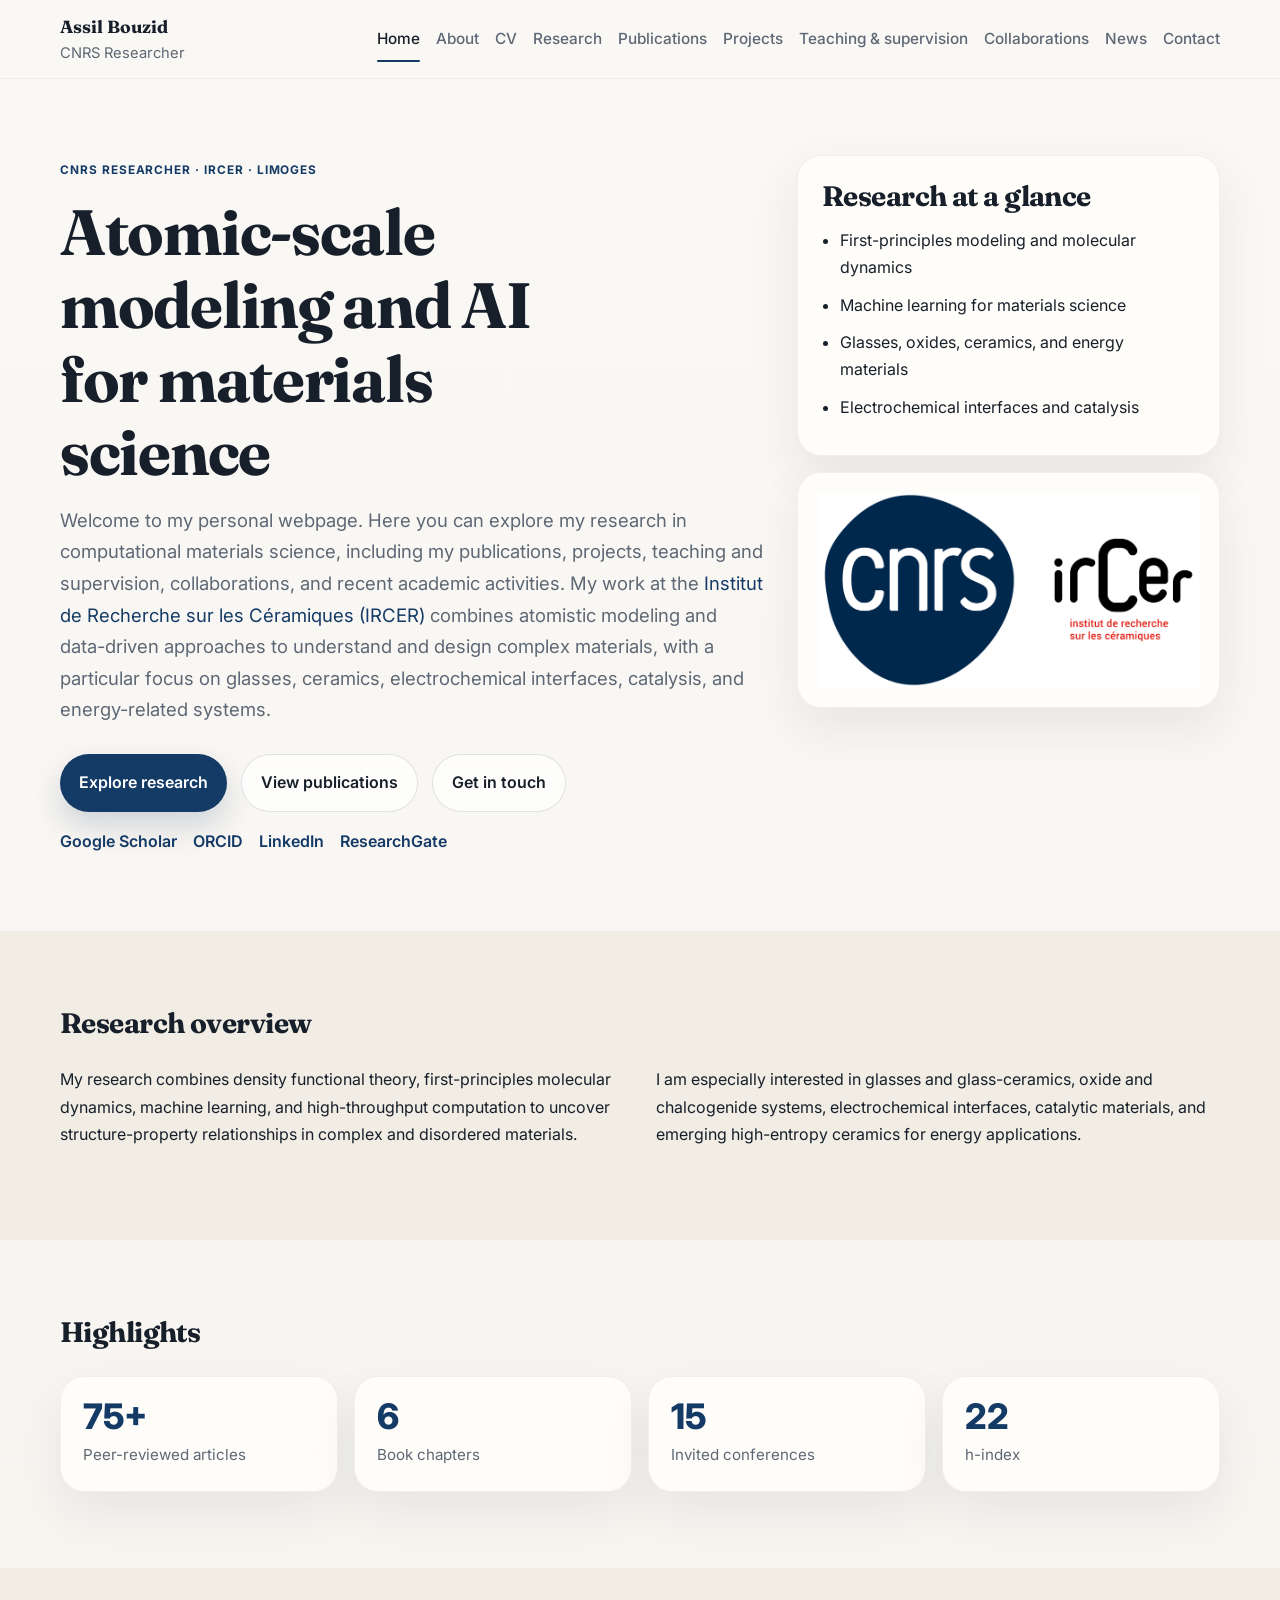
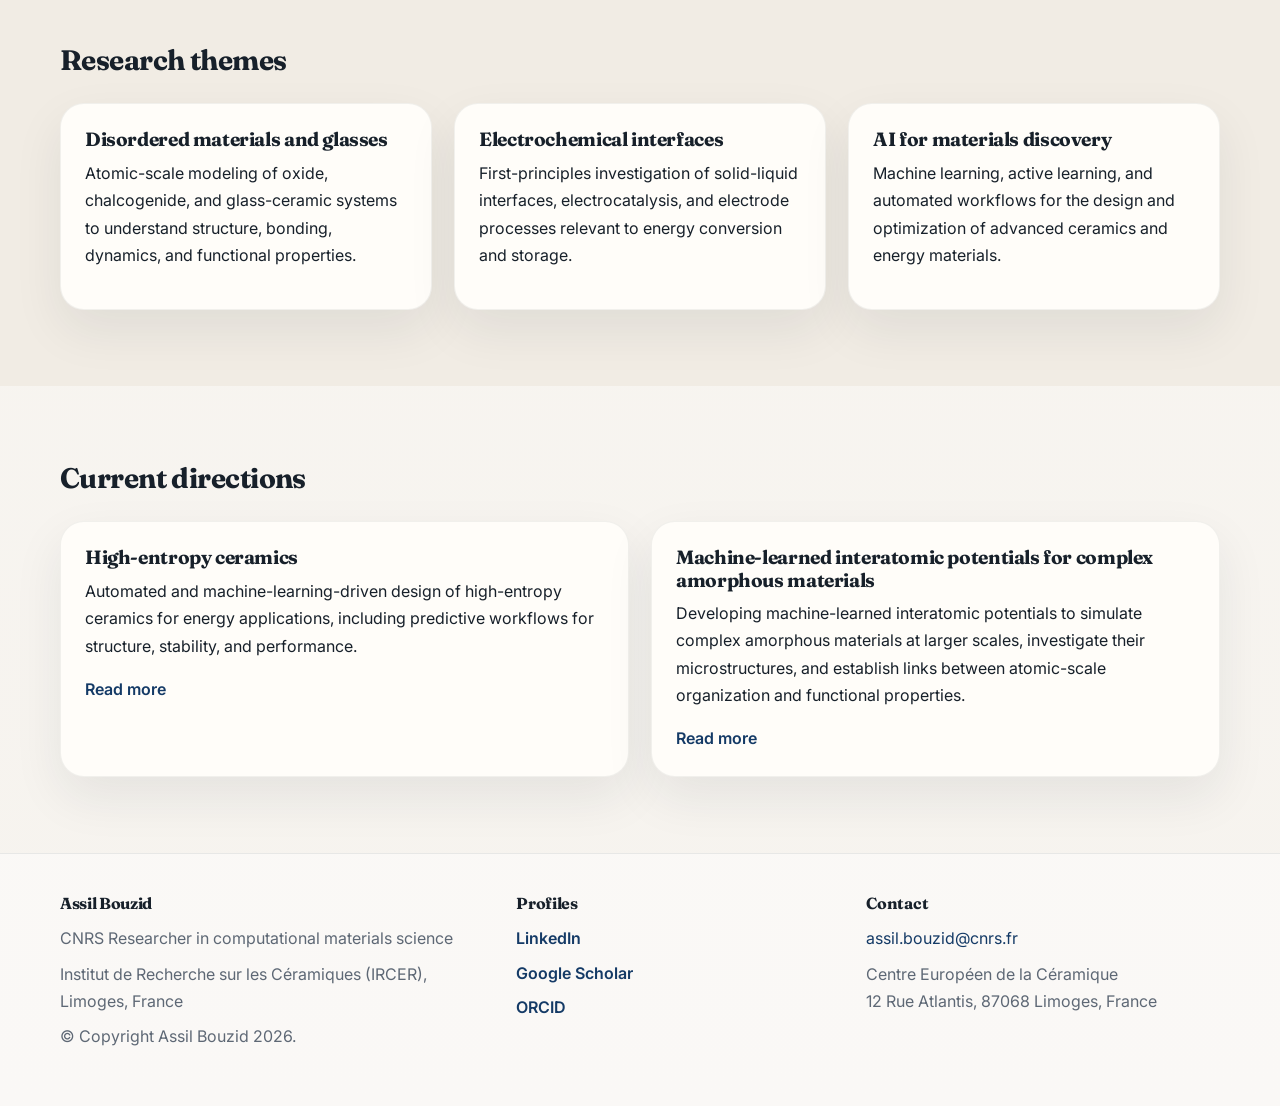
<file: index.html>
<!DOCTYPE html>
<html lang="en">
<head>
  <meta charset="UTF-8" />
  <meta name="viewport" content="width=device-width, initial-scale=1.0" />
  <title>Home | Assil Bouzid</title>
  <meta name="description" content="Academic website of Assil Bouzid, CNRS researcher in computational materials science." />

  <meta name="author" content="Assil Bouzid" />
  <meta name="robots" content="index, follow" />
  <link rel="canonical" href="https://assilbouzid.github.io/" />

  <meta property="og:type" content="website" />
  <meta property="og:title" content="Home | Assil Bouzid" />
  <meta property="og:description" content="Academic website of Assil Bouzid, CNRS researcher in computational materials science." />
  <meta property="og:url" content=" https://assilbouzid.github.io/" />
  <meta property="og:site_name" content="Assil Bouzid" />
  <meta property="og:locale" content="en_US" />

  <meta name="twitter:card" content="summary_large_image" />
  <meta name="twitter:title" content="Home | Assil Bouzid" />
  <meta name="twitter:description" content="Academic website of Assil Bouzid, CNRS researcher in computational materials science." />

  <link rel="preconnect" href="https://fonts.googleapis.com">
  <link rel="preconnect" href="https://fonts.gstatic.com" crossorigin>
  <link href="https://fonts.googleapis.com/css2?family=Inter:wght@400;500;600;700;800&family=Fraunces:opsz,wght@9..144,600;9..144,700&display=swap" rel="stylesheet">
  <link rel="stylesheet" href="assets/css/style.css" />

  <script type="application/ld+json">
  {
    "@context": "https://schema.org",
    "@type": "WebSite",
    "name": "Assil Bouzid",
    "url": " https://assilbouzid.github.io/"
  }
  </script>

  <script type="application/ld+json">
  {
    "@context": "https://schema.org",
    "@type": "Person",
    "name": "Assil Bouzid",
    "url": " https://assilbouzid.github.io/",
    "jobTitle": "CNRS Researcher",
    "affiliation": {
      "@type": "Organization",
      "name": "Institut de Recherche sur les Céramiques (IRCER)"
    },
    "sameAs": [
      "https://scholar.google.ch/citations?user=bP3VzBwAAAAJ&hl=en",
      "https://orcid.org/0000-0002-9363-7240",
      "https://www.linkedin.com/in/assil-bouzid-abba86112/",
      "https://www.researchgate.net/profile/Assil-Bouzid?ev=hdr_xprf"
    ]
  }
  </script>
</head>
<body>
  <header class="site-header">
    <div class="container header-inner">
      <a class="brand" href="index.html">
        <span class="brand-name">Assil Bouzid</span>
        <span class="brand-role">CNRS Researcher</span>
      </a>
      <button class="nav-toggle" aria-label="Toggle navigation" aria-expanded="false">Menu</button>
      <nav class="site-nav" id="site-nav">
        <a href="index.html" class="active">Home</a>
<a href="about.html">About</a>
<a href="education.html">CV</a>
<a href="research.html">Research</a>
<a href="publications.html">Publications</a>
<a href="projects.html">Projects</a>
<a href="teaching.html">Teaching & supervision</a>
<a href="collaborations.html">Collaborations</a>
<a href="news.html">News</a>
<a href="contact.html">Contact</a>
      </nav>
    </div>
  </header>

  

  <main>
    
<section class="section">
  <div class="container">
    <div class="hero-grid">
      <div>
        <span class="eyebrow">CNRS researcher · IRCER · Limoges</span>
        <h1 class="display-title">Atomic-scale modeling and AI for materials science</h1>
        <p class="lead">
          Welcome to my personal webpage. Here you can explore my research in computational materials science, 
          including my publications, projects, teaching and supervision, collaborations, and recent academic 
          activities.  My work at the <a href="https://www.ircer.fr/" target="_blank" rel="noopener">Institut de Recherche sur les Céramiques (IRCER)</a> combines atomistic modeling and data-driven approaches to understand and design complex materials, with a particular focus on glasses, ceramics, electrochemical interfaces, catalysis, and energy-related systems.
        </p>
        <div class="button-row">
          <a class="button button-primary" href="research.html">Explore research</a>
          <a class="button button-secondary" href="publications.html">View publications</a>
          <a class="button button-secondary" href="contact.html">Get in touch</a>
        </div>
        <div class="profile-links">
          <a href="https://scholar.google.ch/citations?user=bP3VzBwAAAAJ&hl=en" target="_blank" rel="noopener">Google Scholar</a>
          <a href="https://orcid.org/0000-0002-9363-7240" target="_blank" rel="noopener">ORCID</a>
          <a href="https://www.linkedin.com/in/assil-bouzid-abba86112/" target="_blank" rel="noopener">LinkedIn</a>
          <a href="https://www.researchgate.net/profile/Assil-Bouzid?ev=hdr_xprf" target="_blank" rel="noopener">ResearchGate</a>
        </div>
      </div>
        <div class="hero-side">
          <aside class="hero-card">
            <h2>Research at a glance</h2>
            <ul class="icon-list">
              <li>First-principles modeling and molecular dynamics</li>
              <li>Machine learning for materials science</li>
              <li>Glasses, oxides, ceramics, and energy materials</li>
              <li>Electrochemical interfaces and catalysis</li>
            </ul>
          </aside>

          <div class="hero-logo">
            <img src="images/cnrs-ircer.png" alt="IRCER and CNRS logo" class="hero-logo-image">
          </div>
        </div>
      </div>
  </div>
</section>

<section class="section section-soft">
  <div class="container">
    <div class="section-heading">
      <h2>Research overview</h2>
    </div>
    <div class="two-column-text">
      <p>
        My research combines density functional theory, first-principles molecular dynamics,
        machine learning, and high-throughput computation to uncover structure-property relationships
        in complex and disordered materials.
      </p>
      <p>
        I am especially interested in glasses and glass-ceramics, oxide and chalcogenide systems,
        electrochemical interfaces, catalytic materials, and emerging high-entropy ceramics for
        energy applications.
      </p>
    </div>
  </div>
</section>

<section class="section">
  <div class="container">
    <div class="section-heading">
      <h2>Highlights</h2>
    </div>
    <div class="stats-grid">
      <article class="stat-card">
        <span class="stat-number">75+</span>
        <span class="stat-label">Peer-reviewed articles</span>
      </article>
      <article class="stat-card">
        <span class="stat-number">6</span>
        <span class="stat-label">Book chapters</span>
      </article>
      <article class="stat-card">
        <span class="stat-number">15</span>
        <span class="stat-label">Invited conferences</span>
      </article>
      <article class="stat-card">
        <span class="stat-number">22</span>
        <span class="stat-label">h-index</span>
      </article>
    </div>
  </div>
</section>

<section class="section section-soft">
  <div class="container">
    <div class="section-heading">
      <h2>Research themes</h2>
    </div>
    <div class="card-grid three-up">
      <article class="card">
        <h3>Disordered materials and glasses</h3>
        <p>
          Atomic-scale modeling of oxide, chalcogenide, and glass-ceramic systems to understand
          structure, bonding, dynamics, and functional properties.
        </p>
      </article>
      <article class="card">
        <h3>Electrochemical interfaces</h3>
        <p>
          First-principles investigation of solid-liquid interfaces, electrocatalysis,
          and electrode processes relevant to energy conversion and storage.
        </p>
      </article>
      <article class="card">
        <h3>AI for materials discovery</h3>
        <p>
          Machine learning, active learning, and automated workflows for the design and
          optimization of advanced ceramics and energy materials.
        </p>
      </article>
    </div>
  </div>
</section>

<section class="section">
    <div class="container">
    <div class="section-heading">
      <h2>Current directions</h2>
    </div>
    <div class="card-grid two-up">
      <article class="card">
        <h3>High-entropy ceramics</h3>
        <p>
          Automated and machine-learning-driven design of high-entropy ceramics for energy applications,
          including predictive workflows for structure, stability, and performance.
        </p>
        <a class="text-link" href="projects.html">Read more</a>
      </article>
      <article class="card">
        <h3>Machine-learned interatomic potentials for complex amorphous materials</h3>
        <p>
        Developing machine-learned interatomic potentials to simulate complex amorphous materials at larger scales,
        investigate their microstructures, and establish links between atomic-scale organization and functional properties.
        </p>
        <a class="text-link" href="projects.html">Read more</a>
      </article>
    </div>
  </div>
</section>

  </main>

  <footer class="site-footer">
    <div class="container footer-grid">
      <div>
        <h3>Assil Bouzid</h3>
        <p>CNRS Researcher in computational materials science</p>
        <p>Institut de Recherche sur les Céramiques (IRCER), Limoges, France</p>
        <p>&copy; Copyright Assil Bouzid 2026.</p>
      </div>
      <div>
        <h3>Profiles</h3>
        <div class="footer-links">
          
<a href="https://www.linkedin.com/in/assil-bouzid-abba86112/" target="_blank" rel="noopener">LinkedIn</a>
<a href="https://scholar.google.ch/citations?user=bP3VzBwAAAAJ&hl=en" target="_blank" rel="noopener">Google Scholar</a>
<a href="https://orcid.org/0000-0002-9363-7240" target="_blank" rel="noopener">ORCID</a>

        </div>
      </div>
      <div>
        <h3>Contact</h3>
        <p><a href="mailto:assil.bouzid@cnrs.fr">assil.bouzid@cnrs.fr</a></p>
        <p>Centre Européen de la Céramique<br>12 Rue Atlantis, 87068 Limoges, France</p>
      </div>
    </div>
  </footer>

  <script src="assets/js/main.js"></script>
</body>
</html>
</file>
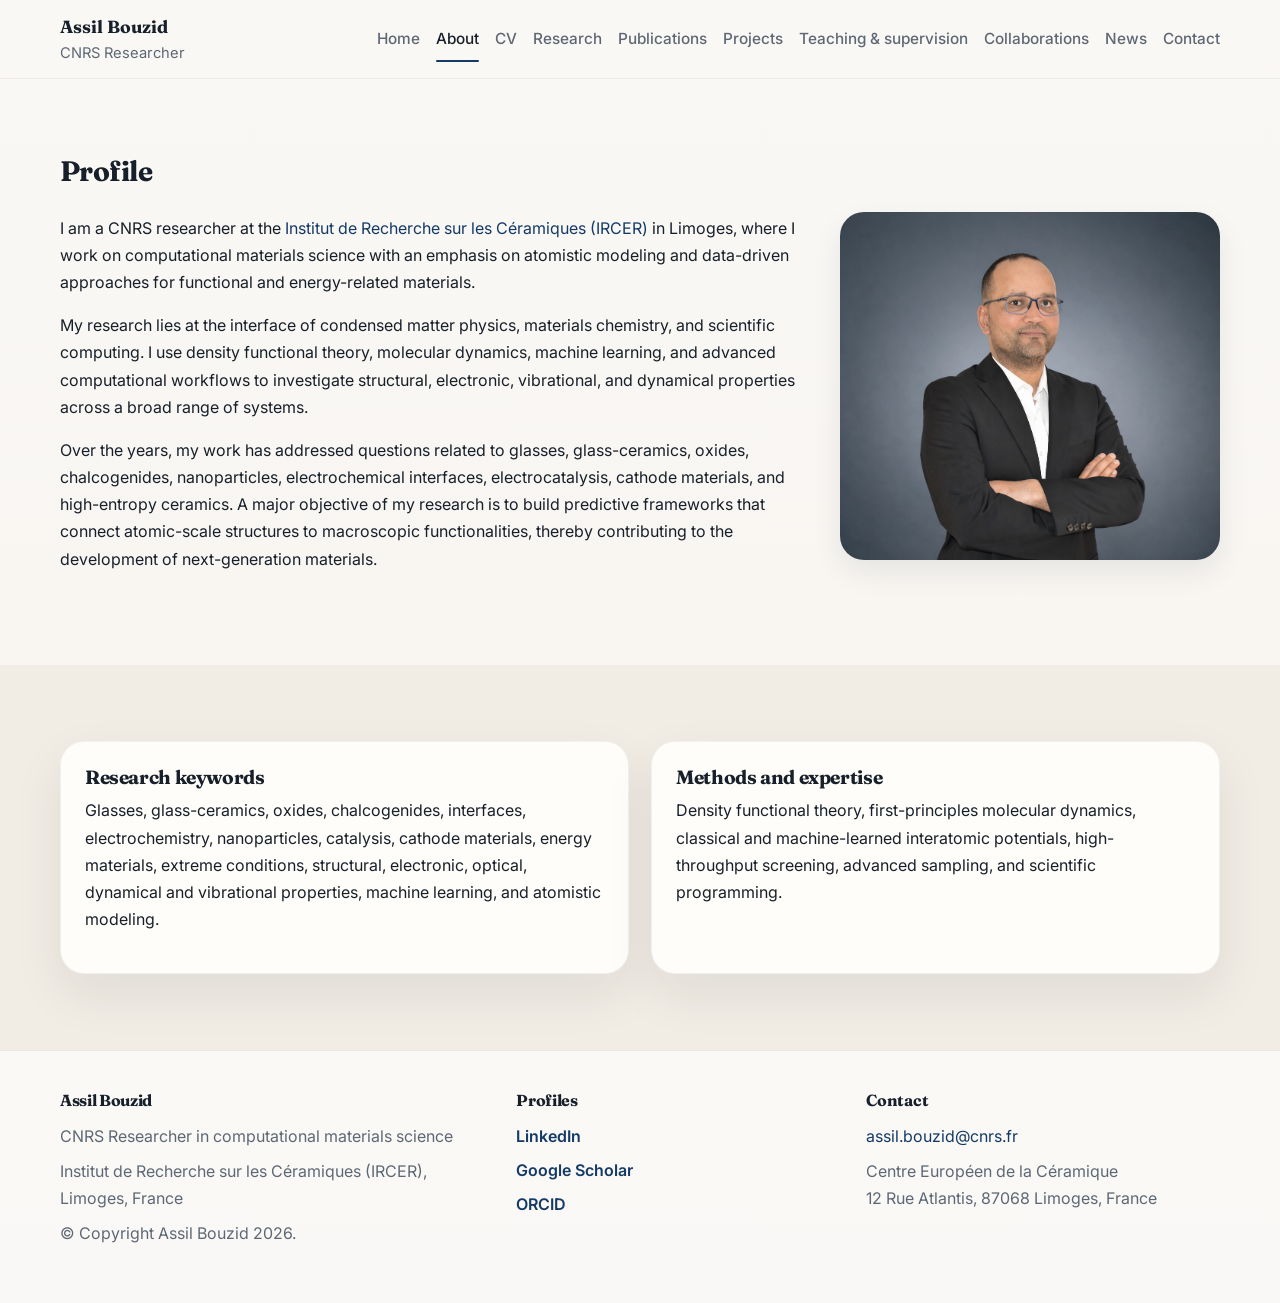
<file: about.html>
<!DOCTYPE html>
<html lang="en">
<head>
  <meta charset="UTF-8" />
  <meta name="viewport" content="width=device-width, initial-scale=1.0" />
  <title>About | Assil Bouzid</title>
  <meta name="description" content="Academic website of Assil Bouzid, CNRS researcher in computational materials science." />
  <meta name="author" content="Assil Bouzid" />
  <meta name="robots" content="index, follow" />
  <link rel="canonical" href="https://assilbouzid.github.io/about.html" />

  <meta property="og:type" content="website" />
  <meta property="og:title" content="About | Assil Bouzid" />
  <meta property="og:description" content="Academic website of Assil Bouzid, CNRS researcher in computational materials science." />
  <meta property="og:url" content="https://assilbouzid.github.io/about.html" />
  <meta property="og:site_name" content="Assil Bouzid" />
  <meta property="og:locale" content="en_US" />

  <meta name="twitter:card" content="summary" />
  <meta name="twitter:title" content="About | Assil Bouzid" />
  <meta name="twitter:description" content="Academic website of Assil Bouzid, CNRS researcher in computational materials science." />

  <link rel="preconnect" href="https://fonts.googleapis.com">
  <link rel="preconnect" href="https://fonts.gstatic.com" crossorigin>
  <link href="https://fonts.googleapis.com/css2?family=Inter:wght@400;500;600;700;800&family=Fraunces:opsz,wght@9..144,600;9..144,700&display=swap" rel="stylesheet">
  <link rel="stylesheet" href="assets/css/style.css" />

  <script type="application/ld+json">
  {
    "@context": "https://schema.org",
    "@type": "WebPage",
    "name": "About | Assil Bouzid",
    "url": "https://assilbouzid.github.io/about.html",
    "description": "Academic website of Assil Bouzid, CNRS researcher in computational materials science."
  }
  </script>

  <script type="application/ld+json">
  {
    "@context": "https://schema.org",
    "@type": "Person",
    "name": "Assil Bouzid",
    "url": "https://assilbouzid.github.io/",
    "image": "https://assilbouzid.github.io/images/AssilBouzid.png",
    "jobTitle": "CNRS Researcher",
    "affiliation": {
      "@type": "Organization",
      "name": "Institut de Recherche sur les Céramiques (IRCER)"
    },
    "sameAs": [
      "https://www.linkedin.com/in/assil-bouzid-abba86112/",
      "https://scholar.google.ch/citations?user=bP3VzBwAAAAJ&hl=en",
      "https://orcid.org/0000-0002-9363-7240"
    ]
  }
  </script>
</head>
<body>
  <header class="site-header">
    <div class="container header-inner">
      <a class="brand" href="index.html">
        <span class="brand-name">Assil Bouzid</span>
        <span class="brand-role">CNRS Researcher</span>
      </a>
      <button class="nav-toggle" aria-label="Toggle navigation" aria-expanded="false">Menu</button>
      <nav class="site-nav" id="site-nav">
        <a href="index.html">Home</a>
        <a href="about.html" class="active">About</a>
        <a href="education.html">CV</a>
        <a href="research.html">Research</a>
        <a href="publications.html">Publications</a>
        <a href="projects.html">Projects</a>
        <a href="teaching.html">Teaching & supervision</a>
        <a href="collaborations.html">Collaborations</a>
        <a href="news.html">News</a>
        <a href="contact.html">Contact</a>
      </nav>
    </div>
  </header>

  <main>
    <section class="section">
      <div class="container">
        <div class="about-layout">
          <div class="about-text">
            <div class="section-heading">
              <h2>Profile</h2>
            </div>
            <p>
              I am a CNRS researcher at the <a href="https://www.ircer.fr/" target="_blank" rel="noopener">Institut de Recherche sur les Céramiques (IRCER)</a> in Limoges,
              where I work on computational materials science with an emphasis on atomistic modeling and
              data-driven approaches for functional and energy-related materials.
            </p>
            <p>
              My research lies at the interface of condensed matter physics, materials chemistry, and
              scientific computing. I use density functional theory, molecular dynamics, machine learning,
              and advanced computational workflows to investigate structural, electronic, vibrational,
              and dynamical properties across a broad range of systems.
            </p>
            <p>
              Over the years, my work has addressed questions related to glasses, glass-ceramics, oxides,
              chalcogenides, nanoparticles, electrochemical interfaces, electrocatalysis, cathode materials,
              and high-entropy ceramics. A major objective of my research is to build predictive frameworks
              that connect atomic-scale structures to macroscopic functionalities, thereby contributing to the development
              of next-generation materials.
            </p>
          </div>

          <aside class="about-photo-card">
            <img src="images/AssilBouzid.png" alt="Portrait of Assil Bouzid" class="about-photo">
          </aside>
        </div>
      </div>
    </section>

    <section class="section section-soft">
      <div class="container">
        <div class="card-grid two-up">
          <article class="card">
            <h3>Research keywords</h3>
            <p>
              Glasses, glass-ceramics, oxides, chalcogenides, interfaces, electrochemistry,
              nanoparticles, catalysis, cathode materials, energy materials, extreme conditions,
              structural, electronic, optical, dynamical and vibrational properties, 
              machine learning, and atomistic modeling.
            </p>
          </article>
          <article class="card">
            <h3>Methods and expertise</h3>
            <p>
              Density functional theory, first-principles molecular dynamics, classical and
              machine-learned interatomic potentials, high-throughput screening, advanced sampling,
              and scientific programming.
            </p>
          </article>
        </div>
      </div>
    </section>

  </main>

  <footer class="site-footer">
    <div class="container footer-grid">
      <div>
        <h3>Assil Bouzid</h3>
        <p>CNRS Researcher in computational materials science</p>
        <p>Institut de Recherche sur les Céramiques (IRCER), Limoges, France</p>
        <p>&copy; Copyright Assil Bouzid 2026.</p>
      </div>
      <div>
        <h3>Profiles</h3>
        <div class="footer-links">
          <a href="https://www.linkedin.com/in/assil-bouzid-abba86112/" target="_blank" rel="noopener">LinkedIn</a>
          <a href="https://scholar.google.ch/citations?user=bP3VzBwAAAAJ&hl=en" target="_blank" rel="noopener">Google Scholar</a>
          <a href="https://orcid.org/0000-0002-9363-7240" target="_blank" rel="noopener">ORCID</a>
        </div>
      </div>
      <div>
        <h3>Contact</h3>
        <p><a href="mailto:assil.bouzid@cnrs.fr">assil.bouzid@cnrs.fr</a></p>
        <p>Centre Européen de la Céramique<br>12 Rue Atlantis, 87068 Limoges, France</p>
      </div>
    </div>
  </footer>

  <script src="assets/js/main.js"></script>
</body>
</html>
</file>
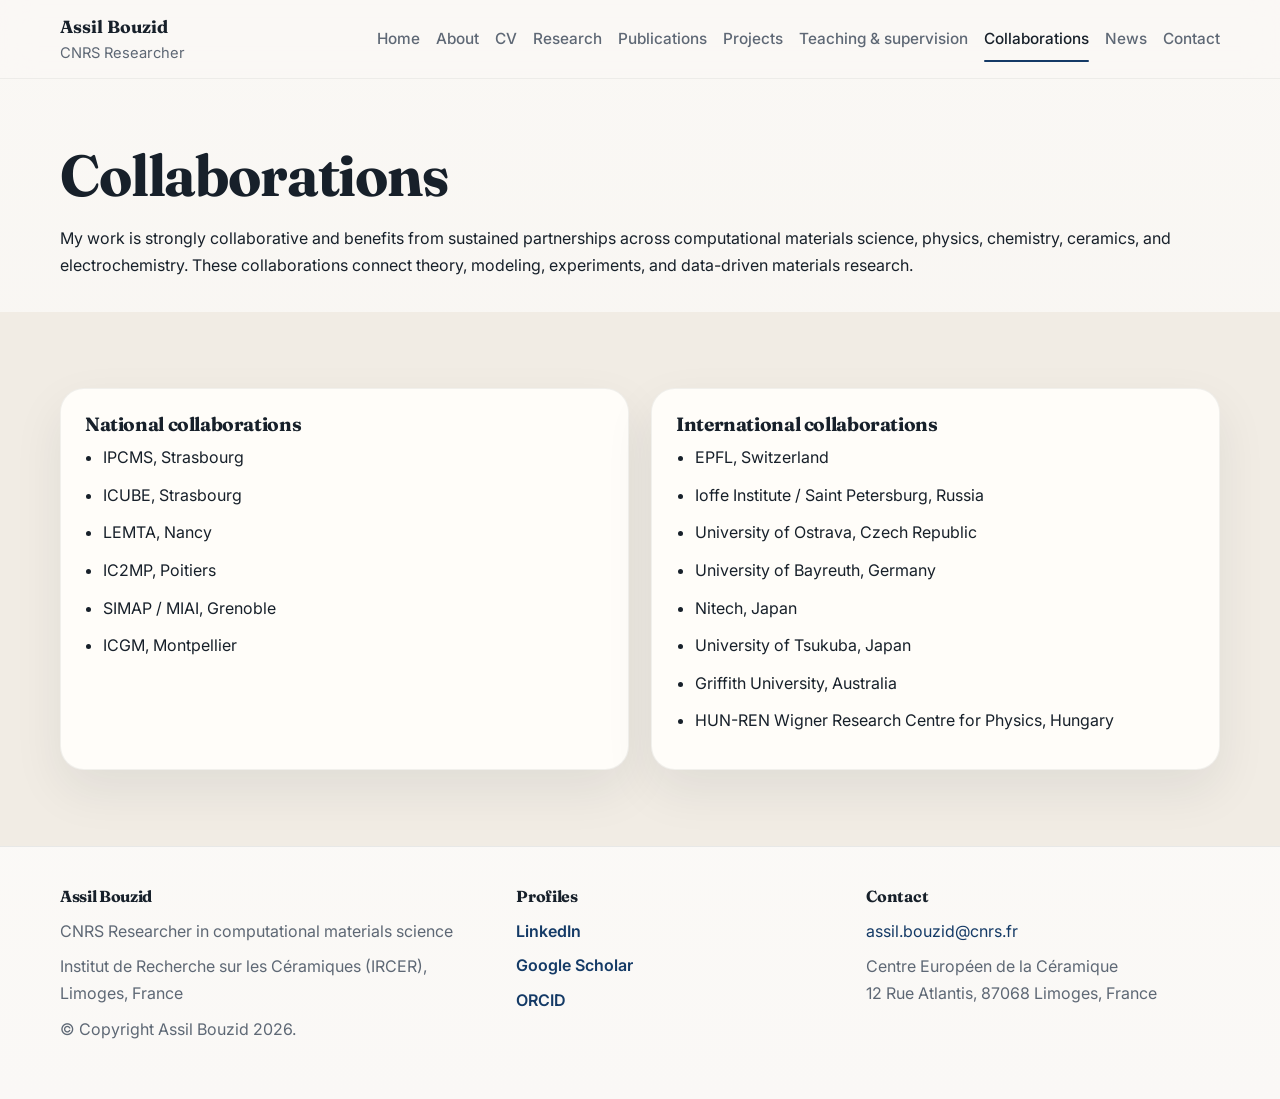
<file: collaborations.html>
<!DOCTYPE html>
<html lang="en">
<head>
  <meta charset="UTF-8" />
  <meta name="viewport" content="width=device-width, initial-scale=1.0" />
  <title>Collaborations | Assil Bouzid</title>
  <meta name="description" content="Academic website of Assil Bouzid, CNRS researcher in computational materials science." />
  <meta name="author" content="Assil Bouzid" />
  <meta name="robots" content="index, follow" />
  <link rel="canonical" href="https://assilbouzid.github.io/collaborations.html" />

  <meta property="og:type" content="website" />
  <meta property="og:title" content="Collaborations | Assil Bouzid" />
  <meta property="og:description" content="Academic website of Assil Bouzid, CNRS researcher in computational materials science." />
  <meta property="og:url" content="https://assilbouzid.github.io/collaborations.html" />
  <meta property="og:site_name" content="Assil Bouzid" />
  <meta property="og:locale" content="en_US" />

  <meta name="twitter:card" content="summary" />
  <meta name="twitter:title" content="Collaborations | Assil Bouzid" />
  <meta name="twitter:description" content="Academic website of Assil Bouzid, CNRS researcher in computational materials science." />

  <link rel="preconnect" href="https://fonts.googleapis.com">
  <link rel="preconnect" href="https://fonts.gstatic.com" crossorigin>
  <link href="https://fonts.googleapis.com/css2?family=Inter:wght@400;500;600;700;800&family=Fraunces:opsz,wght@9..144,600;9..144,700&display=swap" rel="stylesheet">
  <link rel="stylesheet" href="assets/css/style.css" />

  <script type="application/ld+json">
  {
    "@context": "https://schema.org",
    "@type": "WebPage",
    "name": "Collaborations | Assil Bouzid",
    "url": "https://assilbouzid.github.io/collaborations.html",
    "description": "Academic website of Assil Bouzid, CNRS researcher in computational materials science."
  }
  </script>

  <script type="application/ld+json">
  {
    "@context": "https://schema.org",
    "@type": "Person",
    "name": "Assil Bouzid",
    "url": "https://assilbouzid.github.io/",
    "jobTitle": "CNRS Researcher",
    "affiliation": {
      "@type": "Organization",
      "name": "Institut de Recherche sur les Céramiques (IRCER)"
    },
    "sameAs": [
      "https://www.linkedin.com/in/assil-bouzid-abba86112/",
      "https://scholar.google.ch/citations?user=bP3VzBwAAAAJ&hl=en",
      "https://orcid.org/0000-0002-9363-7240"
    ]
  }
  </script>
</head>
<body>
  <header class="site-header">
    <div class="container header-inner">
      <a class="brand" href="index.html">
        <span class="brand-name">Assil Bouzid</span>
        <span class="brand-role">CNRS Researcher</span>
      </a>
      <button class="nav-toggle" aria-label="Toggle navigation" aria-expanded="false">Menu</button>
      <nav class="site-nav" id="site-nav">
        <a href="index.html">Home</a>
<a href="about.html">About</a>
<a href="education.html">CV</a>
<a href="research.html">Research</a>
<a href="publications.html">Publications</a>
<a href="projects.html">Projects</a>
<a href="teaching.html">Teaching & supervision</a>
<a href="collaborations.html" class="active">Collaborations</a>
<a href="news.html">News</a>
<a href="contact.html">Contact</a>
      </nav>
    </div>
  </header>

  
        <section class="page-hero">
          <div class="container">
            <h1>Collaborations</h1>
            <p>
              My work is strongly collaborative and benefits from sustained partnerships across
              computational materials science, physics, chemistry, ceramics, and electrochemistry.
              These collaborations connect theory, modeling, experiments, and data-driven materials research.
          </p>
          </div>
        </section>
        

  <main>
    


<section class="section section-soft">
  <div class="container">
    <div class="card-grid two-up">
      <article class="card">
        <h3>National collaborations</h3>
        <ul class="clean-list">
          <li>IPCMS, Strasbourg</li><li>ICUBE, Strasbourg</li><li>LEMTA, Nancy</li><li>IC2MP, Poitiers</li><li>SIMAP / MIAI, Grenoble</li><li>ICGM, Montpellier</li>
        </ul>
      </article>
      <article class="card">
        <h3>International collaborations</h3>
        <ul class="clean-list">
          <li>EPFL, Switzerland</li><li>Ioffe Institute / Saint Petersburg, Russia</li><li>University of Ostrava, Czech Republic</li><li>University of Bayreuth, Germany</li><li>Nitech, Japan</li><li>University of Tsukuba, Japan</li><li>Griffith University, Australia</li><li>HUN-REN Wigner Research Centre for Physics, Hungary</li>
        </ul>
      </article>
    </div>
  </div>
</section>

  </main>

  <footer class="site-footer">
    <div class="container footer-grid">
      <div>
        <h3>Assil Bouzid</h3>
        <p>CNRS Researcher in computational materials science</p>
        <p>Institut de Recherche sur les Céramiques (IRCER), Limoges, France</p>
        <p>&copy; Copyright Assil Bouzid 2026.</p>
      </div>
      <div>
        <h3>Profiles</h3>
        <div class="footer-links">
          
<a href="https://www.linkedin.com/in/assil-bouzid-abba86112/" target="_blank" rel="noopener">LinkedIn</a>
<a href="https://scholar.google.ch/citations?user=bP3VzBwAAAAJ&hl=en" target="_blank" rel="noopener">Google Scholar</a>
<a href="https://orcid.org/0000-0002-9363-7240" target="_blank" rel="noopener">ORCID</a>

        </div>
      </div>
      <div>
        <h3>Contact</h3>
        <p><a href="mailto:assil.bouzid@cnrs.fr">assil.bouzid@cnrs.fr</a></p>
        <p>Centre Européen de la Céramique<br>12 Rue Atlantis, 87068 Limoges, France</p>
      </div>
    </div>
  </footer>

  <script src="assets/js/main.js"></script>
</body>
</html>
</file>
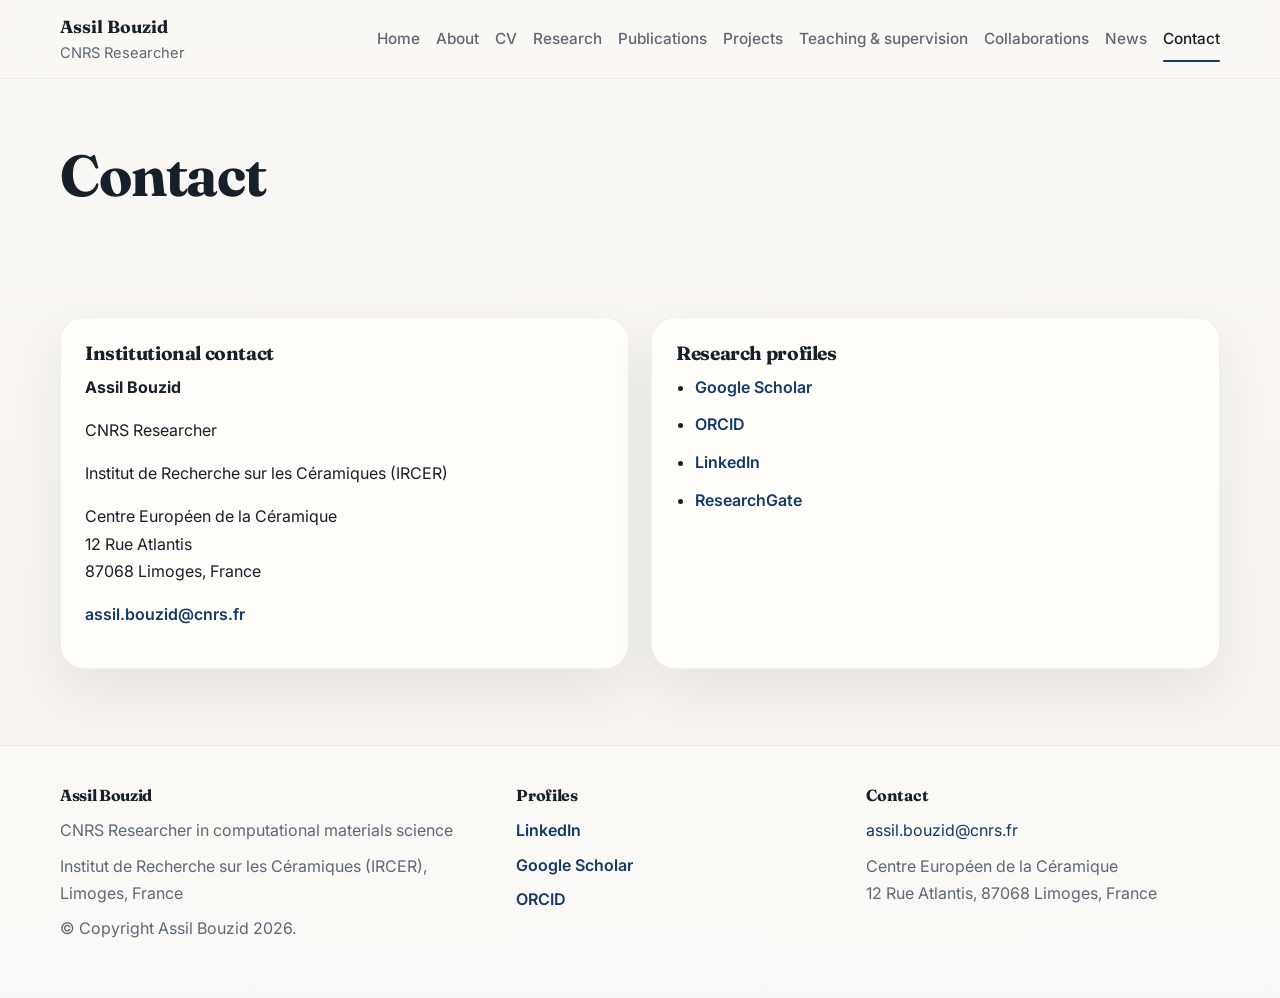
<file: contact.html>
<!DOCTYPE html>
<html lang="en">
<head>
  <meta charset="UTF-8" />
  <meta name="viewport" content="width=device-width, initial-scale=1.0" />
  <title>Contact | Assil Bouzid</title>
  <meta name="description" content="Academic website of Assil Bouzid, CNRS researcher in computational materials science." />
  <meta name="author" content="Assil Bouzid" />
  <meta name="robots" content="index, follow" />
  <link rel="canonical" href="https://assilbouzid.github.io/contact.html" />

  <meta property="og:type" content="website" />
  <meta property="og:title" content="Contact | Assil Bouzid" />
  <meta property="og:description" content="Academic website of Assil Bouzid, CNRS researcher in computational materials science." />
  <meta property="og:url" content="https://assilbouzid.github.io/contact.html" />
  <meta property="og:site_name" content="Assil Bouzid" />
  <meta property="og:locale" content="en_US" />

  <meta name="twitter:card" content="summary" />
  <meta name="twitter:title" content="Contact | Assil Bouzid" />
  <meta name="twitter:description" content="Academic website of Assil Bouzid, CNRS researcher in computational materials science." />

  <link rel="preconnect" href="https://fonts.googleapis.com">
  <link rel="preconnect" href="https://fonts.gstatic.com" crossorigin>
  <link href="https://fonts.googleapis.com/css2?family=Inter:wght@400;500;600;700;800&family=Fraunces:opsz,wght@9..144,600;9..144,700&display=swap" rel="stylesheet">
  <link rel="stylesheet" href="assets/css/style.css" />

  <script type="application/ld+json">
  {
    "@context": "https://schema.org",
    "@type": "WebPage",
    "name": "Contact | Assil Bouzid",
    "url": "https://assilbouzid.github.io/contact.html",
    "description": "Academic website of Assil Bouzid, CNRS researcher in computational materials science."
  }
  </script>

  <script type="application/ld+json">
  {
    "@context": "https://schema.org",
    "@type": "Person",
    "name": "Assil Bouzid",
    "url": "https://assilbouzid.github.io/",
    "jobTitle": "CNRS Researcher",
    "affiliation": {
      "@type": "Organization",
      "name": "Institut de Recherche sur les Céramiques (IRCER)"
    },
    "sameAs": [
      "https://www.linkedin.com/in/assil-bouzid-abba86112/",
      "https://scholar.google.ch/citations?user=bP3VzBwAAAAJ&hl=en",
      "https://orcid.org/0000-0002-9363-7240",
      "https://www.researchgate.net/profile/Assil-Bouzid?ev=hdr_xprf"
    ]
  }
  </script>
</head>
<body>
  <header class="site-header">
    <div class="container header-inner">
      <a class="brand" href="index.html">
        <span class="brand-name">Assil Bouzid</span>
        <span class="brand-role">CNRS Researcher</span>
      </a>
      <button class="nav-toggle" aria-label="Toggle navigation" aria-expanded="false">Menu</button>
      <nav class="site-nav" id="site-nav">
        <a href="index.html">Home</a>
<a href="about.html">About</a>
<a href="education.html">CV</a>
<a href="research.html">Research</a>
<a href="publications.html">Publications</a>
<a href="projects.html">Projects</a>
<a href="teaching.html">Teaching & supervision</a>
<a href="collaborations.html">Collaborations</a>
<a href="news.html">News</a>
<a href="contact.html" class="active">Contact</a>
      </nav>
    </div>
  </header>

  
        <section class="page-hero">
          <div class="container">
            <h1>Contact</h1>
           
          </div>
        </section>
        

  <main>
    
<section class="section">
  <div class="container">
    <div class="card-grid two-up">
      <article class="card">
        <h3>Institutional contact</h3>
        <p><strong>Assil Bouzid</strong></p>
        <p>CNRS Researcher</p>
        <p>Institut de Recherche sur les Céramiques (IRCER)</p>
        <p>Centre Européen de la Céramique<br>12 Rue Atlantis<br>87068 Limoges, France</p>
        <p><a class="text-link" href="mailto:assil.bouzid@cnrs.fr">assil.bouzid@cnrs.fr</a></p>
      </article>
      <article class="card">
        <h3>Research profiles</h3>
        <ul class="clean-list">
          <li><a class="text-link" href="https://scholar.google.ch/citations?user=bP3VzBwAAAAJ&hl=en" target="_blank" rel="noopener">Google Scholar</a></li>
          <li><a class="text-link" href="https://orcid.org/0000-0002-9363-7240" target="_blank" rel="noopener">ORCID</a></li>
          <li><a class="text-link" href="https://www.linkedin.com/in/assil-bouzid-abba86112/" target="_blank" rel="noopener">LinkedIn</a></li>
          <li><a class="text-link" href="https://www.researchgate.net/profile/Assil-Bouzid?ev=hdr_xprf" target="_blank" rel="noopener">ResearchGate</a></li>
        </ul>
      </article>
    </div>
  </div>
</section>

  </main>

  <footer class="site-footer">
    <div class="container footer-grid">
      <div>
        <h3>Assil Bouzid</h3>
        <p>CNRS Researcher in computational materials science</p>
        <p>Institut de Recherche sur les Céramiques (IRCER), Limoges, France</p>
        <p>&copy; Copyright Assil Bouzid 2026.</p>
      </div>
      <div>
        <h3>Profiles</h3>
        <div class="footer-links">
          
<a href="https://www.linkedin.com/in/assil-bouzid-abba86112/" target="_blank" rel="noopener">LinkedIn</a>
<a href="https://scholar.google.ch/citations?user=bP3VzBwAAAAJ&hl=en" target="_blank" rel="noopener">Google Scholar</a>
<a href="https://orcid.org/0000-0002-9363-7240" target="_blank" rel="noopener">ORCID</a>

        </div>
      </div>
      <div>
        <h3>Contact</h3>
        <p><a href="mailto:assil.bouzid@cnrs.fr">assil.bouzid@cnrs.fr</a></p>
        <p>Centre Européen de la Céramique<br>12 Rue Atlantis, 87068 Limoges, France</p>
      </div>
    </div>
  </footer>

  <script src="assets/js/main.js"></script>
</body>
</html>
</file>
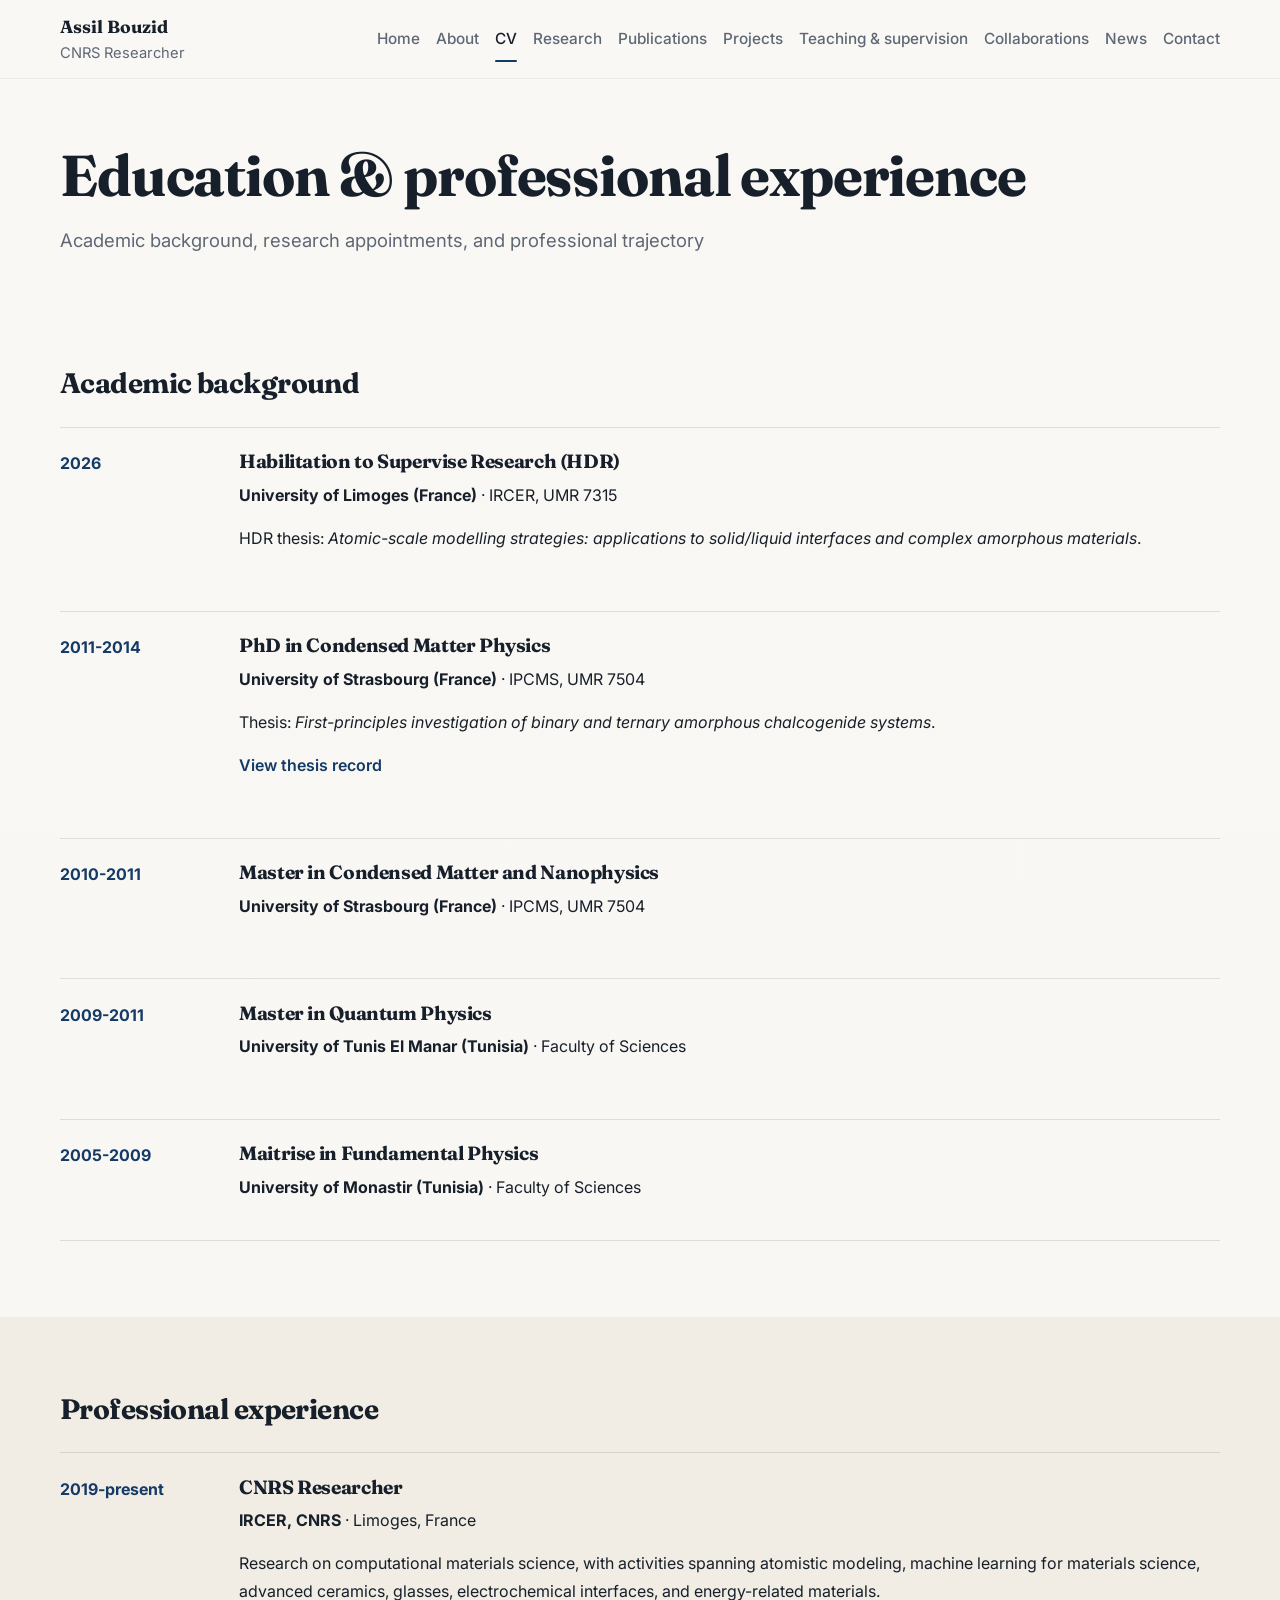
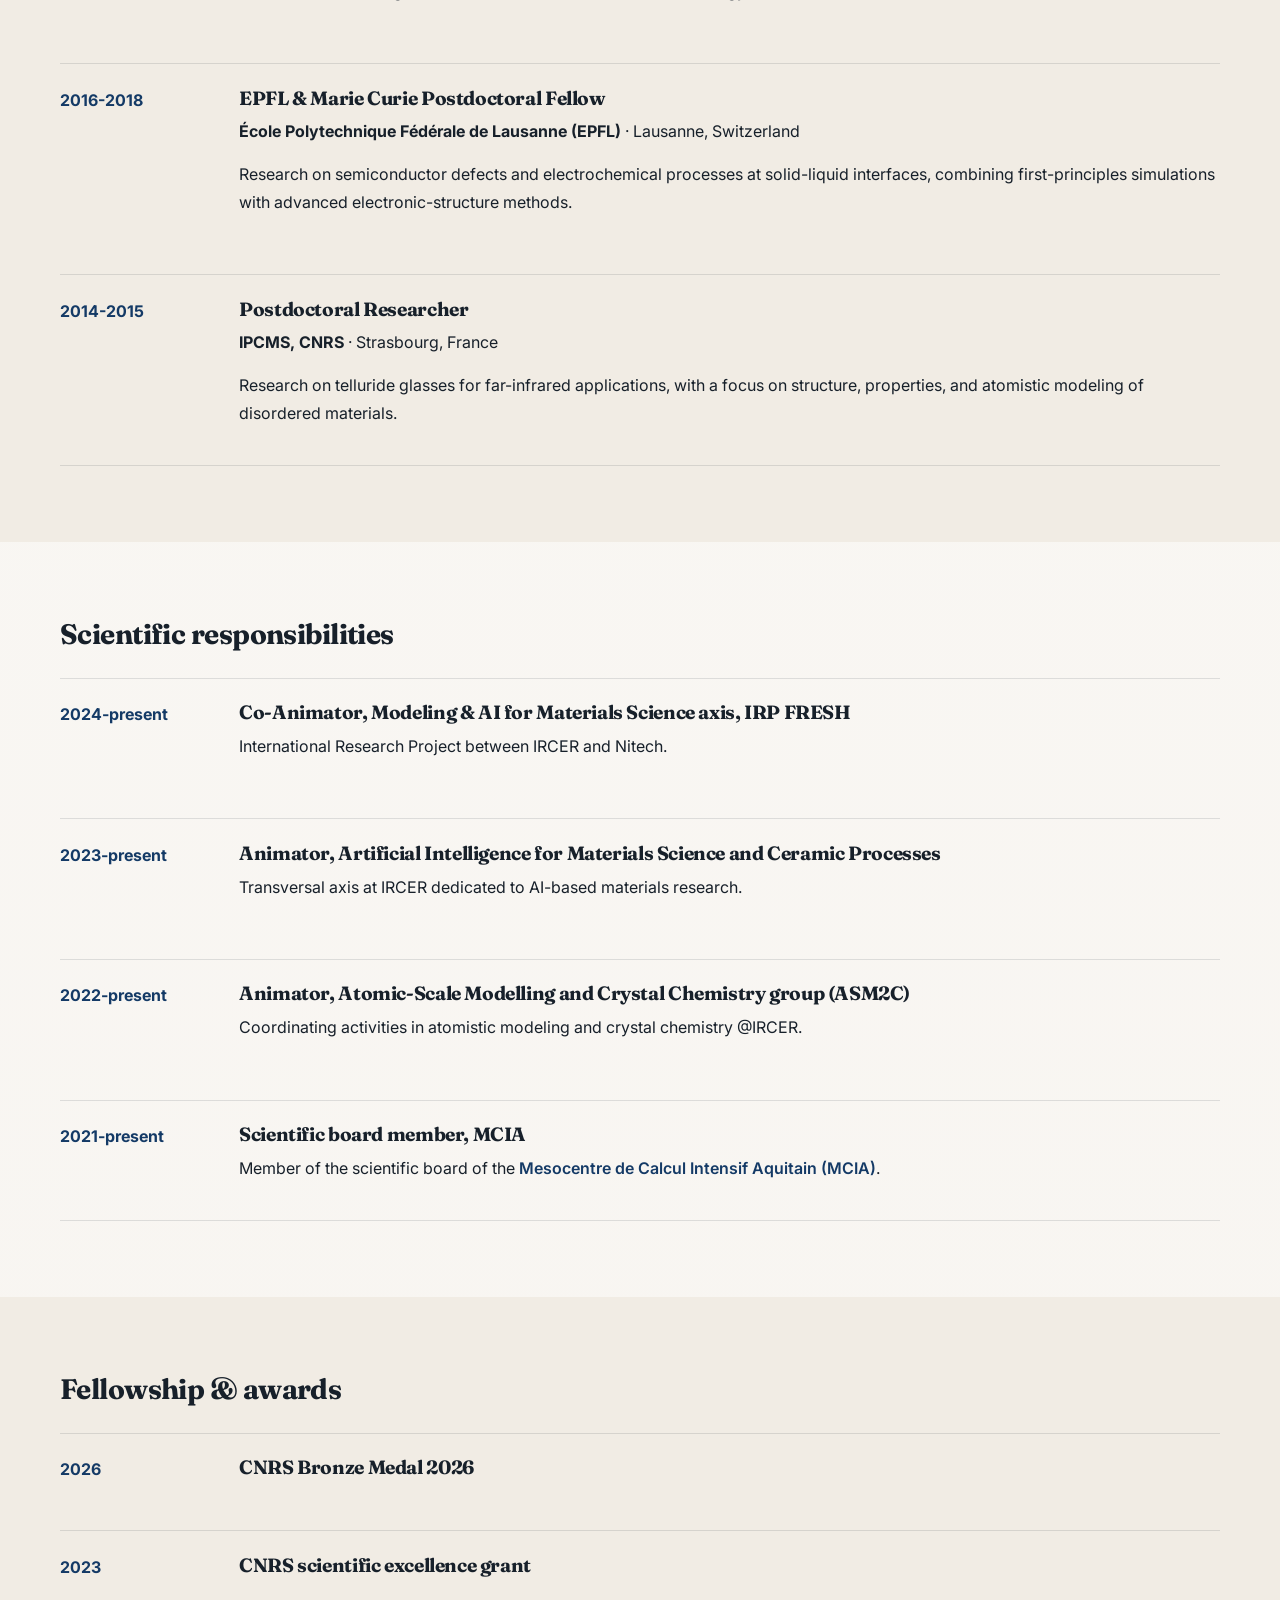
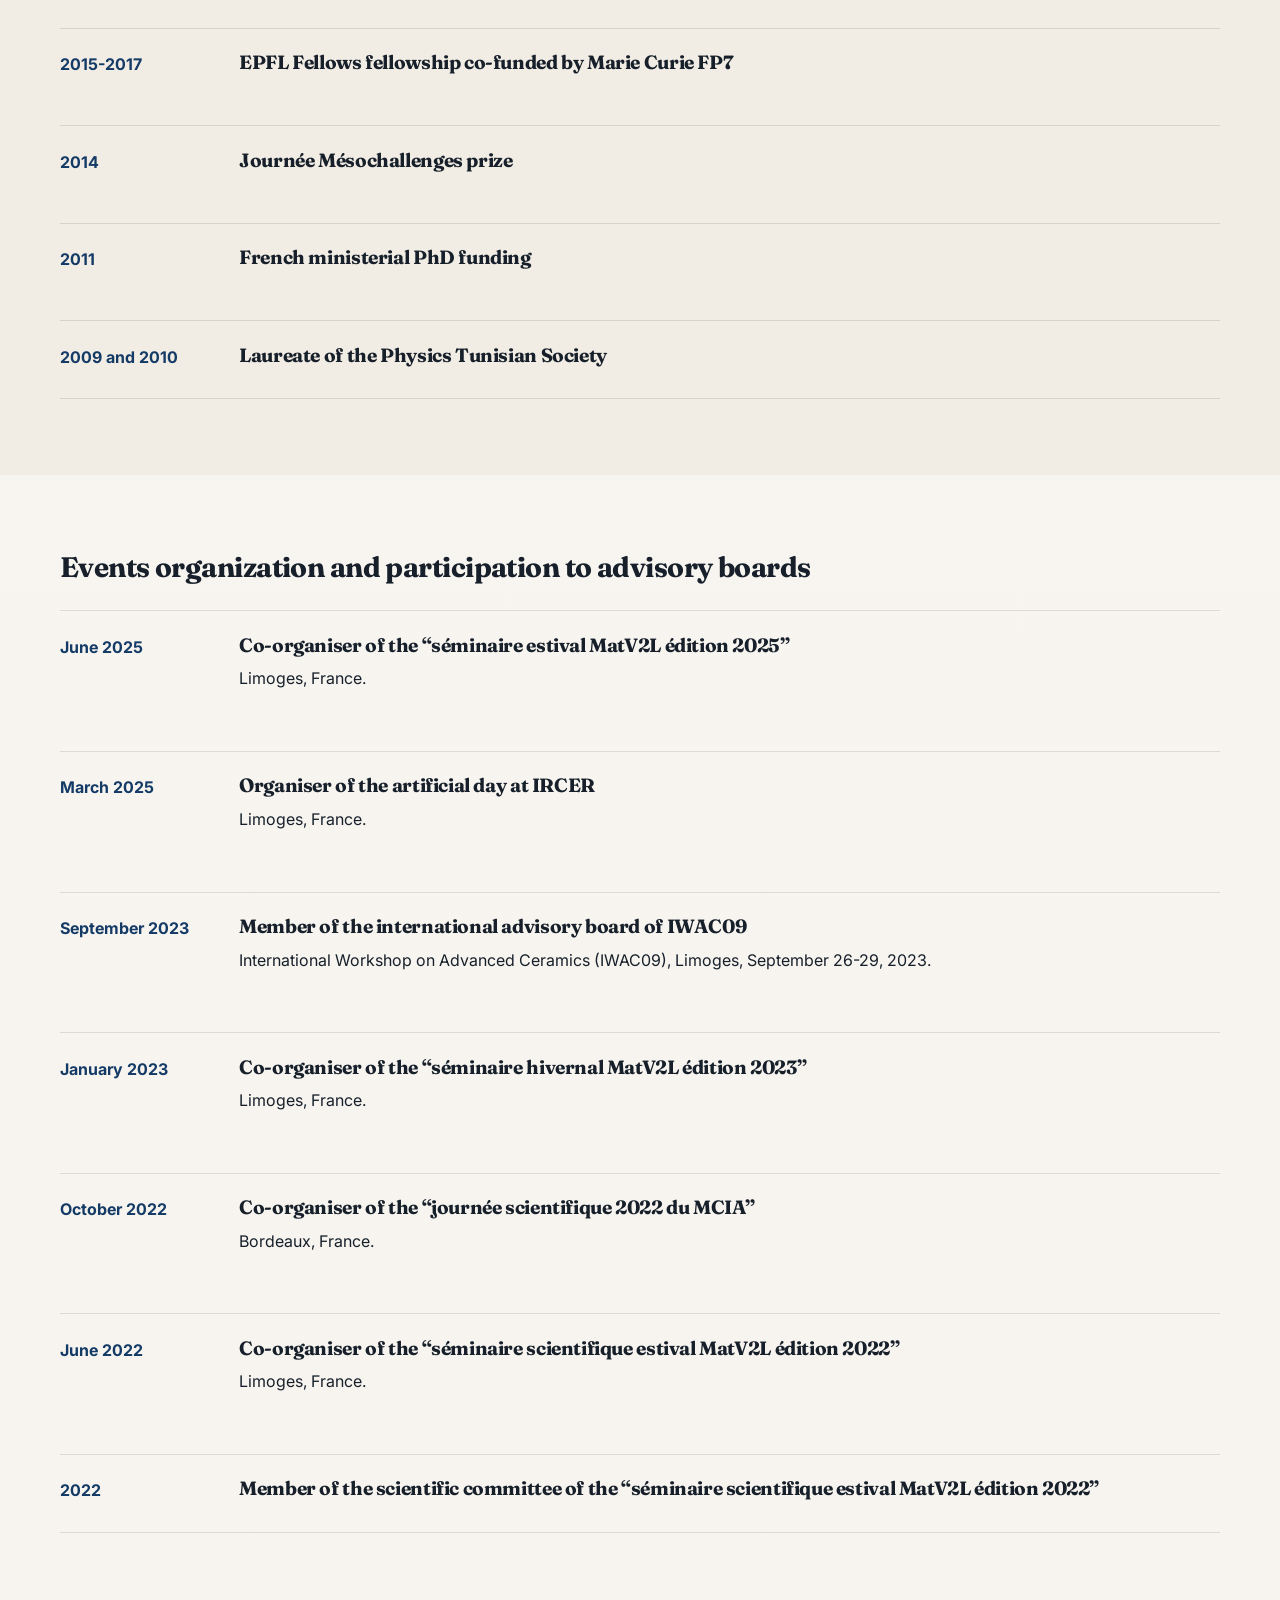
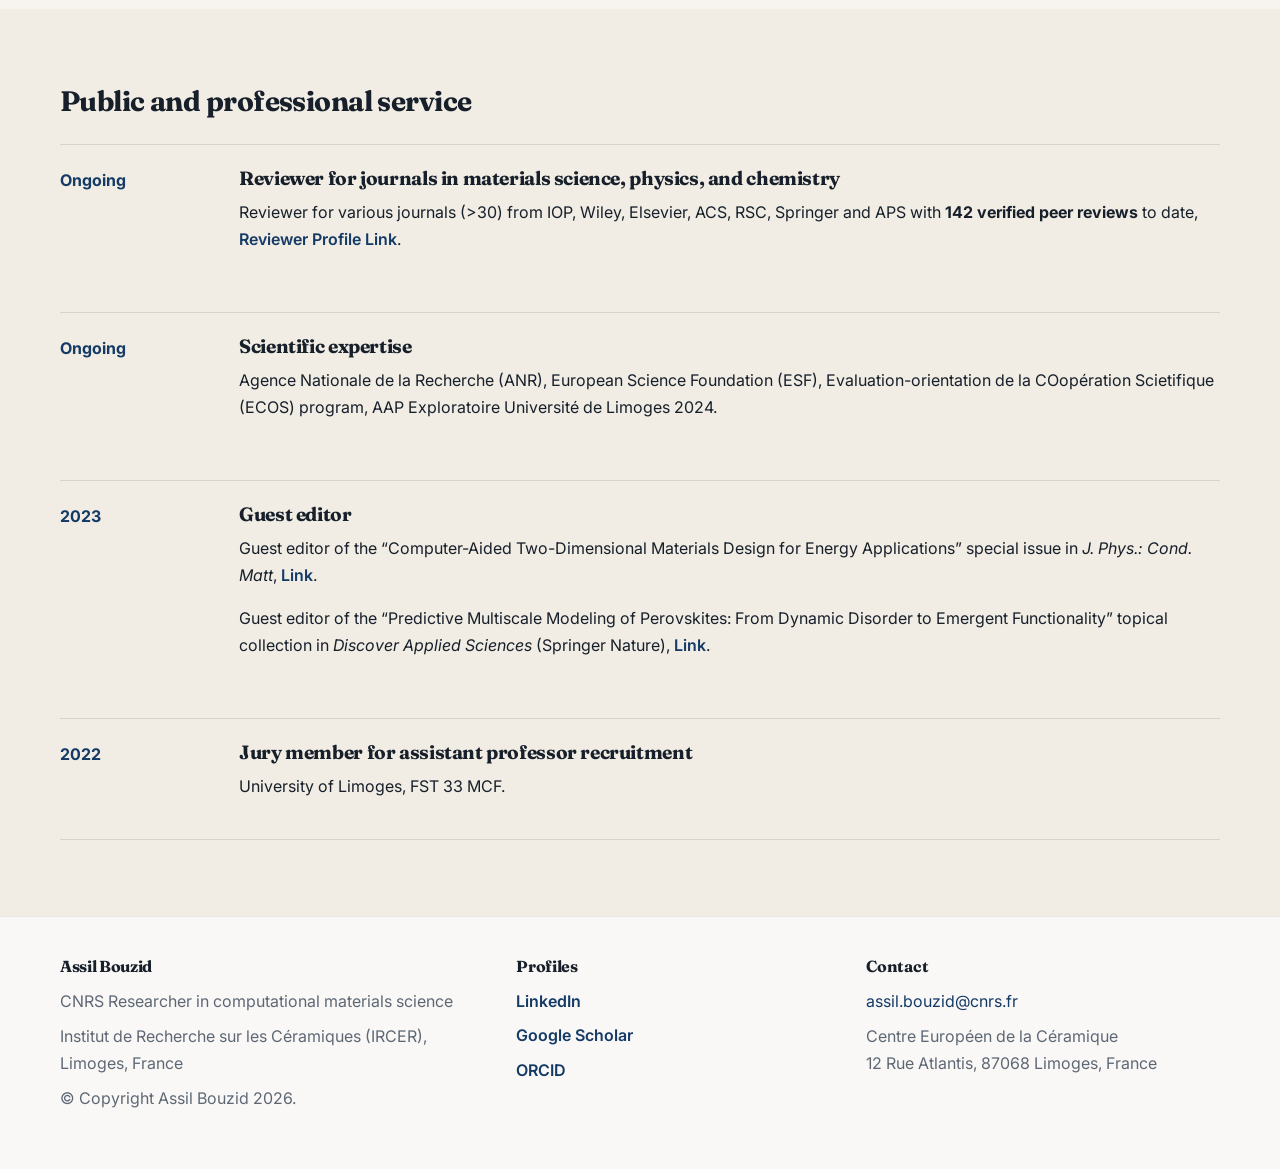
<file: education.html>
<!DOCTYPE html>
<html lang="en">
<head>
  <meta charset="UTF-8" />
  <meta name="viewport" content="width=device-width, initial-scale=1.0" />
  <title>Education & professional experience | Assil Bouzid</title>
  <meta name="description" content="Academic website of Assil Bouzid, CNRS researcher in computational materials science." />
  <meta name="author" content="Assil Bouzid" />
  <meta name="robots" content="index, follow" />
  <link rel="canonical" href="https://assilbouzid.github.io/education.html" />

  <meta property="og:type" content="website" />
  <meta property="og:title" content="Education & Professional Experience | Assil Bouzid" />
  <meta property="og:description" content="Academic website of Assil Bouzid, CNRS researcher in computational materials science." />
  <meta property="og:url" content="https://assilbouzid.github.io/education.html" />
  <meta property="og:site_name" content="Assil Bouzid" />
  <meta property="og:locale" content="en_US" />

  <meta name="twitter:card" content="summary" />
  <meta name="twitter:title" content="Education & Professional Experience | Assil Bouzid" />
  <meta name="twitter:description" content="Academic website of Assil Bouzid, CNRS researcher in computational materials science." />

  <link rel="preconnect" href="https://fonts.googleapis.com">
  <link rel="preconnect" href="https://fonts.gstatic.com" crossorigin>
  <link href="https://fonts.googleapis.com/css2?family=Inter:wght@400;500;600;700;800&family=Fraunces:opsz,wght@9..144,600;9..144,700&display=swap" rel="stylesheet">
  <link rel="stylesheet" href="assets/css/style.css" />

  <script type="application/ld+json">
  {
    "@context": "https://schema.org",
    "@type": "WebPage",
    "name": "Education & Professional Experience | Assil Bouzid",
    "url": "https://assilbouzid.github.io/education.html",
    "description": "Academic website of Assil Bouzid, CNRS researcher in computational materials science."
  }
  </script>

  <script type="application/ld+json">
  {
    "@context": "https://schema.org",
    "@type": "Person",
    "name": "Assil Bouzid",
    "url": "https://assilbouzid.github.io/",
    "jobTitle": "CNRS Researcher",
    "affiliation": {
      "@type": "Organization",
      "name": "Institut de Recherche sur les Céramiques (IRCER)"
    },
    "sameAs": [
      "https://www.linkedin.com/in/assil-bouzid-abba86112/",
      "https://scholar.google.ch/citations?user=bP3VzBwAAAAJ&hl=en",
      "https://orcid.org/0000-0002-9363-7240"
    ]
  }
  </script>
</head>
<body>
  <header class="site-header">
    <div class="container header-inner">
      <a class="brand" href="index.html">
        <span class="brand-name">Assil Bouzid</span>
        <span class="brand-role">CNRS Researcher</span>
      </a>
      <button class="nav-toggle" aria-label="Toggle navigation" aria-expanded="false">Menu</button>
      <nav class="site-nav" id="site-nav">
        <a href="index.html">Home</a>
        <a href="about.html">About</a>
        <a href="education.html" class="active">CV </a>
        <a href="research.html">Research</a>
        <a href="publications.html">Publications</a>
        <a href="projects.html">Projects</a>
        <a href="teaching.html">Teaching & supervision</a>
        <a href="collaborations.html">Collaborations</a>
        <a href="news.html">News</a>
        <a href="contact.html">Contact</a>
      </nav>
    </div>
  </header>

  <section class="page-hero">
    <div class="container">
      <h1>Education & professional experience</h1>
      <p class="lead">Academic background, research appointments, and professional trajectory</p>
    </div>
  </section>

  <main>
    <section class="section">
      <div class="container">
        <div class="section-heading">
          <h2>Academic background</h2>
        </div>
        <div class="timeline">
          
          <article class="timeline-item">
            <div class="timeline-year">2026</div>
            <div>
              <h3>Habilitation to Supervise Research (HDR)</h3>
              <p><strong>University of Limoges (France)</strong> · IRCER, UMR 7315</p>
              <p>
                HDR thesis: <em>Atomic-scale modelling strategies:
                applications to solid/liquid interfaces and
                complex amorphous materials</em>.
              </p>
            </div>
          </article>

          <article class="timeline-item">
            <div class="timeline-year">2011-2014</div>
            <div>
              <h3>PhD in Condensed Matter Physics</h3>
              <p><strong>University of Strasbourg (France)</strong> · IPCMS, UMR 7504</p>
              <p>
                Thesis: <em>First-principles investigation of binary and ternary amorphous chalcogenide systems</em>.
              </p>
              <p><a class="text-link" href="https://www.theses.fr/184090342" target="_blank" rel="noopener">View thesis record</a></p>
            </div>
          </article>

          <article class="timeline-item">
            <div class="timeline-year">2010-2011</div>
            <div>
              <h3>Master in Condensed Matter and Nanophysics</h3>
              <p><strong>University of Strasbourg (France)</strong> · IPCMS, UMR 7504</p>
            </div>
          </article>

          <article class="timeline-item">
            <div class="timeline-year">2009-2011</div>
            <div>
              <h3>Master in Quantum Physics</h3>
              <p><strong>University of Tunis El Manar (Tunisia)</strong> · Faculty of Sciences</p>
            </div>
          </article>

          <article class="timeline-item">
            <div class="timeline-year">2005-2009</div>
            <div>
              <h3>Maitrise in Fundamental Physics</h3>
              <p><strong>University of Monastir (Tunisia)</strong> · Faculty of Sciences</p>
            </div>
          </article>
        </div>
      </div>
    </section>

    <section class="section section-soft">
      <div class="container">
        <div class="section-heading">
          <h2>Professional experience</h2>
        </div>
        <div class="timeline">
          <article class="timeline-item">
            <div class="timeline-year">2019-present</div>
            <div>
              <h3>CNRS Researcher</h3>
              <p><strong>IRCER, CNRS</strong> · Limoges, France</p>
              <p>
                Research on computational materials science, with activities spanning
                atomistic modeling, machine learning for materials science, advanced ceramics, glasses,
                electrochemical interfaces, and energy-related materials.
              </p>
            </div>
          </article>

          <article class="timeline-item">
            <div class="timeline-year">2016-2018</div>
            <div>
              <h3>EPFL &amp; Marie Curie Postdoctoral Fellow</h3>
              <p><strong>École Polytechnique Fédérale de Lausanne (EPFL)</strong> · Lausanne, Switzerland</p>
              <p>
                Research on semiconductor defects and electrochemical processes at solid-liquid
                interfaces, combining first-principles simulations with advanced electronic-structure methods.
              </p>
            </div>
          </article>

          <article class="timeline-item">
            <div class="timeline-year">2014-2015</div>
            <div>
              <h3>Postdoctoral Researcher</h3>
              <p><strong>IPCMS, CNRS</strong> · Strasbourg, France</p>
              <p>
                Research on telluride glasses for far-infrared applications, with a focus on
                structure, properties, and atomistic modeling of disordered materials.
              </p>
            </div>
          </article>
        </div>
      </div>
    </section>

    <section class="section">
      <div class="container">
        <div class="section-heading">
          <h2>Scientific responsibilities</h2>
        </div>
        <div class="timeline">
          <article class="timeline-item">
            <div class="timeline-year">2024-present</div>
            <div>
              <h3>Co-Animator, Modeling & AI for Materials Science axis, IRP FRESH</h3>
              <p>International Research Project between IRCER and Nitech.</p>
            </div>
          </article>
          <article class="timeline-item">
            <div class="timeline-year">2023-present</div>
            <div>
              <h3>Animator, Artificial Intelligence for Materials Science and Ceramic Processes</h3>
              <p>Transversal axis at IRCER dedicated to AI-based materials research.</p>
            </div>
          </article>
          <article class="timeline-item">
            <div class="timeline-year">2022-present</div>
            <div>
              <h3>Animator, Atomic-Scale Modelling and Crystal Chemistry group (ASM2C)</h3>
              <p>Coordinating activities in atomistic modeling and crystal chemistry @IRCER.</p>
            </div>
          </article>
          <article class="timeline-item">
            <div class="timeline-year">2021-present</div>
            <div>
              <h3>Scientific board member, MCIA</h3>
              <p>Member of the scientific board of the <a class="text-link" href="https://www.mcia.fr/" target="_blank" rel="noopener">Mesocentre de Calcul Intensif Aquitain (MCIA)</a>.</p>            </div>
          </article>
        </div>
      </div>
    </section>

    <section class="section section-soft">
      <div class="container">
        <div class="section-heading">
          <h2>Fellowship & awards</h2>
        </div>          
        <div class="timeline">
          <article class="timeline-item"><div class="timeline-year">2026</div><div><h3>CNRS Bronze Medal 2026</h3></div></article><article class="timeline-item"><div class="timeline-year">2023</div><div><h3>CNRS scientific excellence grant</h3></div></article><article class="timeline-item"><div class="timeline-year">2015-2017</div><div><h3>EPFL Fellows fellowship co-funded by Marie Curie FP7</h3></div></article><article class="timeline-item"><div class="timeline-year">2014</div><div><h3>Journée Mésochallenges prize</h3></div></article><article class="timeline-item"><div class="timeline-year">2011</div><div><h3>French ministerial PhD funding</h3></div></article><article class="timeline-item"><div class="timeline-year">2009 and 2010</div><div><h3>Laureate of the Physics Tunisian Society</h3></div></article>
        </div>
      </div>
    </section>

    <section class="section">
      <div class="container">
        <div class="section-heading">
          <h2>Events organization and participation to advisory boards</h2>
        </div>
        <div class="timeline">
          <article class="timeline-item">
            <div class="timeline-year">June 2025</div>
            <div>
              <h3>Co-organiser of the “séminaire estival MatV2L édition 2025”</h3>
              <p>Limoges, France.</p>
            </div>
          </article>
          <article class="timeline-item">
            <div class="timeline-year">March 2025</div>
            <div>
              <h3>Organiser of the artificial day at IRCER</h3>
              <p>Limoges, France.</p>
            </div>
          </article>
          <article class="timeline-item">
            <div class="timeline-year">September 2023</div>
            <div>
              <h3>Member of the international advisory board of IWAC09</h3>
              <p>International Workshop on Advanced Ceramics (IWAC09), Limoges, September 26-29, 2023.</p>
            </div>
          </article>
          <article class="timeline-item">
            <div class="timeline-year">January 2023</div>
            <div>
              <h3>Co-organiser of the “séminaire hivernal MatV2L édition 2023”</h3>
              <p>Limoges, France.</p>
            </div>
          </article>
          <article class="timeline-item">
            <div class="timeline-year">October 2022</div>
            <div>
              <h3>Co-organiser of the “journée scientifique 2022 du MCIA”</h3>
              <p>Bordeaux, France.</p>
            </div>
          </article>
          <article class="timeline-item">
            <div class="timeline-year">June 2022</div>
            <div>
              <h3>Co-organiser of the “séminaire scientifique estival MatV2L édition 2022”</h3>
              <p>Limoges, France.</p>
            </div>
          </article>
          <article class="timeline-item">
            <div class="timeline-year">2022</div>
            <div>
              <h3>Member of the scientific committee of the “séminaire scientifique estival MatV2L édition 2022”</h3>
            </div>
          </article>
        </div>
      </div>
    </section>

    <section class="section section-soft">
      <div class="container">
        <div class="section-heading">
          <h2>Public and professional service</h2>
        </div>
        <div class="timeline">
          <article class="timeline-item">
            <div class="timeline-year">Ongoing</div>
            <div>
              <h3>Reviewer for journals in materials science, physics, and chemistry</h3>
              <p>Reviewer for various journals (&gt;30) from IOP, Wiley, Elsevier, ACS, RSC, Springer and APS with <strong>142 verified peer reviews</strong> to date, <a class="text-link" href="https://www.webofscience.com/wos/author/record/1276261" target="_blank" rel="noopener">Reviewer Profile Link</a>.</p>
            </div>
          </article>
          <article class="timeline-item">
            <div class="timeline-year">Ongoing</div>
            <div>
              <h3>Scientific expertise</h3>
              <p>Agence Nationale de la Recherche (ANR), European Science Foundation (ESF), Evaluation-orientation de la COopération Scietifique (ECOS) program, AAP Exploratoire Université de Limoges 2024.</p>
            </div>
          </article>
          <article class="timeline-item">
            <div class="timeline-year">2023</div>
            <div>

          <h3>Guest editor</h3>
          
          <p>
            Guest editor of the “Computer-Aided Two-Dimensional Materials Design
            for Energy Applications” special issue in
            <em>J. Phys.: Cond. Matt</em>,
            <a class="text-link"
               href="https://iopscience.iop.org/journal/0953-8984/page/special-issue-on-computer-aided-two-dimensional-materials-design"
               target="_blank" rel="noopener">Link</a>.
          </p>
          
          <p>
            Guest editor of the “Predictive Multiscale Modeling of Perovskites:
            From Dynamic Disorder to Emergent Functionality” topical collection
            in <em>Discover Applied Sciences</em> (Springer Nature),
            <a class="text-link"
               href="https://link.springer.com/collections/biihbhacfg"
               target="_blank" rel="noopener">Link</a>.
          </p>
          </div>

          </article>
          <article class="timeline-item">
            <div class="timeline-year">2022</div>
            <div>
              <h3>Jury member for assistant professor recruitment</h3>
              <p>University of Limoges, FST 33 MCF.</p>
            </div>
          </article>
          </div>
      </div>
    </section>

  </main>

  <footer class="site-footer">
    <div class="container footer-grid">
      <div>
        <h3>Assil Bouzid</h3>
        <p>CNRS Researcher in computational materials science</p>
        <p>Institut de Recherche sur les Céramiques (IRCER), Limoges, France</p>
        <p>&copy; Copyright Assil Bouzid 2026.</p>
      </div>
      <div>
        <h3>Profiles</h3>
        <div class="footer-links">
          <a href="https://www.linkedin.com/in/assil-bouzid-abba86112/" target="_blank" rel="noopener">LinkedIn</a>
          <a href="https://scholar.google.ch/citations?user=bP3VzBwAAAAJ&hl=en" target="_blank" rel="noopener">Google Scholar</a>
          <a href="https://orcid.org/0000-0002-9363-7240" target="_blank" rel="noopener">ORCID</a>
        </div>
      </div>
      <div>
        <h3>Contact</h3>
        <p><a href="mailto:assil.bouzid@cnrs.fr">assil.bouzid@cnrs.fr</a></p>
        <p>Centre Européen de la Céramique<br>12 Rue Atlantis, 87068 Limoges, France</p>
      </div>
    </div>
  </footer>

  <script src="assets/js/main.js"></script>
</body>
</html>
</file>
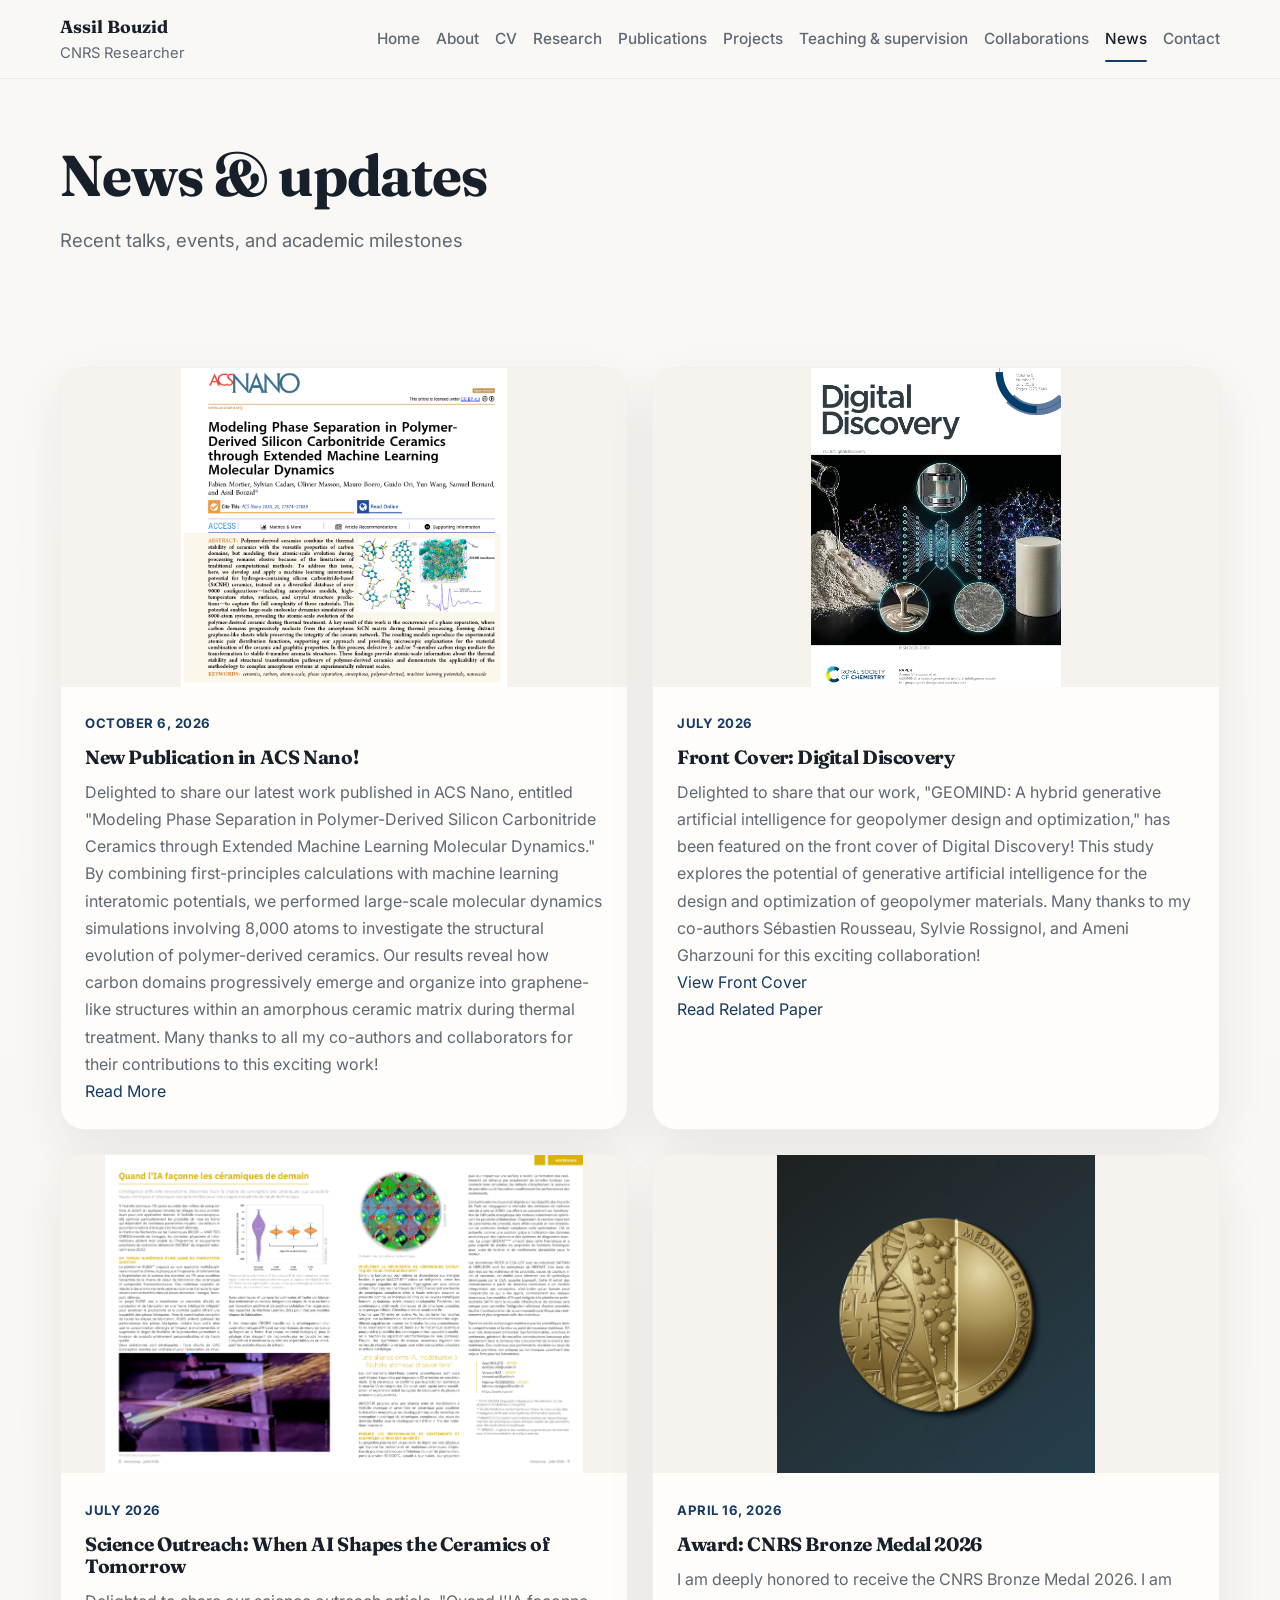
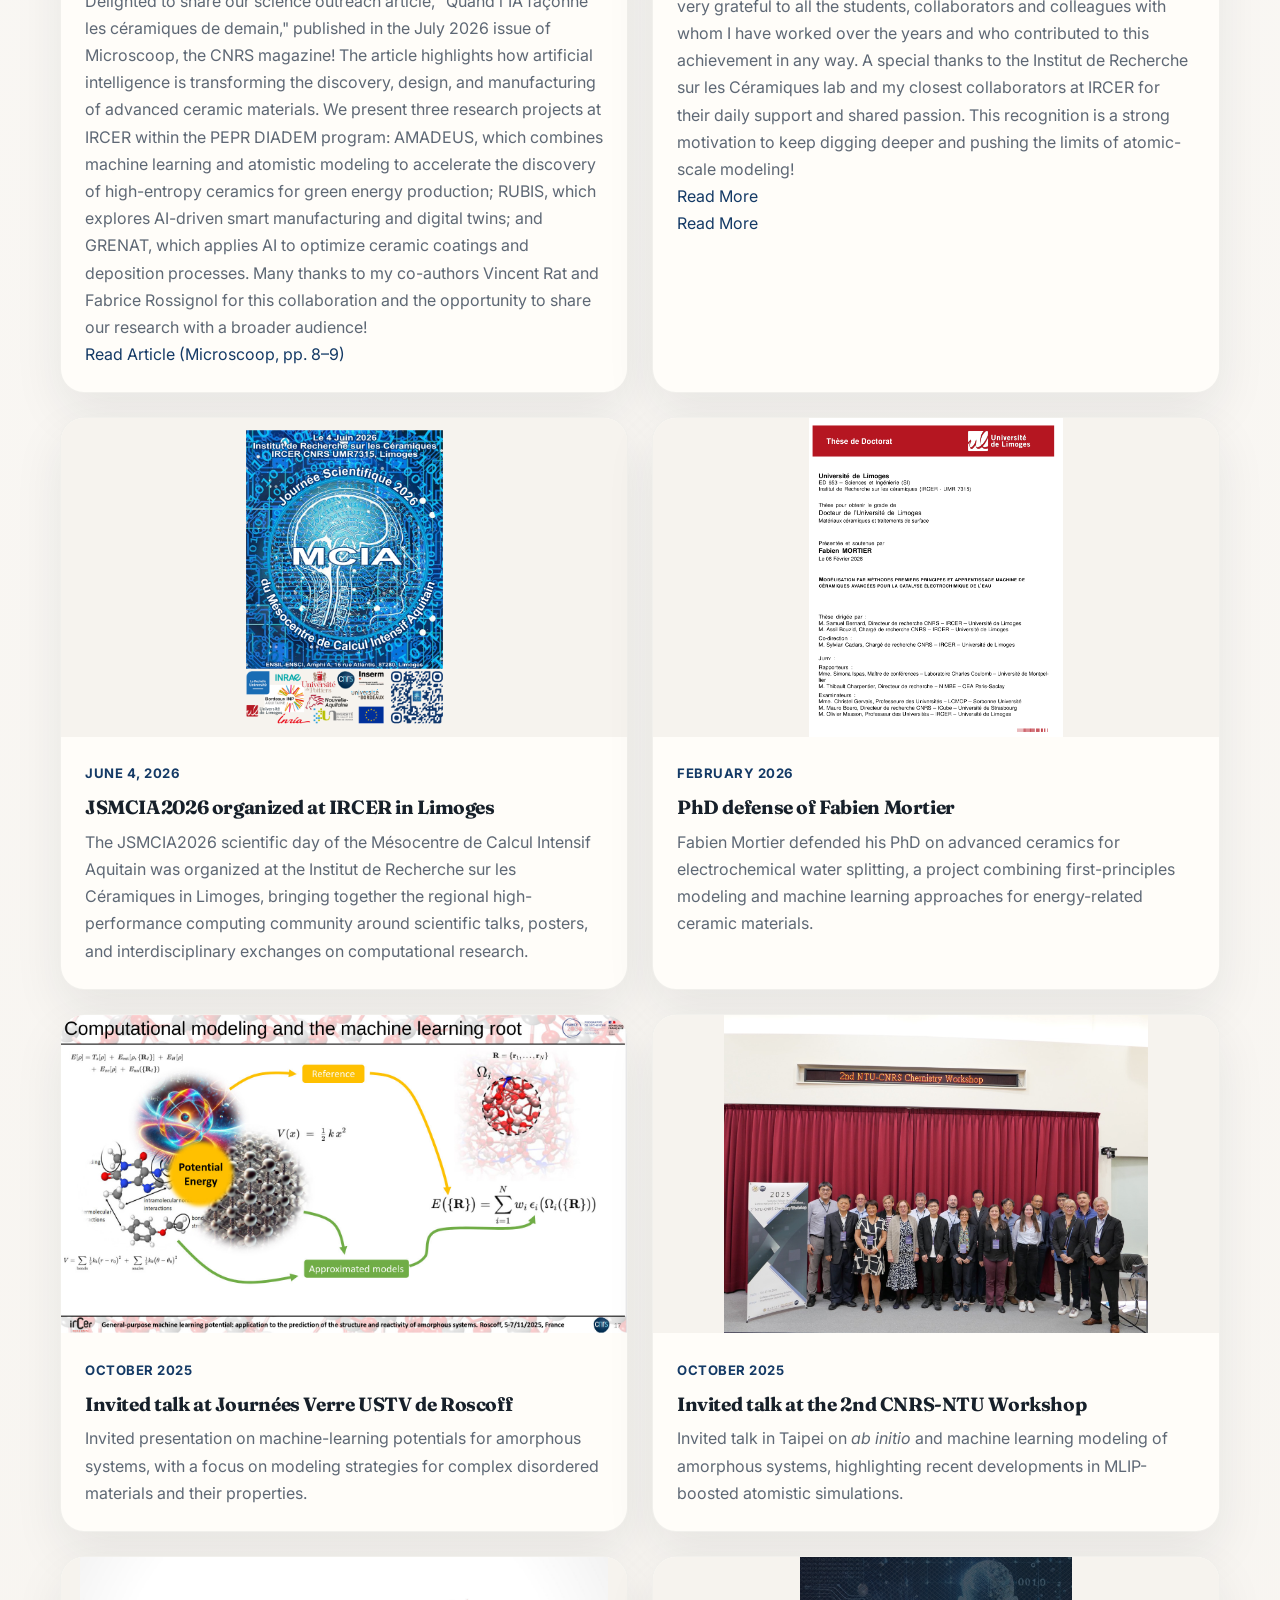
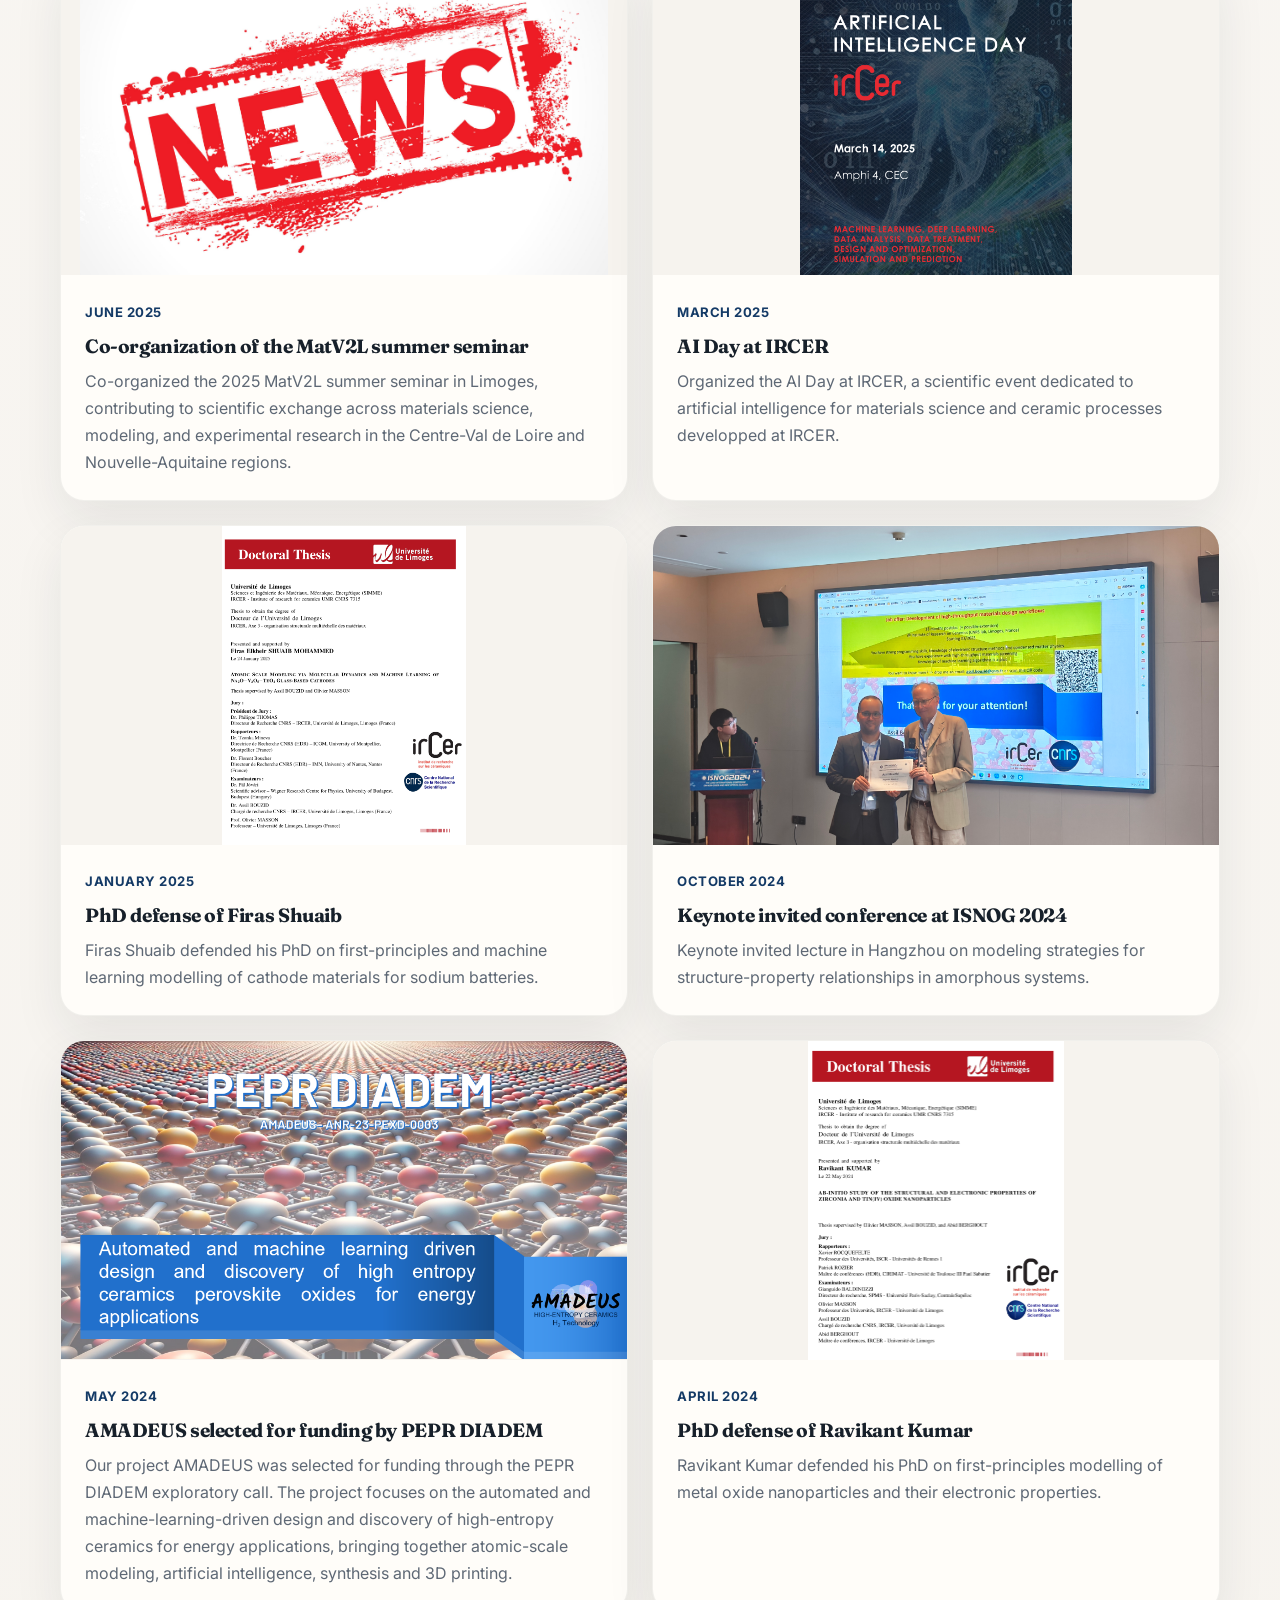
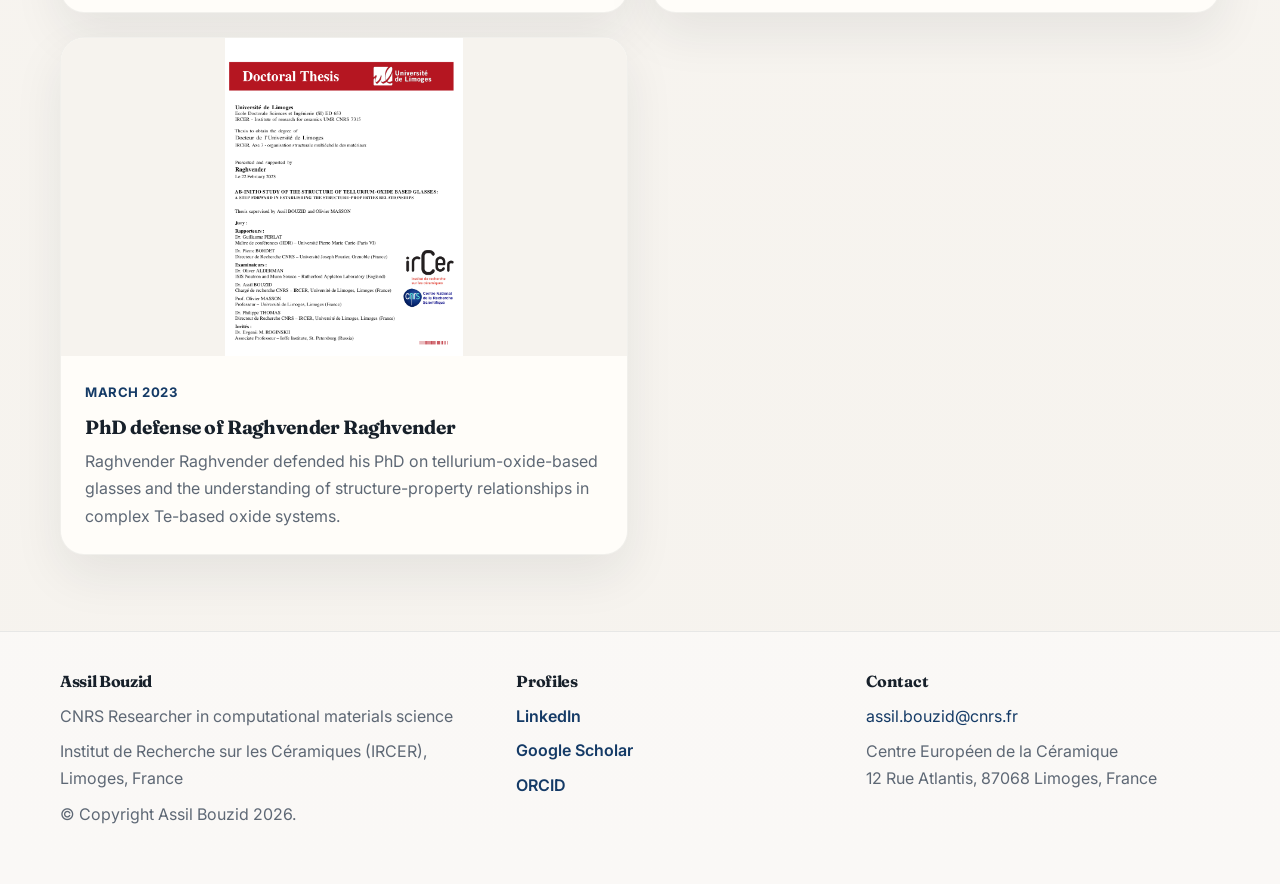
<file: news.html>
<!DOCTYPE html>
<html lang="en">
<head>
  <meta charset="UTF-8" />
  <meta name="viewport" content="width=device-width, initial-scale=1.0" />
  <title>News | Assil Bouzid</title>
  <meta name="description" content="Academic website of Assil Bouzid, CNRS researcher in computational materials science." />
  <meta name="author" content="Assil Bouzid" />
  <meta name="robots" content="index, follow" />
  <link rel="canonical" href="https://assilbouzid.github.io/news.html" />

  <meta property="og:type" content="website" />
  <meta property="og:title" content="News | Assil Bouzid" />
  <meta property="og:description" content="Academic website of Assil Bouzid, CNRS researcher in computational materials science." />
  <meta property="og:url" content="https://assilbouzid.github.io/news.html" />
  <meta property="og:site_name" content="Assil Bouzid" />
  <meta property="og:locale" content="en_US" />

  <meta name="twitter:card" content="summary" />
  <meta name="twitter:title" content="News | Assil Bouzid" />
  <meta name="twitter:description" content="Academic website of Assil Bouzid, CNRS researcher in computational materials science." />

  <link rel="preconnect" href="https://fonts.googleapis.com">
  <link rel="preconnect" href="https://fonts.gstatic.com" crossorigin>
  <link href="https://fonts.googleapis.com/css2?family=Inter:wght@400;500;600;700;800&family=Fraunces:opsz,wght@9..144,600;9..144,700&display=swap" rel="stylesheet">
  <link rel="stylesheet" href="assets/css/style.css" />

  <script type="application/ld+json">
  {
    "@context": "https://schema.org",
    "@type": "WebPage",
    "name": "News | Assil Bouzid",
    "url": "https://assilbouzid.github.io/news.html",
    "description": "Academic website of Assil Bouzid, CNRS researcher in computational materials science."
  }
  </script>

  <script type="application/ld+json">
  {
    "@context": "https://schema.org",
    "@type": "Person",
    "name": "Assil Bouzid",
    "url": "https://assilbouzid.github.io/",
    "jobTitle": "CNRS Researcher",
    "affiliation": {
      "@type": "Organization",
      "name": "Institut de Recherche sur les Céramiques (IRCER)"
    },
    "sameAs": [
      "https://www.linkedin.com/in/assil-bouzid-abba86112/",
      "https://scholar.google.ch/citations?user=bP3VzBwAAAAJ&hl=en",
      "https://orcid.org/0000-0002-9363-7240"
    ]
  }
  </script>
</head>
<body>
  <header class="site-header">
    <div class="container header-inner">
      <a class="brand" href="index.html">
        <span class="brand-name">Assil Bouzid</span>
        <span class="brand-role">CNRS Researcher</span>
      </a>
      <button class="nav-toggle" aria-label="Toggle navigation" aria-expanded="false">Menu</button>
      <nav class="site-nav" id="site-nav">
        <a href="index.html">Home</a>
        <a href="about.html">About</a>
        <a href="education.html">CV</a>
        <a href="research.html">Research</a>
        <a href="publications.html">Publications</a>
        <a href="projects.html">Projects</a>
        <a href="teaching.html">Teaching & supervision</a>
        <a href="collaborations.html">Collaborations</a>
        <a href="news.html" class="active">News</a>
        <a href="contact.html">Contact</a>
      </nav>
    </div>
  </header>

  <section class="page-hero">
    <div class="container">
      <h1>News & updates</h1>
      <p class="lead">Recent talks, events, and academic milestones</p>
    </div>
  </section>

  <main>
    <section class="section">
      <div class="container">
        <div class="news-grid">

          
          <article class="card news-card">
            <img src="images/ACSnano.png" alt="Publication in ACS Nano - Modeling Phase Separation in Polymer-Derived Ceramics" class="news-card-image">
            <div class="news-card-content">
              <span class="news-date">October 6, 2026</span>
              <h3>New Publication in ACS Nano!</h3>
              <p>
                Delighted to share our latest work published in ACS Nano, entitled "Modeling Phase Separation in Polymer-Derived Silicon Carbonitride Ceramics through Extended Machine Learning Molecular Dynamics."
                By combining first-principles calculations with machine learning interatomic potentials, we performed large-scale molecular dynamics simulations involving 8,000 atoms to investigate the structural evolution of polymer-derived ceramics.
                Our results reveal how carbon domains progressively emerge and organize into graphene-like structures within an amorphous ceramic matrix during thermal treatment.
                Many thanks to all my co-authors and collaborators for their contributions to this exciting work!
              </p>
              <a href="https://doi.org/10.1021/acsnano.6c11958" target="_blank" rel="noopener">Read More</a><br>
            </div>
          </article>

          <article class="card news-card">
            <img src="images/GEOMIND.png" alt="Front Cover: Digital Discovery - GEOMIND" class="news-card-image">
            <div class="news-card-content">
              <span class="news-date">July 2026</span>
              <h3>Front Cover: Digital Discovery</h3>
              <p>
                Delighted to share that our work, "GEOMIND: A hybrid generative artificial intelligence for geopolymer design and optimization," has been featured on the front cover of Digital Discovery!
                This study explores the potential of generative artificial intelligence for the design and optimization of geopolymer materials.
                Many thanks to my co-authors Sébastien Rousseau, Sylvie Rossignol, and Ameni Gharzouni for this exciting collaboration!
              </p>
              <a href="https://pubs.rsc.org/dd/article/5/7/2773/1279140/Front-cover" target="_blank" rel="noopener">View Front Cover</a><br>
              <a href="https://pubs.rsc.org/dd/article/5/7/2817/1263793/GEOMIND-a-hybrid-generative-artificial" target="_blank" rel="noopener">Read Related Paper</a><br>
            </div>
          </article>

          <article class="card news-card">
            <img src="images/Microscoop.png" alt="Science Outreach - Microscoop: When AI Shapes the Ceramics of Tomorrow" class="news-card-image">
            <div class="news-card-content">
              <span class="news-date">July 2026</span>
              <h3>Science Outreach: When AI Shapes the Ceramics of Tomorrow</h3>
              <p>
                Delighted to share our science outreach article, "Quand l'IA façonne les céramiques de demain," published in the July 2026 issue of Microscoop, the CNRS magazine!
                The article highlights how artificial intelligence is transforming the discovery, design, and manufacturing of advanced ceramic materials.
                We present three research projects at IRCER within the PEPR DIADEM program: AMADEUS, which combines machine learning and atomistic modeling to accelerate the discovery of high-entropy ceramics for green energy production; RUBIS, which explores AI-driven smart manufacturing and digital twins; and GRENAT, which applies AI to optimize ceramic coatings and deposition processes.
                Many thanks to my co-authors Vincent Rat and Fabrice Rossignol for this collaboration and the opportunity to share our research with a broader audience!
              </p>
              <a href="https://www.calameo.com/read/008256696771f459c63b7" target="_blank" rel="noopener">Read Article (Microscoop, pp. 8–9)</a><br>
            </div>
          </article>          

          <article class="card news-card">
            <img src="images/Maquette_bronze.jpg" alt="Award: CNRS Bronze Medal 2026" class="news-card-image">
            <div class="news-card-content">
              <span class="news-date">April 16, 2026</span>
              <h3>Award: CNRS Bronze Medal 2026</h3>
              <p>
                I am deeply honored to receive the CNRS Bronze Medal 2026. I am very grateful to all the students, collaborators and colleagues with whom I have worked over the years and who contributed to this achievement in any way. 
                A special thanks to the Institut de Recherche sur les Céramiques lab and my closest collaborators at IRCER for their daily support and shared passion.
                This recognition is a strong motivation to keep digging deeper and pushing the limits of atomic-scale modeling!
              </p>
              <a href="https://www.inc.cnrs.fr/fr/cnrsinfo/medaille-de-bronze-assil-bouzid-mettre-de-lordre-dans-le-desordre" target="_blank" rel="noopener">Read More</a><br>
              <a href="https://www.cnrs.fr/fr/actualite/le-cnrs-devoile-ses-medailles-de-bronze-2026" target="_blank" rel="noopener">Read More</a><br>

            </div>
          </article>          

          <article class="card news-card">
            <img src="images/JSMCIA.png" alt="JSMCIA2026 scientific day at IRCER" class="news-card-image">
            <div class="news-card-content">
              <span class="news-date">June 4, 2026</span>
              <h3>JSMCIA2026 organized at IRCER in Limoges</h3>
              <p>
                The JSMCIA2026 scientific day of the Mésocentre de Calcul Intensif Aquitain was organized at
                the Institut de Recherche sur les Céramiques in Limoges, bringing together the regional
                high-performance computing community around scientific talks, posters, and interdisciplinary exchanges on computational research.
              </p>
            </div>
          </article>

          <article class="card news-card">
            <img src="images/Fabien.png" alt="Fabien Mortier PhD defense" class="news-card-image">
            <div class="news-card-content">
              <span class="news-date">February 2026</span>
              <h3>PhD defense of Fabien Mortier</h3>
              <p>
                Fabien Mortier defended his PhD on advanced ceramics for electrochemical water splitting,
                a project combining first-principles modeling and machine learning approaches for energy-related ceramic materials.
              </p>
            </div>
          </article>

          <article class="card news-card">
            <img src="images/Roscoff.jpg" alt="Journées Verre USTV de Roscoff 2025" class="news-card-image">
            <div class="news-card-content">
              <span class="news-date">October 2025</span>
              <h3>Invited talk at Journées Verre USTV de Roscoff</h3>
              <p>
                Invited presentation on machine-learning potentials for amorphous systems, with a focus on modeling strategies for complex disordered materials and their properties.
              </p>
            </div>
          </article>

          <article class="card news-card">
            <img src="images/NTU.jpg" alt="2nd CNRS-NTU Workshop in Taipei" class="news-card-image">
            <div class="news-card-content">
              <span class="news-date">October 2025</span>
              <h3>Invited talk at the 2nd CNRS-NTU Workshop</h3>
              <p>
                Invited talk in Taipei on <em>ab initio</em> and machine learning modeling of amorphous systems, highlighting recent developments in MLIP-boosted atomistic simulations.
              </p>
            </div>
          </article>

          <article class="card news-card">
            <img src="images/NEWS.jpg" alt="MatV2L summer seminar in Limoges" class="news-card-image">
            <div class="news-card-content">
              <span class="news-date">June 2025</span>
              <h3>Co-organization of the MatV2L summer seminar</h3>
              <p>
                Co-organized the 2025 MatV2L summer seminar in Limoges, contributing to scientific exchange across materials science, modeling, and experimental research in the Centre-Val de Loire and Nouvelle-Aquitaine regions.
              </p>
            </div>
          </article>

          <article class="card news-card">
            <img src="images/AIday.png" alt="AI Day at IRCER" class="news-card-image">
            <div class="news-card-content">
              <span class="news-date">March 2025</span>
              <h3>AI Day at IRCER</h3>
              <p>
                Organized the AI Day at IRCER, a scientific event dedicated to artificial intelligence for materials science and ceramic processes developped at IRCER.
              </p>
            </div>
          </article>

          <article class="card news-card">
            <img src="images/Firas.png" alt="Firas Shuaib PhD defense" class="news-card-image">
            <div class="news-card-content">
              <span class="news-date">January 2025</span>
              <h3>PhD defense of Firas Shuaib</h3>
              <p>
                Firas Shuaib defended his PhD on first-principles and machine learning modelling of cathode materials for sodium batteries.
              </p>
            </div>
          </article>

          <article class="card news-card">
            <img src="images/ISNOG.jpg" alt="ISNOG 2024 conference in Hangzhou" class="news-card-image">
            <div class="news-card-content">
              <span class="news-date">October 2024</span>
              <h3>Keynote invited conference at ISNOG 2024</h3>
              <p>
                Keynote invited lecture in Hangzhou on modeling strategies for structure-property relationships in amorphous systems.
              </p>
            </div>
          </article>

          <article class="card news-card">
            <img src="images/AMADEUS.png" alt="Funding of the AMADEUS project by PEPR DIADEM" class="news-card-image">
            <div class="news-card-content">
              <span class="news-date">May 2024</span>
              <h3>AMADEUS selected for funding by PEPR DIADEM</h3>
              <p>
                Our project AMADEUS was selected for funding through the PEPR DIADEM exploratory call.
                The project focuses on the automated and machine-learning-driven design and discovery of high-entropy ceramics
                for energy applications, bringing together atomic-scale modeling, artificial intelligence, synthesis and 3D printing.
              </p>
            </div>
          </article>



          <article class="card news-card">
            <img src="images/Ravikant.png" alt="Ravikant Kumar PhD defense" class="news-card-image">
            <div class="news-card-content">
              <span class="news-date">April 2024</span>
              <h3>PhD defense of Ravikant Kumar</h3>
              <p>
                Ravikant Kumar defended his PhD on first-principles modelling of metal oxide nanoparticles and their electronic properties.
              </p>
            </div>
          </article>

          <article class="card news-card">
            <img src="images/Raghvender.png" alt="Raghvender Raghvender PhD defense" class="news-card-image">
            <div class="news-card-content">
              <span class="news-date">March 2023</span>
              <h3>PhD defense of Raghvender Raghvender</h3>
              <p>
                Raghvender Raghvender defended his PhD on tellurium-oxide-based glasses and the understanding of structure-property relationships in complex Te-based oxide systems.
              </p>
            </div>
          </article>

        </div>
      </div>
    </section>
  </main>

  <footer class="site-footer">
    <div class="container footer-grid">
      <div>
        <h3>Assil Bouzid</h3>
        <p>CNRS Researcher in computational materials science</p>
        <p>Institut de Recherche sur les Céramiques (IRCER), Limoges, France</p>
        <p>&copy; Copyright Assil Bouzid 2026.</p>
      </div>
      <div>
        <h3>Profiles</h3>
        <div class="footer-links">
          <a href="https://www.linkedin.com/in/assil-bouzid-abba86112/" target="_blank" rel="noopener">LinkedIn</a>
          <a href="https://scholar.google.ch/citations?user=bP3VzBwAAAAJ&hl=en" target="_blank" rel="noopener">Google Scholar</a>
          <a href="https://orcid.org/0000-0002-9363-7240" target="_blank" rel="noopener">ORCID</a>
        </div>
      </div>
      <div>
        <h3>Contact</h3>
        <p><a href="mailto:assil.bouzid@cnrs.fr">assil.bouzid@cnrs.fr</a></p>
        <p>Centre Européen de la Céramique<br>12 Rue Atlantis, 87068 Limoges, France</p>
      </div>
    </div>
  </footer>

  <script src="assets/js/main.js"></script>
</body>
</html>
</file>
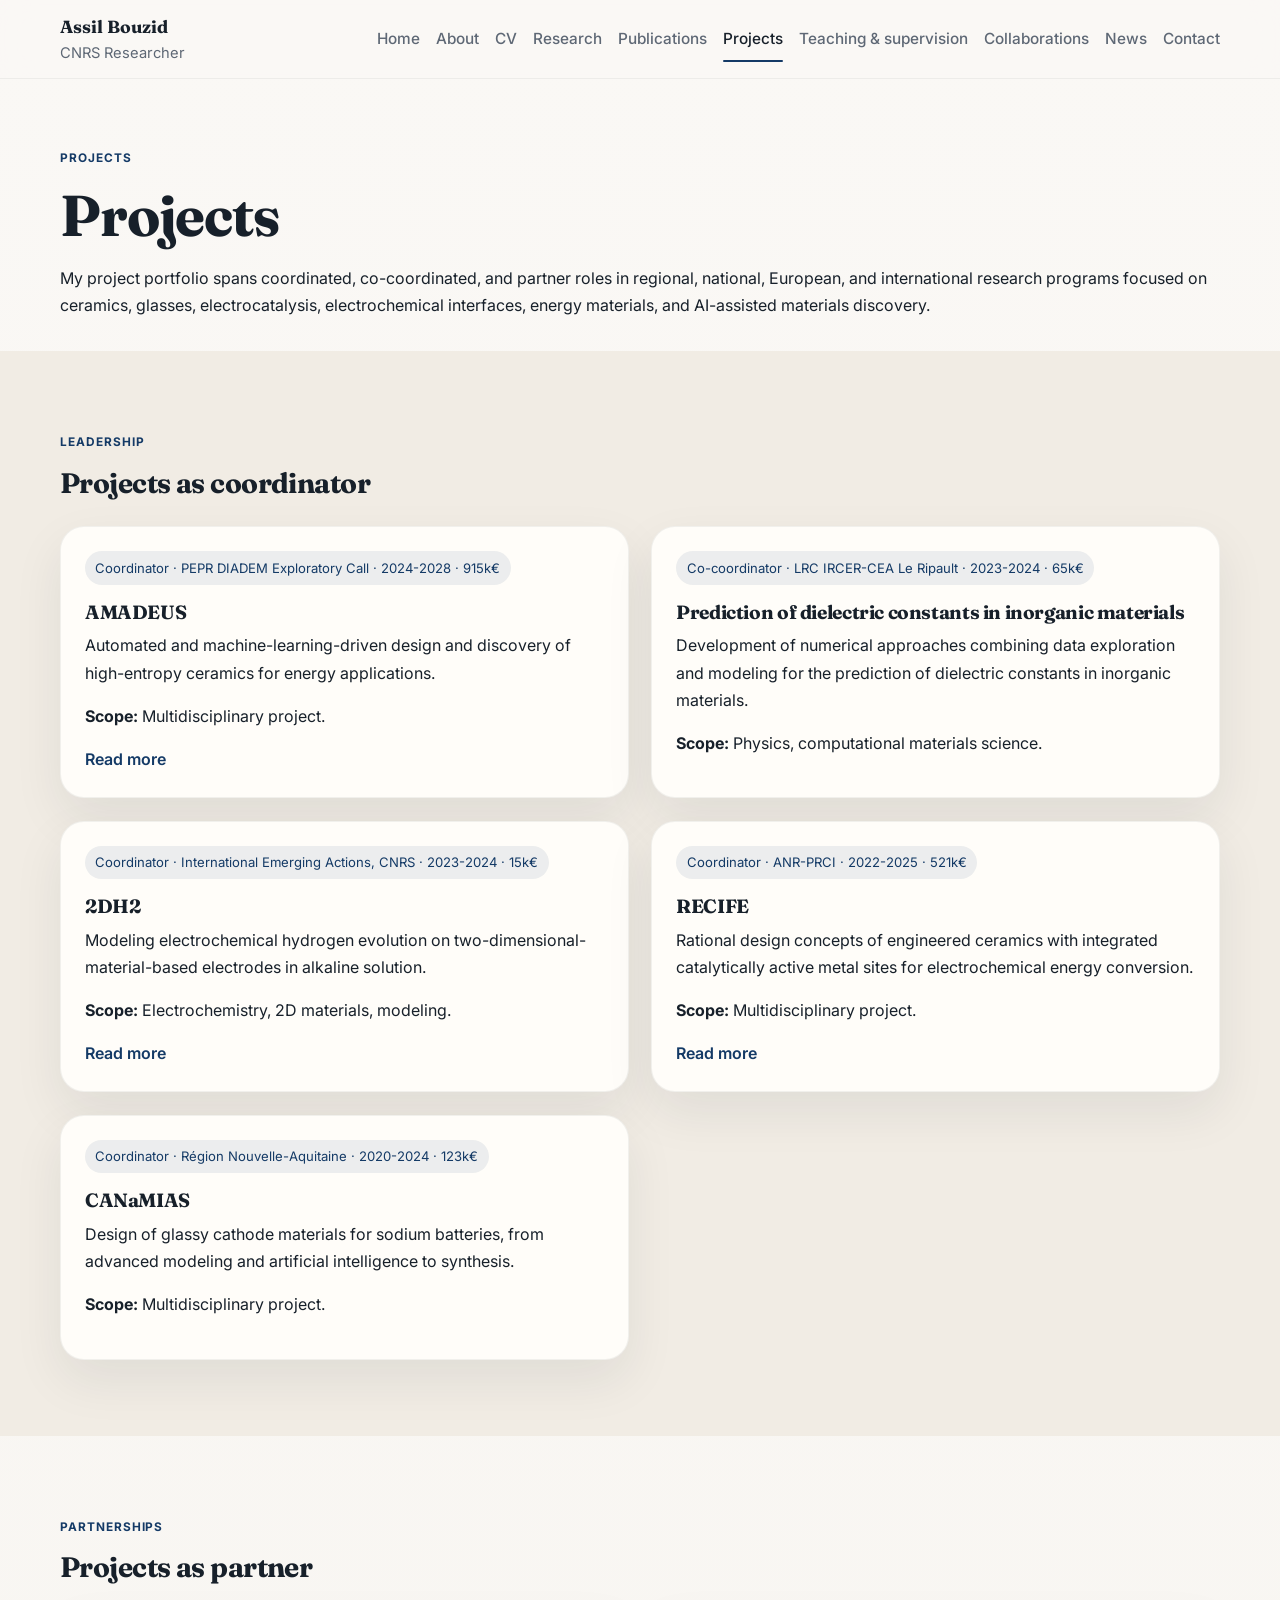
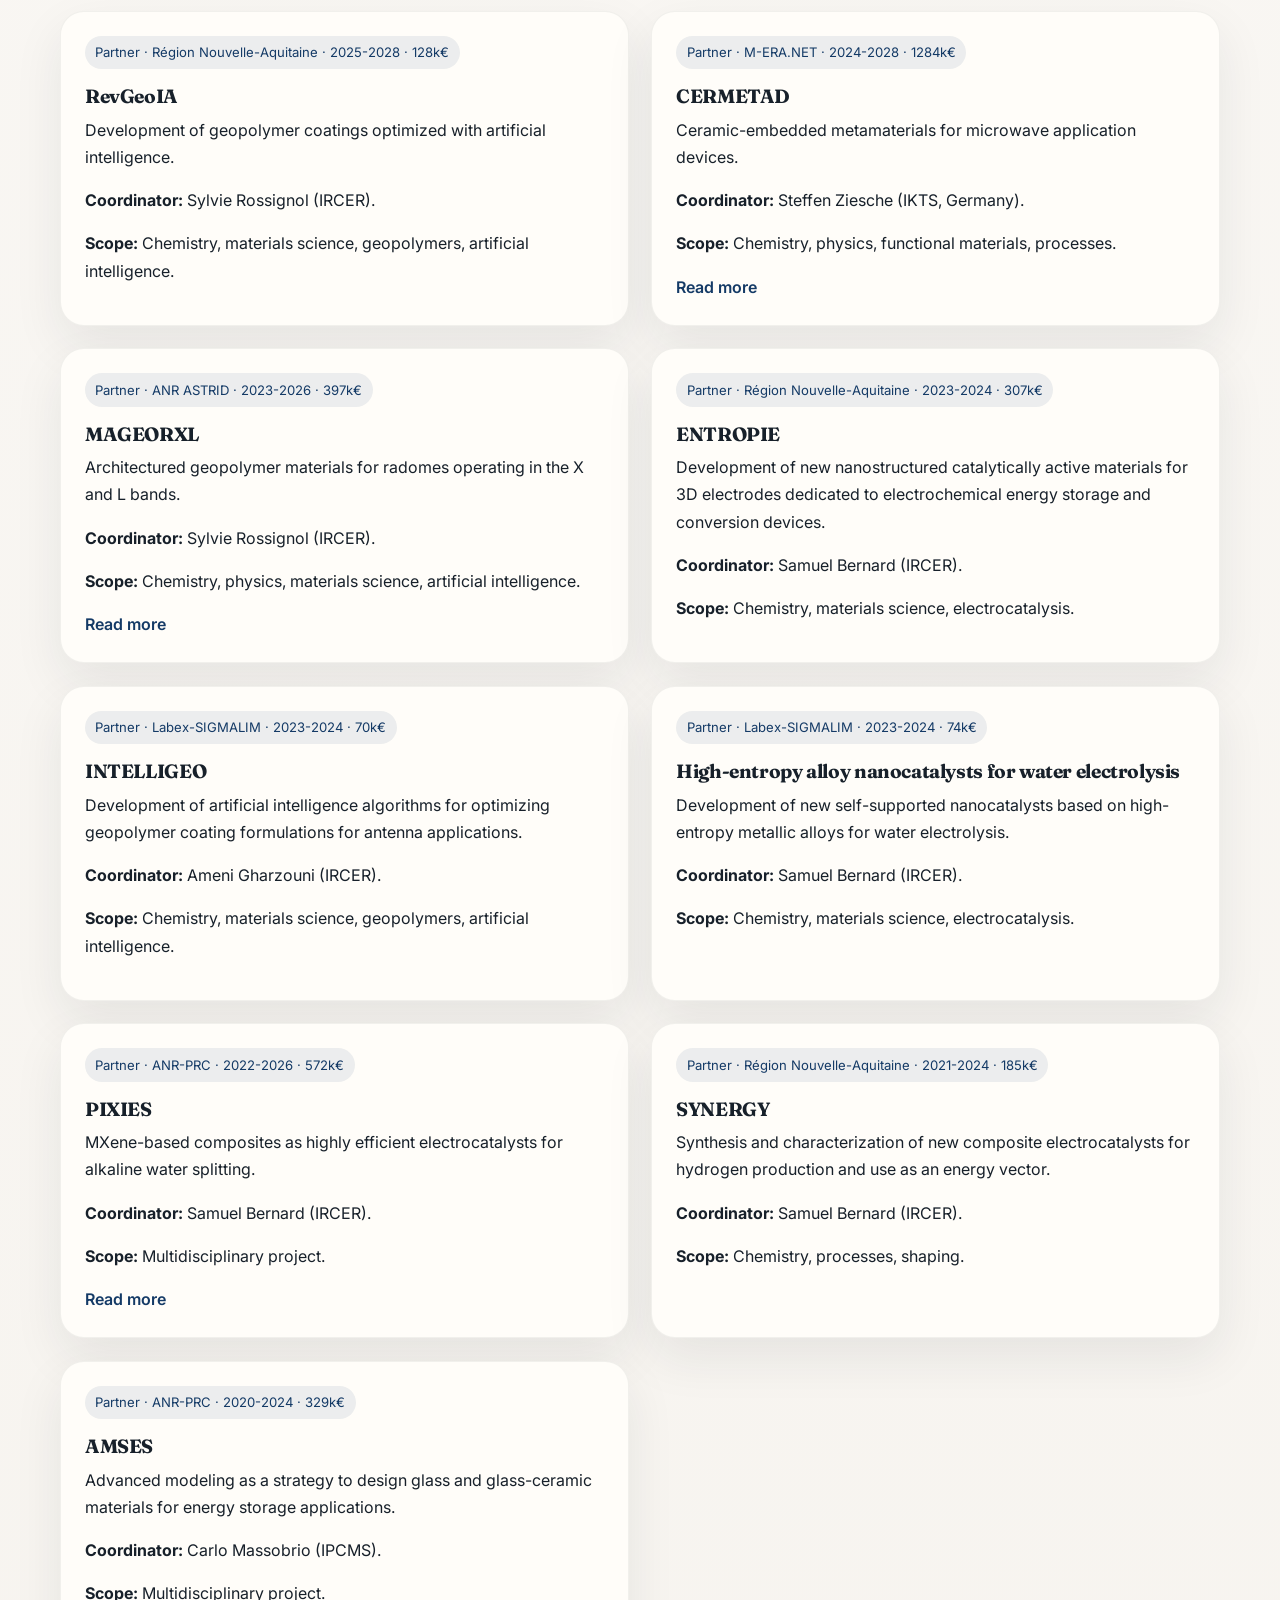
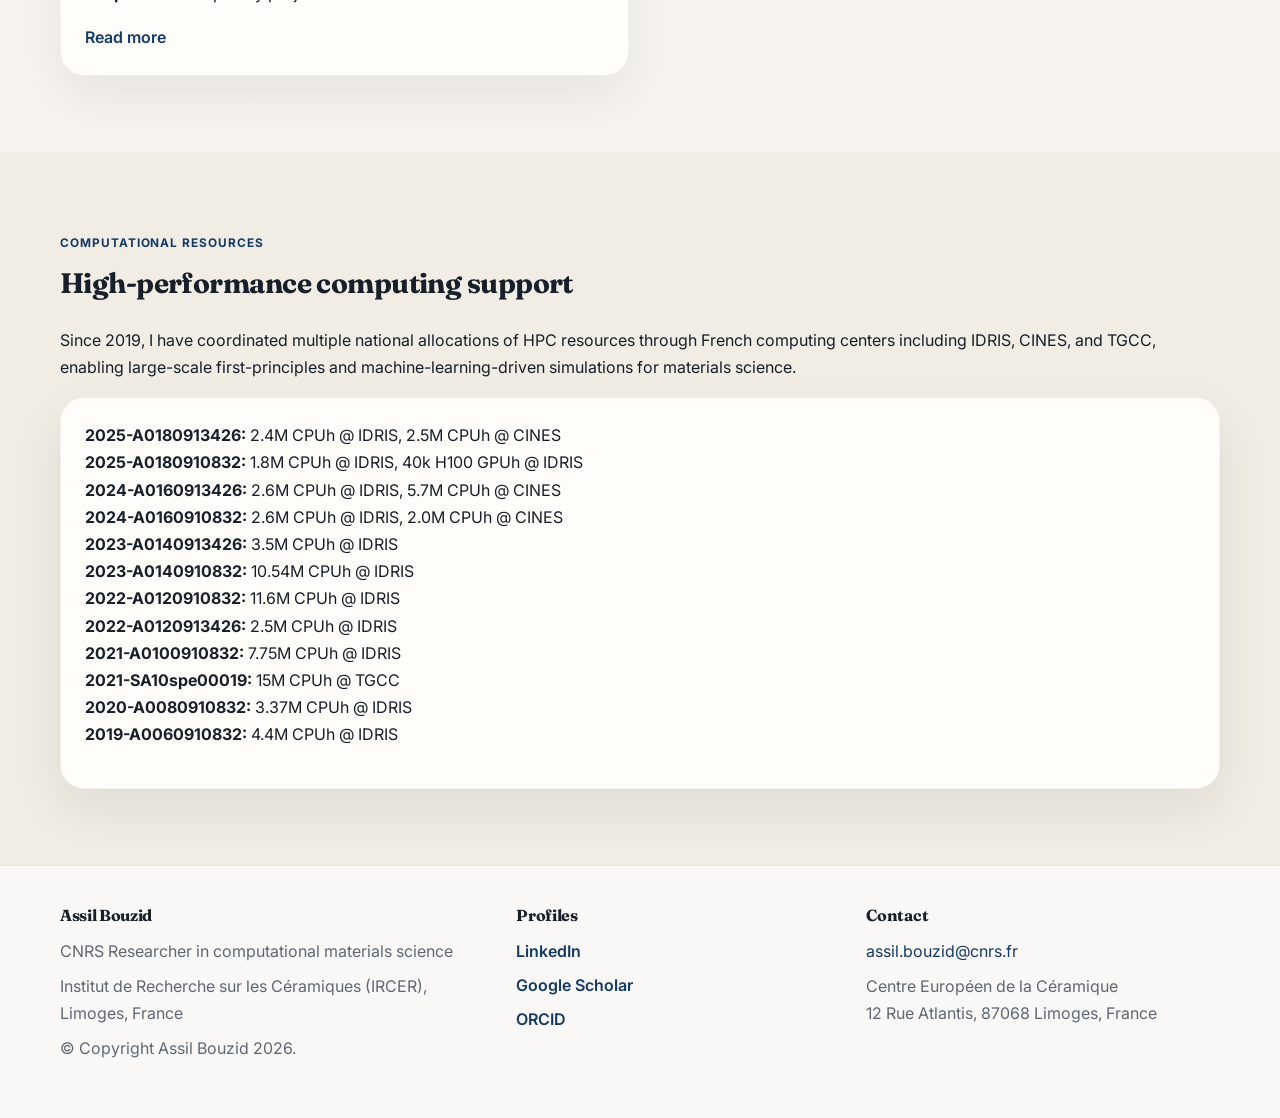
<file: projects.html>
<!DOCTYPE html>
<html lang="en">
<head>
  <meta charset="UTF-8" />
  <meta name="viewport" content="width=device-width, initial-scale=1.0" />
  <title>Projects | Assil Bouzid</title>
  <meta name="description" content="Academic website of Assil Bouzid, CNRS researcher in computational materials science." />
  <meta name="author" content="Assil Bouzid" />
  <meta name="robots" content="index, follow" />
  <link rel="canonical" href="https://assilbouzid.github.io/projects.html" />

  <meta property="og:type" content="website" />
  <meta property="og:title" content="Projects | Assil Bouzid" />
  <meta property="og:description" content="Academic website of Assil Bouzid, CNRS researcher in computational materials science." />
  <meta property="og:url" content="https://assilbouzid.github.io/projects.html" />
  <meta property="og:site_name" content="Assil Bouzid" />
  <meta property="og:locale" content="en_US" />

  <meta name="twitter:card" content="summary" />
  <meta name="twitter:title" content="Projects | Assil Bouzid" />
  <meta name="twitter:description" content="Academic website of Assil Bouzid, CNRS researcher in computational materials science." />

  <link rel="preconnect" href="https://fonts.googleapis.com">
  <link rel="preconnect" href="https://fonts.gstatic.com" crossorigin>
  <link href="https://fonts.googleapis.com/css2?family=Inter:wght@400;500;600;700;800&family=Fraunces:opsz,wght@9..144,600;9..144,700&display=swap" rel="stylesheet">
  <link rel="stylesheet" href="assets/css/style.css" />

  <script type="application/ld+json">
  {
    "@context": "https://schema.org",
    "@type": "WebPage",
    "name": "Projects | Assil Bouzid",
    "url": "https://assilbouzid.github.io/projects.html",
    "description": "Academic website of Assil Bouzid, CNRS researcher in computational materials science."
  }
  </script>

  <script type="application/ld+json">
  {
    "@context": "https://schema.org",
    "@type": "Person",
    "name": "Assil Bouzid",
    "url": "https://assilbouzid.github.io/",
    "jobTitle": "CNRS Researcher",
    "affiliation": {
      "@type": "Organization",
      "name": "Institut de Recherche sur les Céramiques (IRCER)"
    },
    "sameAs": [
      "https://www.linkedin.com/in/assil-bouzid-abba86112/",
      "https://scholar.google.ch/citations?user=bP3VzBwAAAAJ&hl=en",
      "https://orcid.org/0000-0002-9363-7240"
    ]
  }
  </script>
</head>
<body>
  <header class="site-header">
    <div class="container header-inner">
      <a class="brand" href="index.html">
        <span class="brand-name">Assil Bouzid</span>
        <span class="brand-role">CNRS Researcher</span>
      </a>
      <button class="nav-toggle" aria-label="Toggle navigation" aria-expanded="false">Menu</button>
      <nav class="site-nav" id="site-nav">
        <a href="index.html">Home</a>
        <a href="about.html">About</a>
        <a href="education.html">CV</a>
        <a href="research.html">Research</a>
        <a href="publications.html">Publications</a>
        <a href="projects.html" class="active">Projects</a>
        <a href="teaching.html">Teaching &amp; supervision</a>
        <a href="collaborations.html">Collaborations</a>
        <a href="news.html">News</a>
        <a href="contact.html">Contact</a>
      </nav>
    </div>
  </header>

  <section class="page-hero">
    <div class="container">
      <span class="eyebrow">Projects</span>
      <h1>Projects</h1>
      <p>
        My project portfolio spans coordinated, co-coordinated, and partner roles in regional,
        national, European, and international research programs focused on ceramics, glasses,
        electrocatalysis, electrochemical interfaces, energy materials, and AI-assisted materials discovery.
      </p>
    </div>
  </section>

  <main>

    <section class="section section-soft">
      <div class="container">
        <div class="section-heading">
          <span class="eyebrow">Leadership</span>
          <h2>Projects as coordinator</h2>
        </div>
        <div class="card-grid two-up">

          <article class="card project-card">
            <span class="project-tag">Coordinator · PEPR DIADEM Exploratory Call · 2024-2028 · 915k€</span>
            <h3>AMADEUS</h3>
            <p>Automated and machine-learning-driven design and discovery of high-entropy ceramics for energy applications.</p>
            <p><strong>Scope:</strong> Multidisciplinary project.</p>
            <a class="text-link" href="https://www.pepr-diadem.fr/projet/amadeus/" target="_blank" rel="noopener">Read more</a>
          </article>

          <article class="card project-card">
            <span class="project-tag">Co-coordinator · LRC IRCER-CEA Le Ripault · 2023-2024 · 65k€</span>
            <h3>Prediction of dielectric constants in inorganic materials</h3>
            <p>Development of numerical approaches combining data exploration and modeling for the prediction of dielectric constants in inorganic materials.</p>
            <p><strong>Scope:</strong> Physics, computational materials science.</p>
          </article>

          <article class="card project-card">
            <span class="project-tag">Coordinator · International Emerging Actions, CNRS · 2023-2024 · 15k€</span>
            <h3>2DH2</h3>
            <p>Modeling electrochemical hydrogen evolution on two-dimensional-material-based electrodes in alkaline solution.</p>
            <p><strong>Scope:</strong> Electrochemistry, 2D materials, modeling.</p>
            <a class="text-link" href="https://melbourne.office.cnrs.fr/project/iea-2dh2/" target="_blank" rel="noopener">Read more</a>
          </article>

          <article class="card project-card">
            <span class="project-tag">Coordinator · ANR-PRCI · 2022-2025 · 521k€</span>
            <h3>RECIFE</h3>
            <p>Rational design concepts of engineered ceramics with integrated catalytically active metal sites for electrochemical energy conversion.</p>
            <p><strong>Scope:</strong> Multidisciplinary project.</p>
            <a class="text-link" href="https://www.recife-catalysis.fr/" target="_blank" rel="noopener">Read more</a>
          </article>

          <article class="card project-card">
            <span class="project-tag">Coordinator · Région Nouvelle-Aquitaine · 2020-2024 · 123k€</span>
            <h3>CANaMIAS</h3>
            <p>Design of glassy cathode materials for sodium batteries, from advanced modeling and artificial intelligence to synthesis.</p>
            <p><strong>Scope:</strong> Multidisciplinary project.</p>
          </article>

        </div>
      </div>
    </section>

    <section class="section">
      <div class="container">
        <div class="section-heading">
          <span class="eyebrow">Partnerships</span>
          <h2>Projects as partner</h2>
        </div>
        <div class="card-grid two-up">

          <article class="card project-card">
            <span class="project-tag">Partner · Région Nouvelle-Aquitaine · 2025-2028 · 128k€</span>
            <h3>RevGeoIA</h3>
            <p>Development of geopolymer coatings optimized with artificial intelligence.</p>
            <p><strong>Coordinator:</strong> Sylvie Rossignol (IRCER).</p>
            <p><strong>Scope:</strong> Chemistry, materials science, geopolymers, artificial intelligence.</p>
          </article>

          <article class="card project-card">
            <span class="project-tag">Partner · M-ERA.NET · 2024-2028 · 1284k€</span>
            <h3>CERMETAD</h3>
            <p>Ceramic-embedded metamaterials for microwave application devices.</p>
            <p><strong>Coordinator:</strong> Steffen Ziesche (IKTS, Germany).</p>
            <p><strong>Scope:</strong> Chemistry, physics, functional materials, processes.</p>
            <a class="text-link" href="https://www.m-era.net/materipedia/2023/cermetad" target="_blank" rel="noopener">Read more</a>
          </article>

          <article class="card project-card">
            <span class="project-tag">Partner · ANR ASTRID · 2023-2026 · 397k€</span>
            <h3>MAGEORXL</h3>
            <p>Architectured geopolymer materials for radomes operating in the X and L bands.</p>
            <p><strong>Coordinator:</strong> Sylvie Rossignol (IRCER).</p>
            <p><strong>Scope:</strong> Chemistry, physics, materials science, artificial intelligence.</p>
            <a class="text-link" href="https://anr.fr/Projet-ANR-23-ASTR-0008" target="_blank" rel="noopener">Read more</a>
          </article>

          <article class="card project-card">
            <span class="project-tag">Partner · Région Nouvelle-Aquitaine · 2023-2024 · 307k€</span>
            <h3>ENTROPIE</h3>
            <p>Development of new nanostructured catalytically active materials for 3D electrodes dedicated to electrochemical energy storage and conversion devices.</p>
            <p><strong>Coordinator:</strong> Samuel Bernard (IRCER).</p>
            <p><strong>Scope:</strong> Chemistry, materials science, electrocatalysis.</p>
          </article>

          <article class="card project-card">
            <span class="project-tag">Partner · Labex-SIGMALIM · 2023-2024 · 70k€</span>
            <h3>INTELLIGEO</h3>
            <p>Development of artificial intelligence algorithms for optimizing geopolymer coating formulations for antenna applications.</p>
            <p><strong>Coordinator:</strong> Ameni Gharzouni (IRCER).</p>
            <p><strong>Scope:</strong> Chemistry, materials science, geopolymers, artificial intelligence.</p>
          </article>

          <article class="card project-card">
            <span class="project-tag">Partner · Labex-SIGMALIM · 2023-2024 · 74k€</span>
            <h3>High-entropy alloy nanocatalysts for water electrolysis</h3>
            <p>Development of new self-supported nanocatalysts based on high-entropy metallic alloys for water electrolysis.</p>
            <p><strong>Coordinator:</strong> Samuel Bernard (IRCER).</p>
            <p><strong>Scope:</strong> Chemistry, materials science, electrocatalysis.</p>
          </article>

          <article class="card project-card">
            <span class="project-tag">Partner · ANR-PRC · 2022-2026 · 572k€</span>
            <h3>PIXIES</h3>
            <p>MXene-based composites as highly efficient electrocatalysts for alkaline water splitting.</p>
            <p><strong>Coordinator:</strong> Samuel Bernard (IRCER).</p>
            <p><strong>Scope:</strong> Multidisciplinary project.</p>
            <a class="text-link" href="https://anr.fr/Projet-ANR-22-CE08-0014" target="_blank" rel="noopener">Read more</a>
          </article>

          <article class="card project-card">
            <span class="project-tag">Partner · Région Nouvelle-Aquitaine · 2021-2024 · 185k€</span>
            <h3>SYNERGY</h3>
            <p>Synthesis and characterization of new composite electrocatalysts for hydrogen production and use as an energy vector.</p>
            <p><strong>Coordinator:</strong> Samuel Bernard (IRCER).</p>
            <p><strong>Scope:</strong> Chemistry, processes, shaping.</p>
          </article>

          <article class="card project-card">
            <span class="project-tag">Partner · ANR-PRC · 2020-2024 · 329k€</span>
            <h3>AMSES</h3>
            <p>Advanced modeling as a strategy to design glass and glass-ceramic materials for energy storage applications.</p>
            <p><strong>Coordinator:</strong> Carlo Massobrio (IPCMS).</p>
            <p><strong>Scope:</strong> Multidisciplinary project.</p>
            <a class="text-link" href="https://anr.fr/Projet-ANR-20-CE08-0021" target="_blank" rel="noopener">Read more</a>
          </article>

        </div>
      </div>
    </section>

    <section class="section section-soft">
      <div class="container">
        <div class="section-heading">
          <span class="eyebrow">Computational resources</span>
          <h2>High-performance computing support</h2>
        </div>
        <p>
          Since 2019, I have coordinated multiple national allocations of HPC resources through
          French computing centers including IDRIS, CINES, and TGCC, enabling large-scale
          first-principles and machine-learning-driven simulations for materials science.
        </p>
        <div class="card">
      <p>
<strong>2025-A0180913426:</strong> 2.4M CPUh @ IDRIS, 2.5M CPUh @ CINES<br>
<strong>2025-A0180910832:</strong> 1.8M CPUh @ IDRIS, 40k H100 GPUh @ IDRIS<br>
<strong>2024-A0160913426:</strong> 2.6M CPUh @ IDRIS, 5.7M CPUh @ CINES<br>
<strong>2024-A0160910832:</strong> 2.6M CPUh @ IDRIS, 2.0M CPUh @ CINES<br>
<strong>2023-A0140913426:</strong> 3.5M CPUh @ IDRIS<br>
<strong>2023-A0140910832:</strong> 10.54M CPUh @ IDRIS<br>
<strong>2022-A0120910832:</strong> 11.6M CPUh @ IDRIS<br>
<strong>2022-A0120913426:</strong> 2.5M CPUh @ IDRIS<br>
<strong>2021-A0100910832:</strong> 7.75M CPUh @ IDRIS<br>
<strong>2021-SA10spe00019:</strong> 15M CPUh @ TGCC<br>
<strong>2020-A0080910832:</strong> 3.37M CPUh @ IDRIS<br>
<strong>2019-A0060910832:</strong> 4.4M CPUh @ IDRIS
      </p>
    </div>
      </div>
    </section>

  </main>

  <footer class="site-footer">
    <div class="container footer-grid">
      <div>
        <h3>Assil Bouzid</h3>
        <p>CNRS Researcher in computational materials science</p>
        <p>Institut de Recherche sur les Céramiques (IRCER), Limoges, France</p>
        <p>&copy; Copyright Assil Bouzid 2026.</p>
      </div>
      <div>
        <h3>Profiles</h3>
        <div class="footer-links">
          <a href="https://www.linkedin.com/in/assil-bouzid-abba86112/" target="_blank" rel="noopener">LinkedIn</a>
          <a href="https://scholar.google.ch/citations?user=bP3VzBwAAAAJ&hl=en" target="_blank" rel="noopener">Google Scholar</a>
          <a href="https://orcid.org/0000-0002-9363-7240" target="_blank" rel="noopener">ORCID</a>
        </div>
      </div>
      <div>
        <h3>Contact</h3>
        <p><a href="mailto:assil.bouzid@cnrs.fr">assil.bouzid@cnrs.fr</a></p>
        <p>Centre Européen de la Céramique<br>12 Rue Atlantis, 87068 Limoges, France</p>
      </div>
    </div>
  </footer>

  <script src="assets/js/main.js"></script>
</body>
</html>
</file>
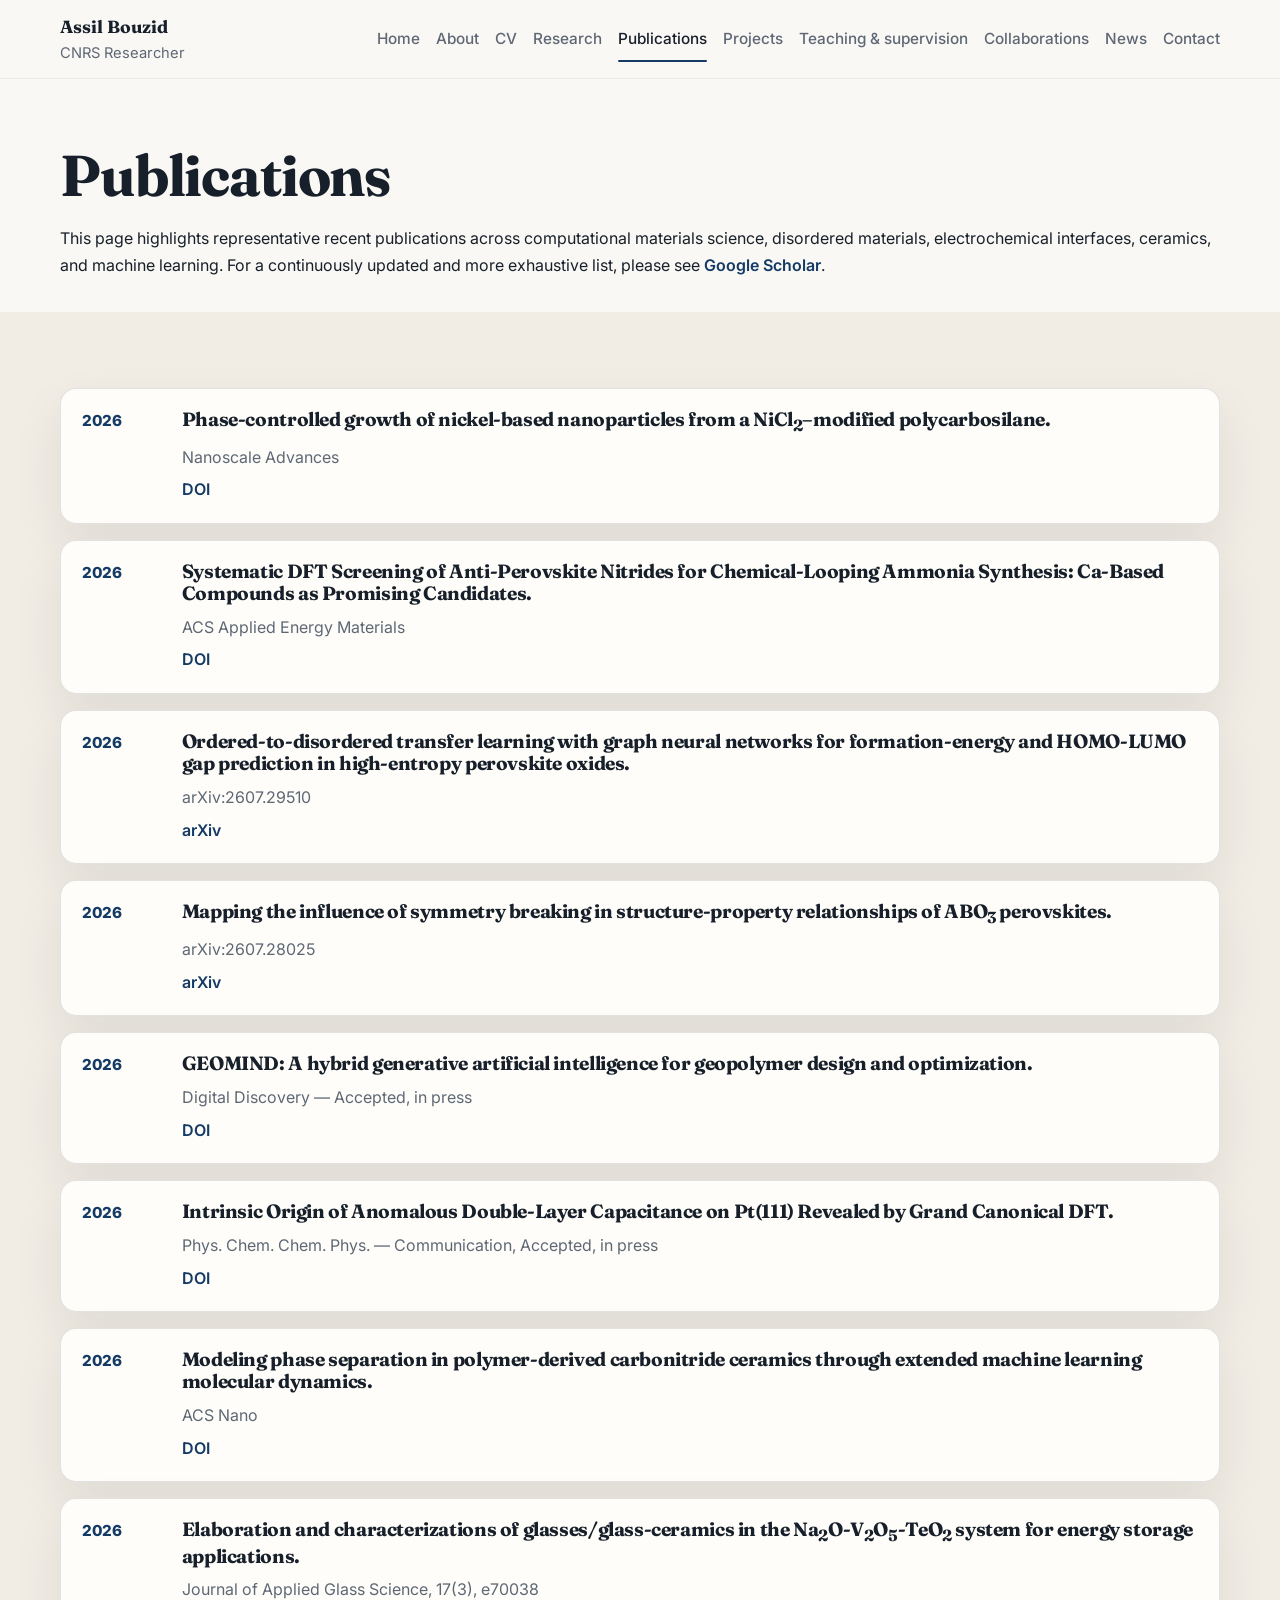
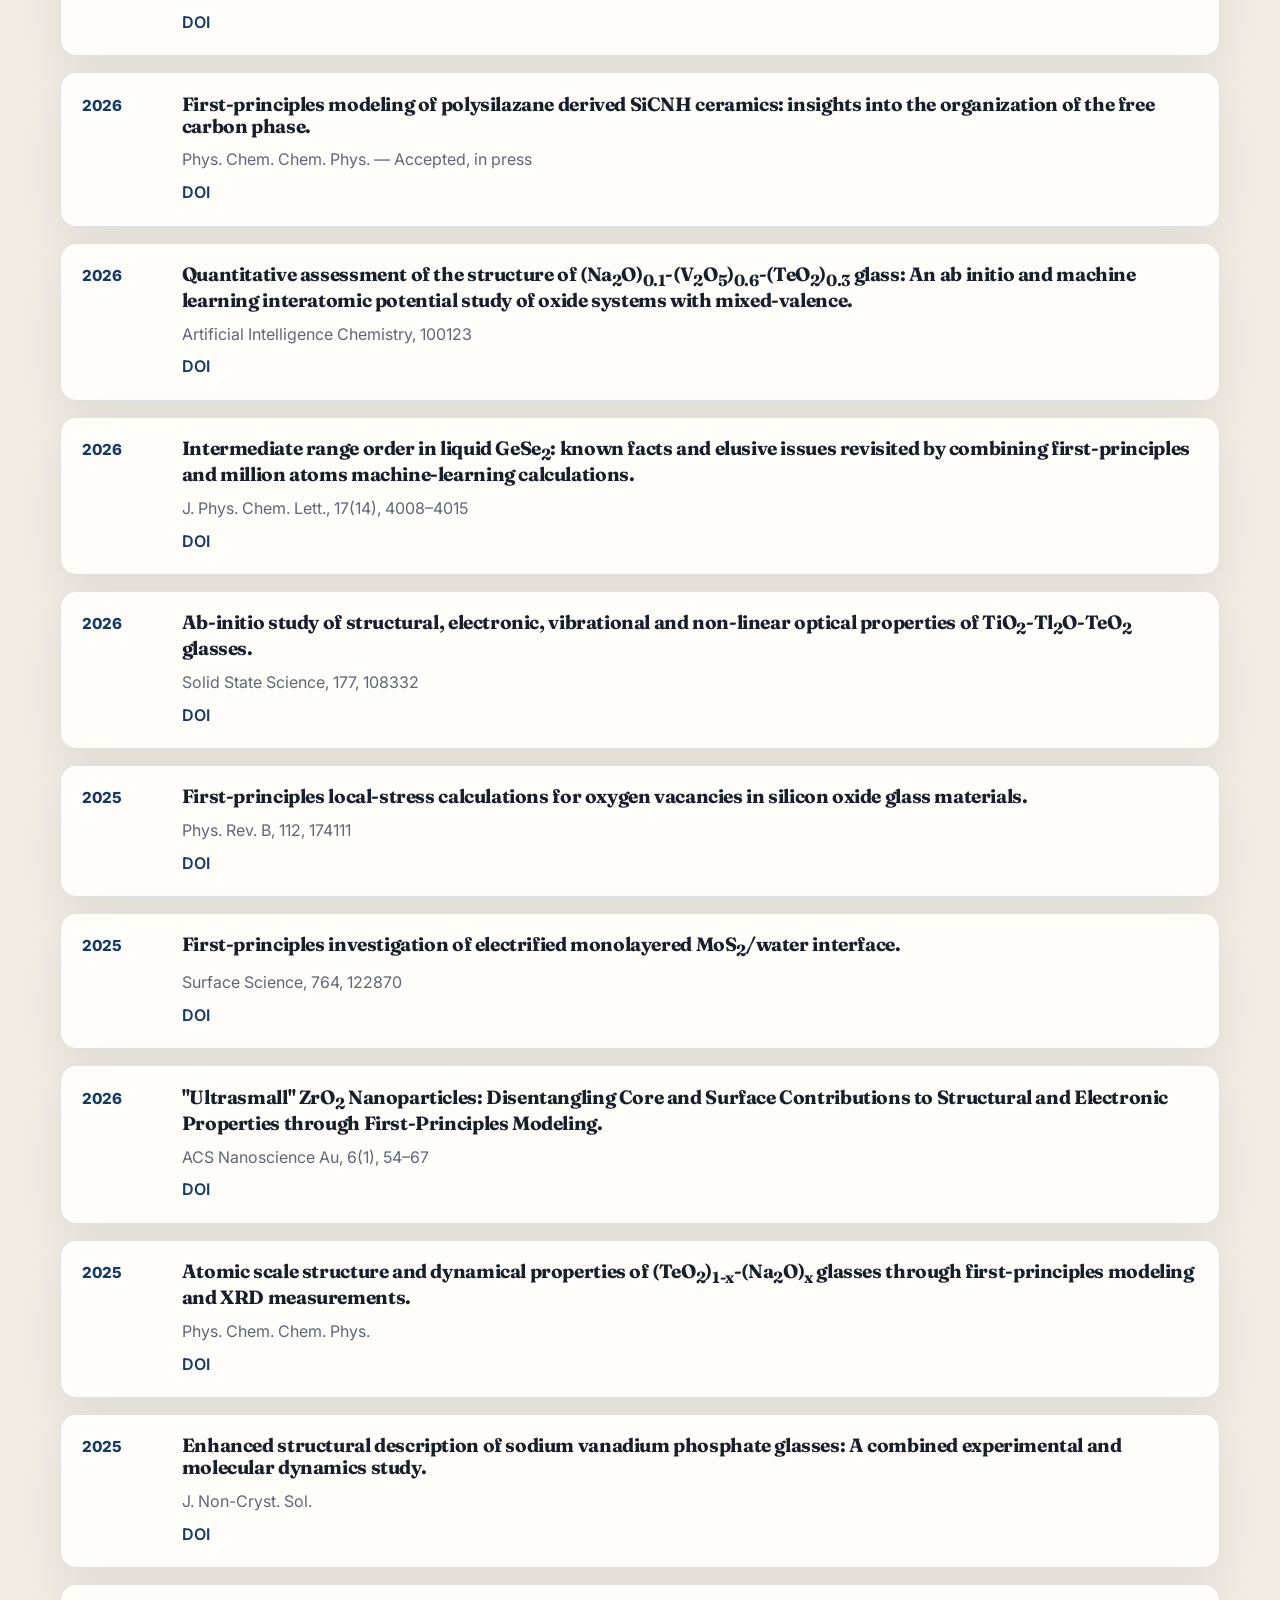
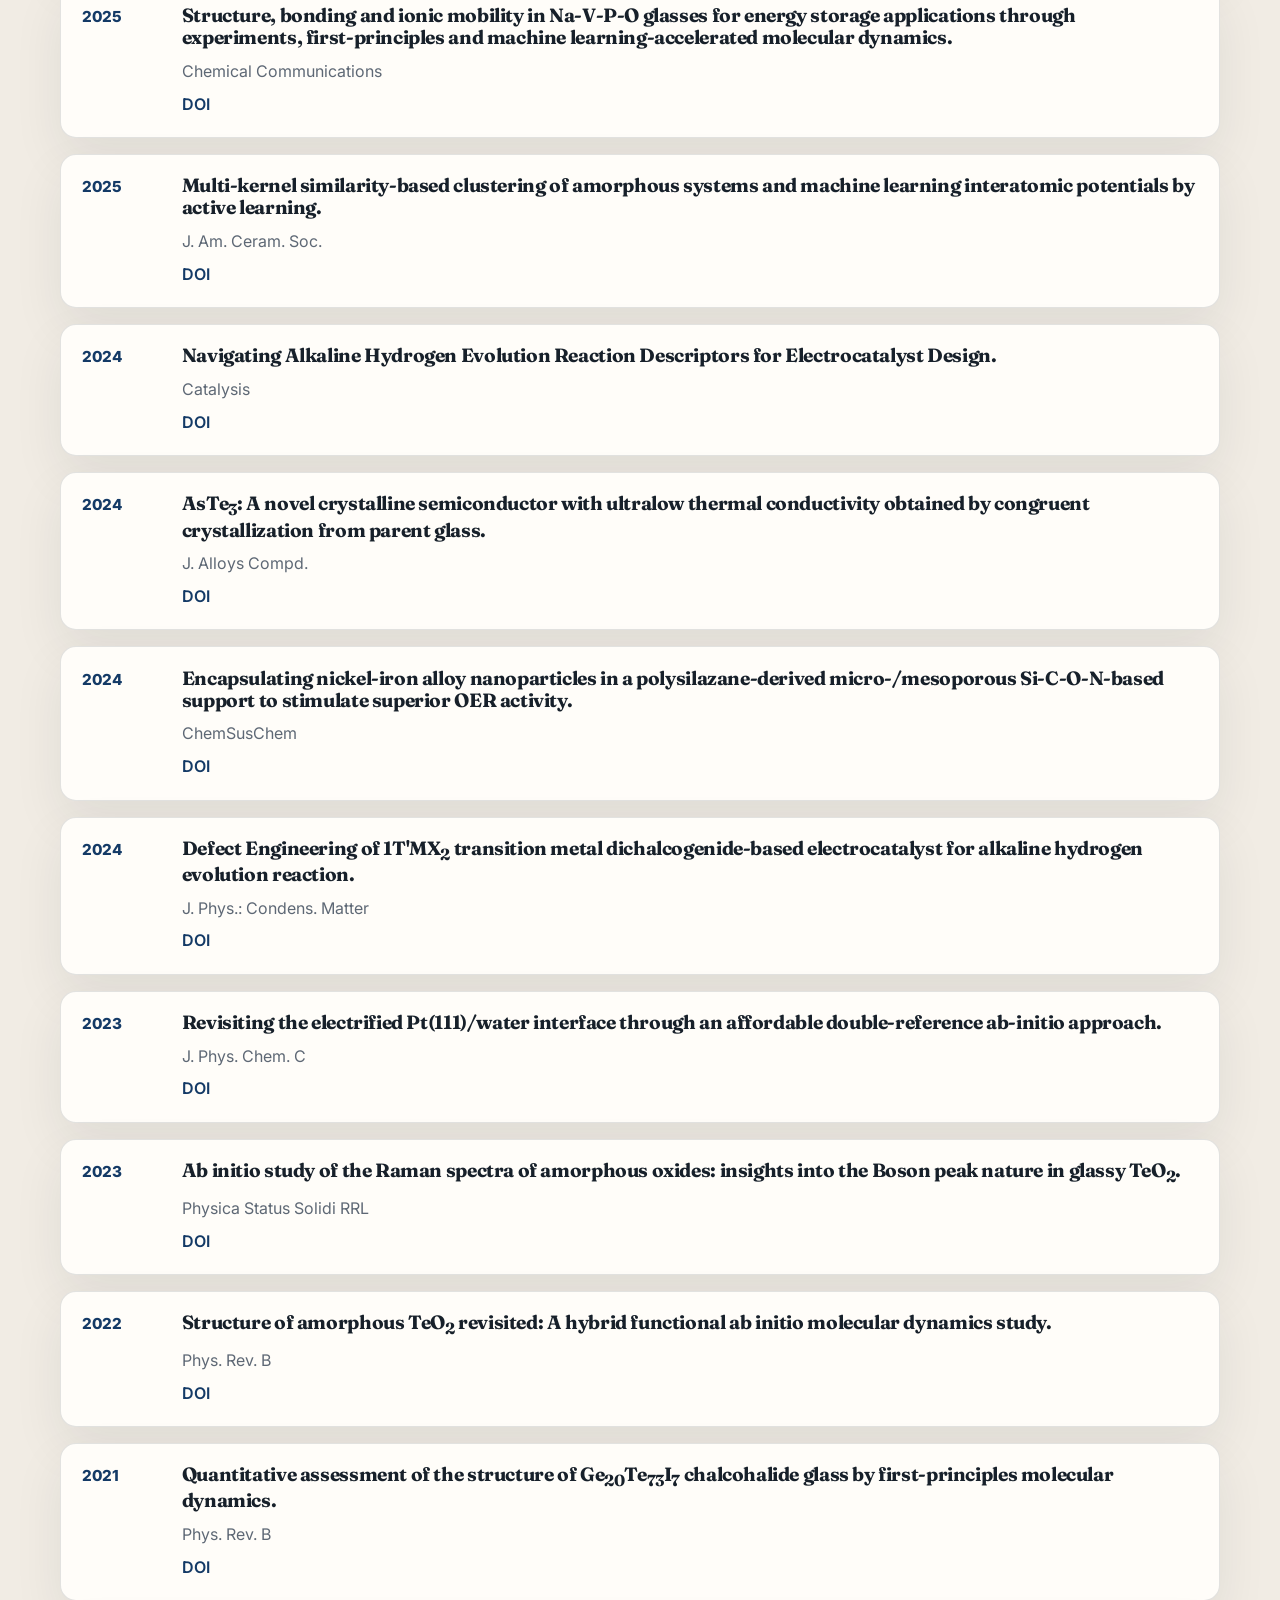
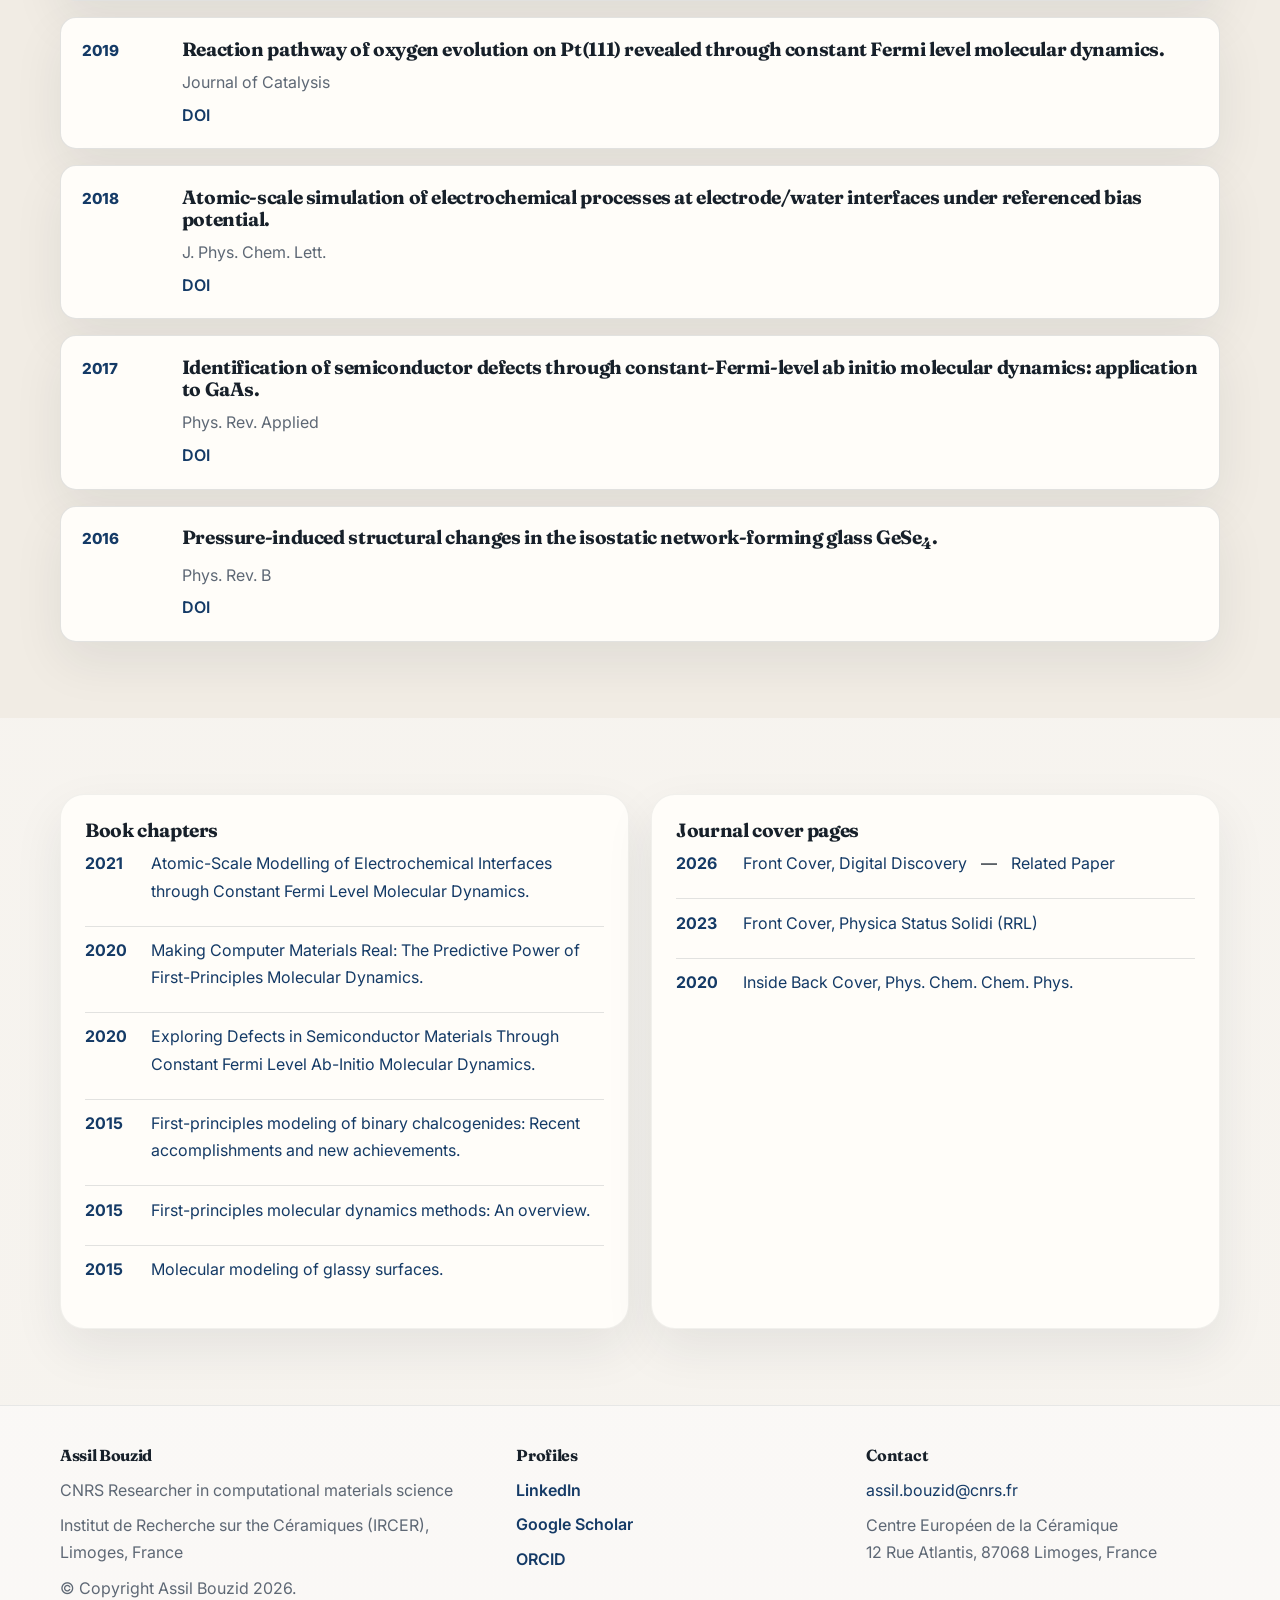
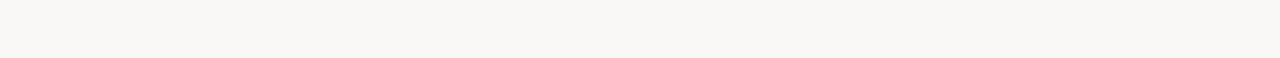
<file: publications.html>
<!DOCTYPE html>
<html lang="en">
<head>
  <meta charset="UTF-8" />
  <meta name="viewport" content="width=device-width, initial-scale=1.0" />
  <title>Publications | Assil Bouzid</title>
  <meta name="description" content="Academic website of Assil Bouzid, CNRS researcher in computational materials science." />
  <meta name="author" content="Assil Bouzid" />
  <meta name="robots" content="index, follow" />
  <link rel="canonical" href="https://assilbouzid.github.io/publications.html" />

  <meta property="og:type" content="website" />
  <meta property="og:title" content="Publications | Assil Bouzid" />
  <meta property="og:description" content="Academic website of Assil Bouzid, CNRS researcher in computational materials science." />
  <meta property="og:url" content="https://assilbouzid.github.io/publications.html" />
  <meta property="og:site_name" content="Assil Bouzid" />
  <meta property="og:locale" content="en_US" />

  <meta name="twitter:card" content="summary" />
  <meta name="twitter:title" content="Publications | Assil Bouzid" />
  <meta name="twitter:description" content="Academic website of Assil Bouzid, CNRS researcher in computational materials science." />

  <link rel="preconnect" href="https://fonts.googleapis.com">
  <link rel="preconnect" href="https://fonts.gstatic.com" crossorigin>
  <link href="https://fonts.googleapis.com/css2?family=Inter:wght@400;500;600;700;800&family=Fraunces:opsz,wght@9..144,600;9..144,700&display=swap" rel="stylesheet">
  <link rel="stylesheet" href="assets/css/style.css" />

  <script type="application/ld+json">
  {
    "@context": "https://schema.org",
    "@type": "WebPage",
    "name": "Publications | Assil Bouzid",
    "url": "https://assilbouzid.github.io/publications.html",
    "description": "Academic website of Assil Bouzid, CNRS researcher in computational materials science."
  }
  </script>

  <script type="application/ld+json">
  {
    "@context": "https://schema.org",
    "@type": "Person",
    "name": "Assil Bouzid",
    "url": "https://assilbouzid.github.io/",
    "jobTitle": "CNRS Researcher",
    "affiliation": {
      "@type": "Organization",
      "name": "Institut de Recherche sur les Céramiques (IRCER)"
    },
    "sameAs": [
      "https://www.linkedin.com/in/assil-bouzid-abba86112/",
      "https://scholar.google.ch/citations?user=bP3VzBwAAAAJ&hl=en",
      "https://orcid.org/0000-0002-9363-7240"
    ]
  }
  </script>
</head>
<body>
  <header class="site-header">
    <div class="container header-inner">
      <a class="brand" href="index.html">
        <span class="brand-name">Assil Bouzid</span>
        <span class="brand-role">CNRS Researcher</span>
      </a>
      <button class="nav-toggle" aria-label="Toggle navigation" aria-expanded="false">Menu</button>
      <nav class="site-nav" id="site-nav">
        <a href="index.html">Home</a>
<a href="about.html">About</a>
<a href="education.html">CV</a>
<a href="research.html">Research</a>
<a href="publications.html" class="active">Publications</a>
<a href="projects.html">Projects</a>
<a href="teaching.html">Teaching & supervision</a>
<a href="collaborations.html">Collaborations</a>
<a href="news.html">News</a>
<a href="contact.html">Contact</a>
      </nav>
    </div>
  </header>

  
        <section class="page-hero">
          <div class="container">
            <h1>Publications</h1>
            <p>
              This page highlights representative recent publications across computational materials science,
              disordered materials, electrochemical interfaces, ceramics, and machine learning.
              For a continuously updated and more exhaustive list, please see
              <a class="text-link" href="https://scholar.google.ch/citations?user=bP3VzBwAAAAJ&hl=en" target="_blank" rel="noopener">Google Scholar</a>.
            </p>
          </div>
        </section>
        

  <main>
    
<section class="section section-soft">
  <div class="container">
    <div class="publication-list">

      
     <article class="publication-item">
        <div class="pub-year">2026</div>
        <div class="pub-body">
          <h3>Phase-controlled growth of nickel-based nanoparticles from a NiCl<sub>2</sub>–modified polycarbosilane.</h3>
          <p>Nanoscale Advances</p>
          <a class="text-link" href="https://doi.org/10.1039/D6NA00574H" target="_blank" rel="noopener">DOI</a>
        </div>
      </article>
      
      <article class="publication-item">
        <div class="pub-year">2026</div>
        <div class="pub-body">
          <h3>Systematic DFT Screening of Anti-Perovskite Nitrides for Chemical-Looping Ammonia Synthesis: Ca-Based Compounds as Promising Candidates.</h3>
          <p>ACS Applied Energy Materials</p>
          <a class="text-link" href="https://doi.org/10.1021/acsaem.6c02178" target="_blank" rel="noopener">DOI</a>
        </div>
      </article>
      
      <article class="publication-item">
        <div class="pub-year">2026</div>
        <div class="pub-body">
          <h3>Ordered-to-disordered transfer learning with graph neural networks for formation-energy and HOMO-LUMO gap prediction in high-entropy perovskite oxides.</h3>
          <p>arXiv:2607.29510</p>
          <a class="text-link" href="https://arxiv.org/abs/2607.29510" target="_blank" rel="noopener">arXiv</a>
        </div>
      </article>
      
      <article class="publication-item">
        <div class="pub-year">2026</div>
        <div class="pub-body">
          <h3>Mapping the influence of symmetry breaking in structure-property relationships of ABO<sub>3</sub> perovskites.</h3>
          <p>arXiv:2607.28025</p>
          <a class="text-link" href="https://arxiv.org/abs/2607.28025" target="_blank" rel="noopener">arXiv</a>
        </div>
      </article>
      
      <article class="publication-item">
        <div class="pub-year">2026</div>
        <div class="pub-body">
          <h3>GEOMIND: A hybrid generative artificial intelligence for geopolymer design and optimization.</h3>
          <p>Digital Discovery — Accepted, in press</p>
          <a class="text-link" href="https://doi.org/10.1039/D5DD00383K" target="_blank" rel="noopener">DOI</a>
        </div>
      </article>
      
      <article class="publication-item">
        <div class="pub-year">2026</div>
        <div class="pub-body">
          <h3>Intrinsic Origin of Anomalous Double-Layer Capacitance on Pt(111) Revealed by Grand Canonical DFT.</h3>
          <p>Phys. Chem. Chem. Phys. — Communication, Accepted, in press</p>
          <a class="text-link" href="https://doi.org/10.1039/D6CP01795A" target="_blank" rel="noopener">DOI</a>
        </div>
      </article>
      
      <article class="publication-item">
        <div class="pub-year">2026</div>
        <div class="pub-body">
          <h3>Modeling phase separation in polymer-derived carbonitride ceramics through extended machine learning molecular dynamics.</h3>
          <p>ACS Nano</p>
          <a class="text-link" href="https://doi.org/10.1021/acsnano.6c11958" target="_blank" rel="noopener">DOI</a>
        </div>
      </article>
      
      <article class="publication-item">
        <div class="pub-year">2026</div>
        <div class="pub-body">
          <h3>Elaboration and characterizations of glasses/glass-ceramics in the Na<sub>2</sub>O-V<sub>2</sub>O<sub>5</sub>-TeO<sub>2</sub> system for energy storage applications.</h3>
          <p>Journal of Applied Glass Science, 17(3), e70038</p>
          <a class="text-link" href="https://doi.org/10.1111/ijag.70038" target="_blank" rel="noopener">DOI</a>
        </div>
      </article>
      
      <article class="publication-item">
        <div class="pub-year">2026</div>
        <div class="pub-body">
          <h3>First-principles modeling of polysilazane derived SiCNH ceramics: insights into the organization of the free carbon phase.</h3>
          <p>Phys. Chem. Chem. Phys. — Accepted, in press</p>
          <a class="text-link" href="https://doi.org/10.1039/D5CP04954G" target="_blank" rel="noopener">DOI</a>
        </div>
      </article>
      
      <article class="publication-item">
        <div class="pub-year">2026</div>
        <div class="pub-body">
          <h3>Quantitative assessment of the structure of (Na<sub>2</sub>O)<sub>0.1</sub>-(V<sub>2</sub>O<sub>5</sub>)<sub>0.6</sub>-(TeO<sub>2</sub>)<sub>0.3</sub> glass: An ab initio and machine learning interatomic potential study of oxide systems with mixed-valence.</h3>
          <p>Artificial Intelligence Chemistry, 100123</p>
          <a class="text-link" href="https://doi.org/10.1016/j.aichem.2026.100123" target="_blank" rel="noopener">DOI</a>
        </div>
      </article>
      
      <article class="publication-item">
        <div class="pub-year">2026</div>
        <div class="pub-body">
          <h3>Intermediate range order in liquid GeSe<sub>2</sub>: known facts and elusive issues revisited by combining first-principles and million atoms machine-learning calculations.</h3>
          <p>J. Phys. Chem. Lett., 17(14), 4008–4015</p>
          <a class="text-link" href="https://doi.org/10.1021/acs.jpclett.6c00322" target="_blank" rel="noopener">DOI</a>
        </div>
      </article>
      
      <article class="publication-item">
        <div class="pub-year">2026</div>
        <div class="pub-body">
          <h3>Ab-initio study of structural, electronic, vibrational and non-linear optical properties of TiO<sub>2</sub>-Tl<sub>2</sub>O-TeO<sub>2</sub> glasses.</h3>
          <p>Solid State Science, 177, 108332</p>
          <a class="text-link" href="https://doi.org/10.1016/j.solidstatesciences.2026.108332" target="_blank" rel="noopener">DOI</a>
        </div>
      </article>
      
      <article class="publication-item">
        <div class="pub-year">2025</div>
        <div class="pub-body">
          <h3>First-principles local-stress calculations for oxygen vacancies in silicon oxide glass materials.</h3>
          <p>Phys. Rev. B, 112, 174111</p>
          <a class="text-link" href="https://doi.org/10.1103/pm9m-n49m" target="_blank" rel="noopener">DOI</a>
        </div>
      </article>
      
      <article class="publication-item">
        <div class="pub-year">2025</div>
        <div class="pub-body">
          <h3>First-principles investigation of electrified monolayered MoS<sub>2</sub>/water interface.</h3>
          <p>Surface Science, 764, 122870</p>
          <a class="text-link" href="https://doi.org/10.1016/j.susc.2025.122870" target="_blank" rel="noopener">DOI</a>
        </div>
      </article>
      
      <article class="publication-item">
        <div class="pub-year">2026</div>
        <div class="pub-body">
          <h3>"Ultrasmall" ZrO<sub>2</sub> Nanoparticles: Disentangling Core and Surface Contributions to Structural and Electronic Properties through First-Principles Modeling.</h3>
          <p>ACS Nanoscience Au, 6(1), 54–67</p>
          <a class="text-link" href="https://doi.org/10.1021/acsnanoscienceau.5c00088" target="_blank" rel="noopener">DOI</a>
        </div>
      </article>
     
      <article class="publication-item">
        <div class="pub-year">2025</div>
        <div class="pub-body">
          <h3>Atomic scale structure and dynamical properties of (TeO<sub>2</sub>)<sub>1-x</sub>-(Na<sub>2</sub>O)<sub>x</sub> glasses through first-principles modeling and XRD measurements.</h3>
          <p>Phys. Chem. Chem. Phys.</p>
          <a class="text-link" href="https://doi.org/10.1039/D5CP01916H" target="_blank" rel="noopener">DOI </a>
        </div>
      </article>
    
      <article class="publication-item">
        <div class="pub-year">2025</div>
        <div class="pub-body">
          <h3>Enhanced structural description of sodium vanadium phosphate glasses: A combined experimental and molecular dynamics study.</h3>
          <p>J. Non-Cryst. Sol.</p>
          <a class="text-link" href="https://doi.org/10.1016/j.jnoncrysol.2025.123420" target="_blank" rel="noopener">DOI </a>
        </div>
      </article>
    
      <article class="publication-item">
        <div class="pub-year">2025</div>
        <div class="pub-body">
          <h3>Structure, bonding and ionic mobility in Na-V-P-O glasses for energy storage applications through experiments, first-principles and machine learning-accelerated molecular dynamics.</h3>
          <p>Chemical Communications</p>
          <a class="text-link" href="https://doi.org/10.1039/D5CC00443H" target="_blank" rel="noopener">DOI </a>
        </div>
      </article>
    
      <article class="publication-item">
        <div class="pub-year">2025</div>
        <div class="pub-body">
          <h3>Multi-kernel similarity-based clustering of amorphous systems and machine learning interatomic potentials by active learning.</h3>
          <p>J. Am. Ceram. Soc.</p>
          <a class="text-link" href="https://doi.org/10.1111/jace.20128" target="_blank" rel="noopener">DOI </a>
        </div>
      </article>
    
      <article class="publication-item">
        <div class="pub-year">2024</div>
        <div class="pub-body">
          <h3>Navigating Alkaline Hydrogen Evolution Reaction Descriptors for Electrocatalyst Design.</h3>
          <p>Catalysis</p>
          <a class="text-link" href="https://doi.org/10.3390/catal14090608" target="_blank" rel="noopener">DOI </a>
        </div>
      </article>
    
      <article class="publication-item">
        <div class="pub-year">2024</div>
        <div class="pub-body">
          <h3>AsTe<sub>3</sub>: A novel crystalline semiconductor with ultralow thermal conductivity obtained by congruent crystallization from parent glass.</h3>
          <p>J. Alloys Compd.</p>
          <a class="text-link" href="https://doi.org/10.1016/j.jallcom.2024.175918" target="_blank" rel="noopener">DOI </a>
        </div>
      </article>
    
      <article class="publication-item">
        <div class="pub-year">2024</div>
        <div class="pub-body">
          <h3>Encapsulating nickel-iron alloy nanoparticles in a polysilazane-derived micro-/mesoporous Si-C-O-N-based support to stimulate superior OER activity.</h3>
          <p>ChemSusChem</p>
          <a class="text-link" href="https://doi.org/10.1002/cssc.202400561" target="_blank" rel="noopener">DOI </a>
        </div>
      </article>
    
      <article class="publication-item">
        <div class="pub-year">2024</div>
        <div class="pub-body">
          <h3>Defect Engineering of 1T'MX<sub>2</sub> transition metal dichalcogenide-based electrocatalyst for alkaline hydrogen evolution reaction.</h3>
          <p>J. Phys.: Condens. Matter</p>
          <a class="text-link" href="https://doi.org/10.1088/1361-648X/ad19a4" target="_blank" rel="noopener">DOI </a>
        </div>
      </article>
    
      <article class="publication-item">
        <div class="pub-year">2023</div>
        <div class="pub-body">
          <h3>Revisiting the electrified Pt(111)/water interface through an affordable double-reference ab-initio approach.</h3>
          <p>J. Phys. Chem. C</p>
          <a class="text-link" href="https://doi.org/10.1021/acs.jpcc.3c05425" target="_blank" rel="noopener">DOI </a>
        </div>
      </article>
    
      <article class="publication-item">
        <div class="pub-year">2023</div>
        <div class="pub-body">
          <h3>Ab initio study of the Raman spectra of amorphous oxides: insights into the Boson peak nature in glassy TeO<sub>2</sub>.</h3>
          <p>Physica Status Solidi RRL</p>
          <a class="text-link" href="https://doi.org/10.1002/pssr.202200505" target="_blank" rel="noopener">DOI </a>
        </div>
      </article>
    
      <article class="publication-item">
        <div class="pub-year">2022</div>
        <div class="pub-body">
          <h3>Structure of amorphous TeO<sub>2</sub> revisited: A hybrid functional ab initio molecular dynamics study.</h3>
          <p>Phys. Rev. B</p>
          <a class="text-link" href="https://doi.org/10.1103/PhysRevB.106.174201" target="_blank" rel="noopener">DOI </a>
        </div>
      </article>
    
      <article class="publication-item">
        <div class="pub-year">2021</div>
        <div class="pub-body">
          <h3>Quantitative assessment of the structure of Ge<sub>20</sub>Te<sub>73</sub>I<sub>7</sub> chalcohalide glass by first-principles molecular dynamics.</h3>
          <p>Phys. Rev. B</p>
          <a class="text-link" href="https://doi.org/10.1103/PhysRevB.103.094204" target="_blank" rel="noopener">DOI </a>
        </div>
      </article>
    
      <article class="publication-item">
        <div class="pub-year">2019</div>
        <div class="pub-body">
          <h3>Reaction pathway of oxygen evolution on Pt(111) revealed through constant Fermi level molecular dynamics.</h3>
          <p>Journal of Catalysis</p>
          <a class="text-link" href="https://doi.org/10.1016/j.jcat.2019.05.025" target="_blank" rel="noopener">DOI </a>
        </div>
      </article>
    
      <article class="publication-item">
        <div class="pub-year">2018</div>
        <div class="pub-body">
          <h3>Atomic-scale simulation of electrochemical processes at electrode/water interfaces under referenced bias potential.</h3>
          <p>J. Phys. Chem. Lett.</p>
          <a class="text-link" href="https://doi.org/10.1021/acs.jpclett.8b00573" target="_blank" rel="noopener">DOI </a>
        </div>
      </article>
    
      <article class="publication-item">
        <div class="pub-year">2017</div>
        <div class="pub-body">
          <h3>Identification of semiconductor defects through constant-Fermi-level ab initio molecular dynamics: application to GaAs.</h3>
          <p>Phys. Rev. Applied</p>
          <a class="text-link" href="https://doi.org/10.1103/PhysRevApplied.8.014010" target="_blank" rel="noopener">DOI </a>
        </div>
      </article>
    
      <article class="publication-item">
        <div class="pub-year">2016</div>
        <div class="pub-body">
          <h3>Pressure-induced structural changes in the isostatic network-forming glass GeSe<sub>4</sub>.</h3>
          <p>Phys. Rev. B</p>
          <a class="text-link" href="https://doi.org/10.1103/PhysRevB.93.014202" target="_blank" rel="noopener">DOI </a>
        </div>
      </article>
    
    </div>
  </div>
</section>

<section class="section">
  <div class="container">
    <div class="card-grid two-up">
      <article class="card">
        <h3>Book chapters</h3>
        <ul class="link-list">
          <li><span class="list-year">2021</span><a href="https://doi.org/10.1002/9781119605652.ch7" target="_blank" rel="noopener">Atomic-Scale Modelling of Electrochemical Interfaces through Constant Fermi Level Molecular Dynamics.</a></li><li><span class="list-year">2020</span><a href="https://www.springer.com/gp/book/9783030377892" target="_blank" rel="noopener">Making Computer Materials Real: The Predictive Power of First-Principles Molecular Dynamics.</a></li><li><span class="list-year">2020</span><a href="https://www.springer.com/gp/book/9783030377892" target="_blank" rel="noopener">Exploring Defects in Semiconductor Materials Through Constant Fermi Level Ab-Initio Molecular Dynamics.</a></li><li><span class="list-year">2015</span><a href="https://www.springer.com/la/book/9783319156743" target="_blank" rel="noopener">First-principles modeling of binary chalcogenides: Recent accomplishments and new achievements.</a></li><li><span class="list-year">2015</span><a href="https://www.springer.com/la/book/9783319156743" target="_blank" rel="noopener">First-principles molecular dynamics methods: An overview.</a></li><li><span class="list-year">2015</span><a href="https://www.springer.com/la/book/9783319156743" target="_blank" rel="noopener">Molecular modeling of glassy surfaces.</a></li>
        </ul>
      </article>
      <article class="card">
        <h3>Journal cover pages</h3>
        <ul class="link-list">
          <li>
            <span class="list-year">2026</span>
            <a href="https://pubs.rsc.org/dd/article/5/7/2773/1279140/Front-cover" target="_blank" rel="noopener">Front Cover, Digital Discovery</a>
            — <a href="https://doi.org/10.1039/d5dd00383k" target="_blank" rel="noopener">Related Paper</a>
          </li>
          <li>
            <span class="list-year">2023</span>
            <a href="https://doi.org/10.1002/pssr.202370007" target="_blank" rel="noopener">Front Cover, Physica Status Solidi (RRL)</a>
          </li>
          <li>
            <span class="list-year">2020</span>
            <a href="https://pubs.rsc.org/en/content/articlepdf/2020/cp/d0cp90254c" target="_blank" rel="noopener">Inside Back Cover, Phys. Chem. Chem. Phys.</a>
          </li>
        </ul>
      </article>
    </div>
  </div>
</section>

  </main>

  <footer class="site-footer">
    <div class="container footer-grid">
      <div>
        <h3>Assil Bouzid</h3>
        <p>CNRS Researcher in computational materials science</p>
        <p>Institut de Recherche sur the Céramiques (IRCER), Limoges, France</p>
        <p>&copy; Copyright Assil Bouzid 2026.</p>
      </div>
      <div>
        <h3>Profiles</h3>
        <div class="footer-links">
          
<a href="https://www.linkedin.com/in/assil-bouzid-abba86112/" target="_blank" rel="noopener">LinkedIn</a>
<a href="https://scholar.google.ch/citations?user=bP3VzBwAAAAJ&hl=en" target="_blank" rel="noopener">Google Scholar</a>
<a href="https://orcid.org/0000-0002-9363-7240" target="_blank" rel="noopener">ORCID</a>

        </div>
      </div>
      <div>
        <h3>Contact</h3>
        <p><a href="mailto:assil.bouzid@cnrs.fr">assil.bouzid@cnrs.fr</a></p>
        <p>Centre Européen de la Céramique<br>12 Rue Atlantis, 87068 Limoges, France</p>
      </div>
    </div>
  </footer>

  <script src="assets/js/main.js"></script>
</body>
</html>
</file>
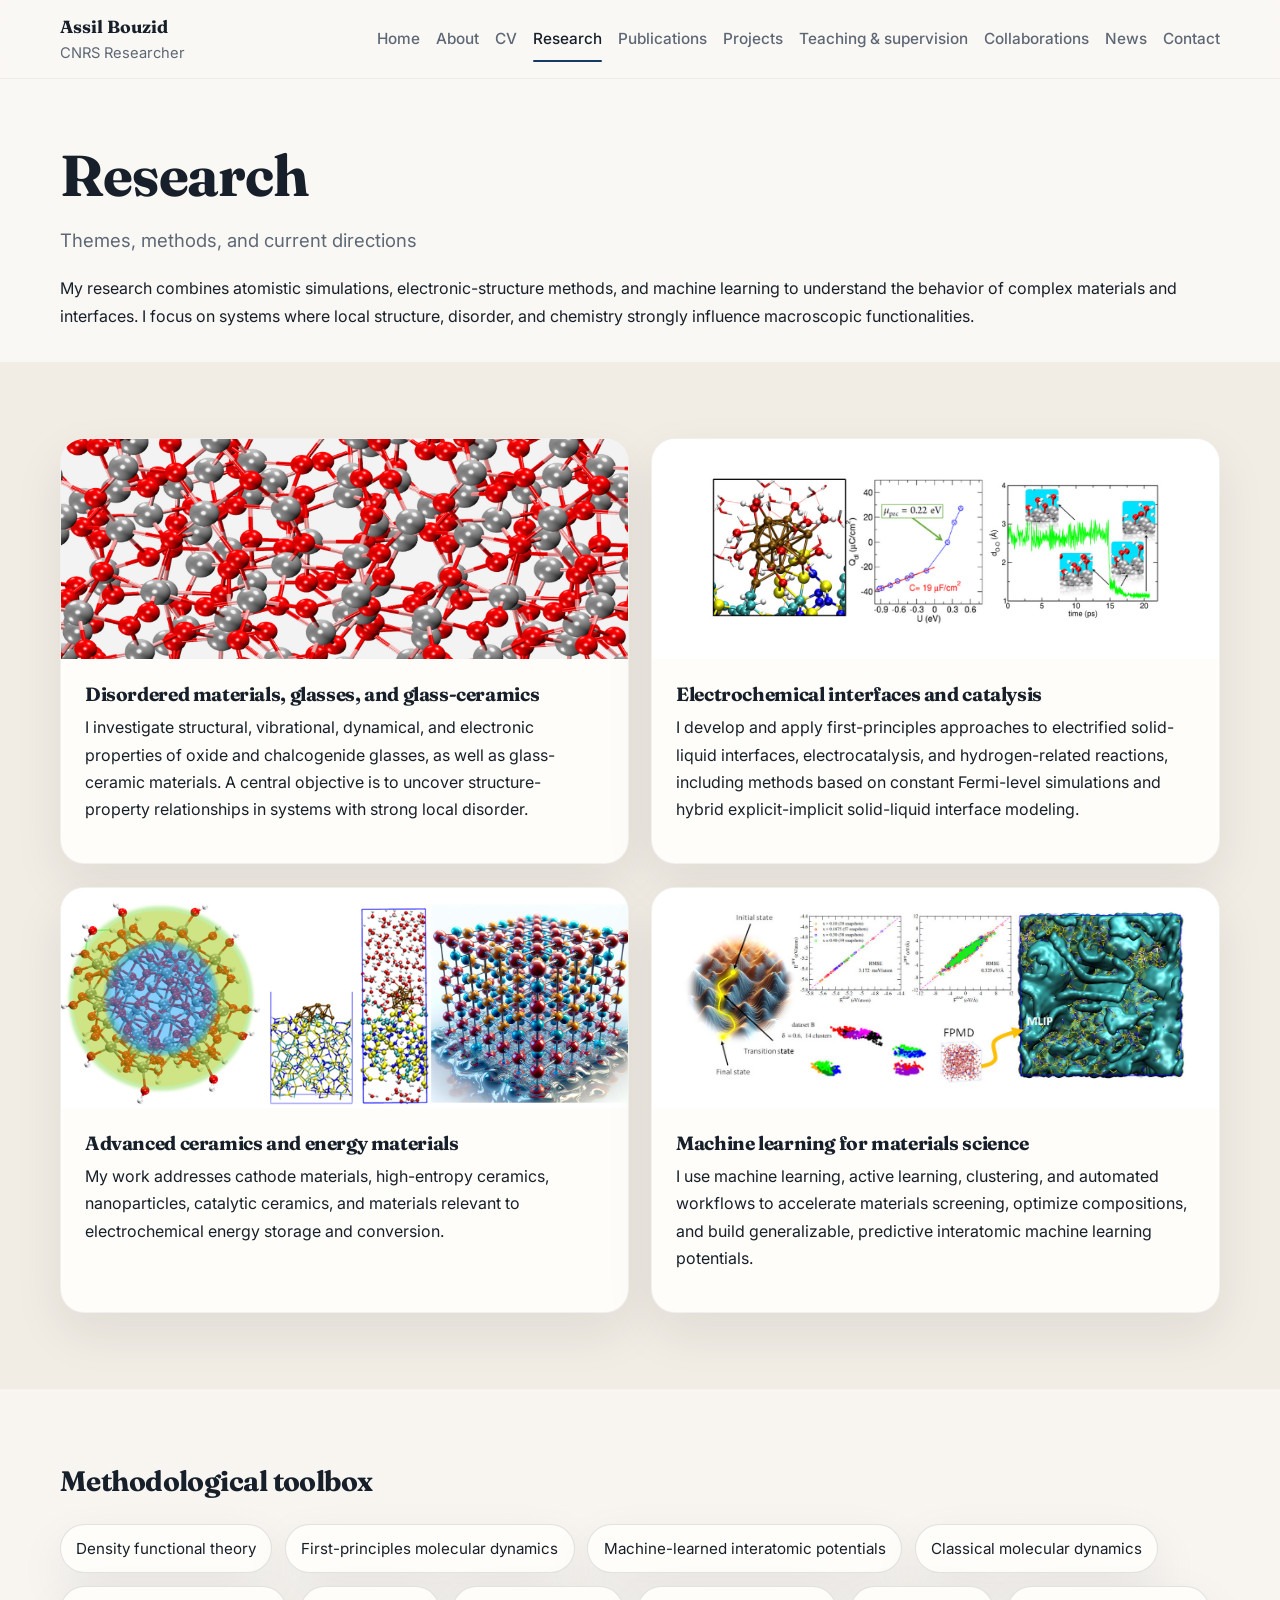
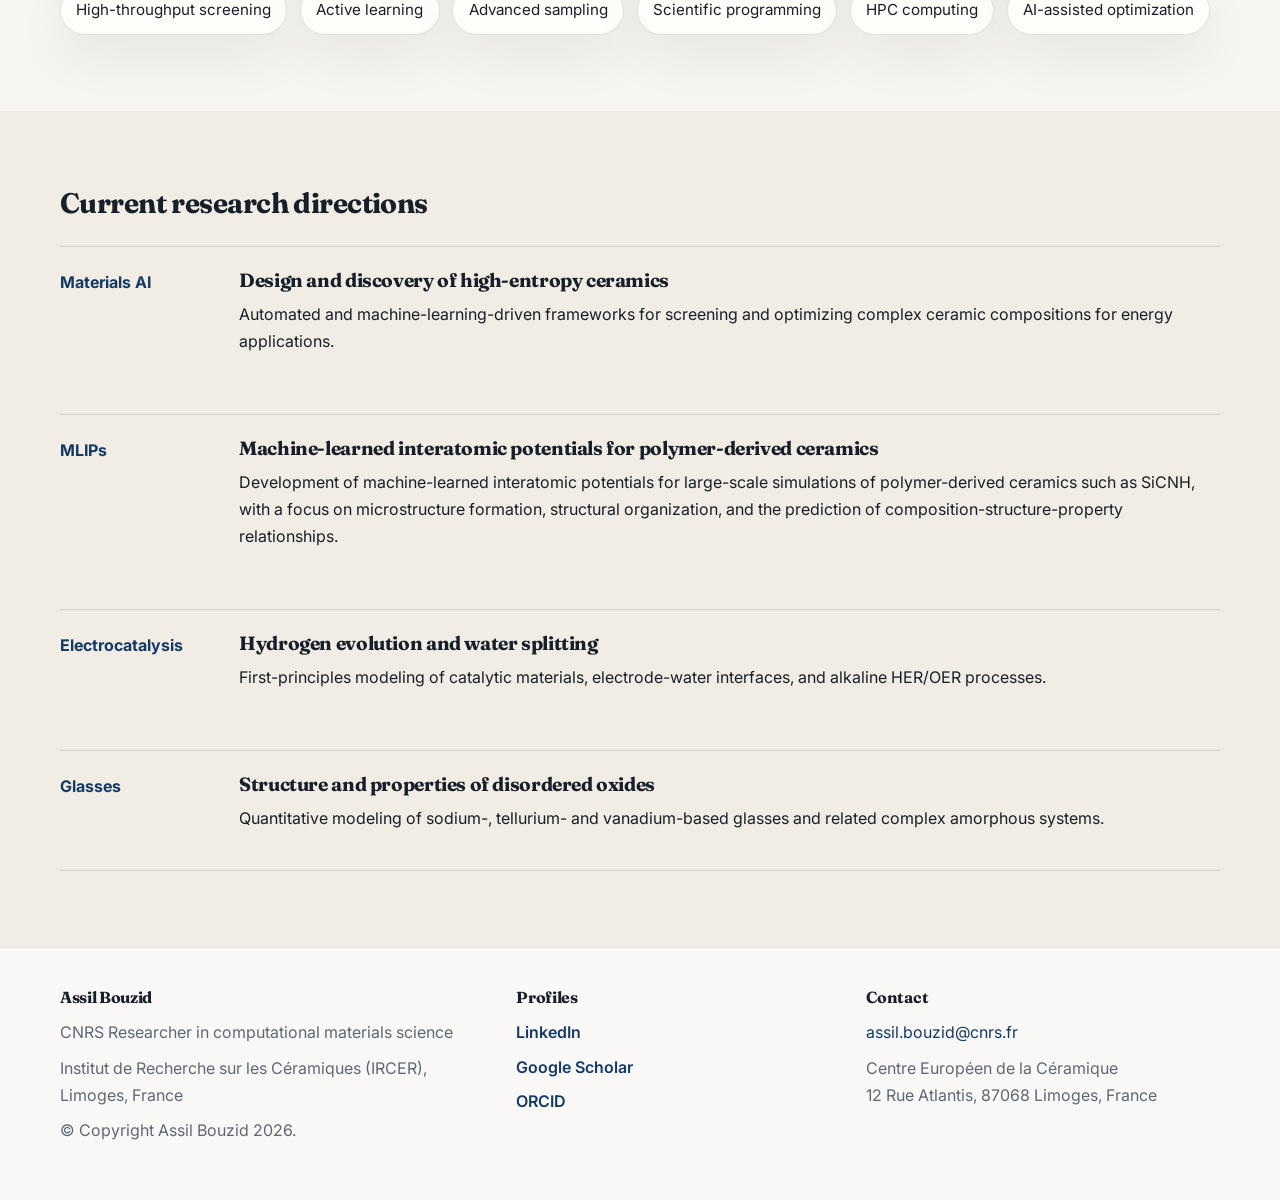
<file: research.html>
<!DOCTYPE html>
<html lang="en">
<head>
  <meta charset="UTF-8" />
  <meta name="viewport" content="width=device-width, initial-scale=1.0" />
  <title>Research | Assil Bouzid</title>
  <meta name="description" content="Academic website of Assil Bouzid, CNRS researcher in computational materials science." />
  <meta name="author" content="Assil Bouzid" />
  <meta name="robots" content="index, follow" />
  <link rel="canonical" href="https://assilbouzid.github.io/research.html" />

  <meta property="og:type" content="website" />
  <meta property="og:title" content="Research | Assil Bouzid" />
  <meta property="og:description" content="Academic website of Assil Bouzid, CNRS researcher in computational materials science." />
  <meta property="og:url" content="https://assilbouzid.github.io/research.html" />
  <meta property="og:site_name" content="Assil Bouzid" />
  <meta property="og:locale" content="en_US" />

  <meta name="twitter:card" content="summary" />
  <meta name="twitter:title" content="Research | Assil Bouzid" />
  <meta name="twitter:description" content="Academic website of Assil Bouzid, CNRS researcher in computational materials science." />

  <link rel="preconnect" href="https://fonts.googleapis.com">
  <link rel="preconnect" href="https://fonts.gstatic.com" crossorigin>
  <link href="https://fonts.googleapis.com/css2?family=Inter:wght@400;500;600;700;800&family=Fraunces:opsz,wght@9..144,600;9..144,700&display=swap" rel="stylesheet">
  <link rel="stylesheet" href="assets/css/style.css" />

  <script type="application/ld+json">
  {
    "@context": "https://schema.org",
    "@type": "WebPage",
    "name": "Research | Assil Bouzid",
    "url": "https://assilbouzid.github.io/research.html",
    "description": "Academic website of Assil Bouzid, CNRS researcher in computational materials science."
  }
  </script>

  <script type="application/ld+json">
  {
    "@context": "https://schema.org",
    "@type": "Person",
    "name": "Assil Bouzid",
    "url": "https://assilbouzid.github.io/",
    "jobTitle": "CNRS Researcher",
    "affiliation": {
      "@type": "Organization",
      "name": "Institut de Recherche sur les Céramiques (IRCER)"
    },
    "sameAs": [
      "https://www.linkedin.com/in/assil-bouzid-abba86112/",
      "https://scholar.google.ch/citations?user=bP3VzBwAAAAJ&hl=en",
      "https://orcid.org/0000-0002-9363-7240"
    ]
  }
  </script>
</head>
<body>
  <header class="site-header">
    <div class="container header-inner">
      <a class="brand" href="index.html">
        <span class="brand-name">Assil Bouzid</span>
        <span class="brand-role">CNRS Researcher</span>
      </a>
      <button class="nav-toggle" aria-label="Toggle navigation" aria-expanded="false">Menu</button>
      <nav class="site-nav" id="site-nav">
        <a href="index.html">Home</a>
        <a href="about.html">About</a>
        <a href="education.html">CV</a>
        <a href="research.html" class="active">Research</a>
        <a href="publications.html">Publications</a>
        <a href="projects.html">Projects</a>
        <a href="teaching.html">Teaching & supervision</a>
        <a href="collaborations.html">Collaborations</a>
        <a href="news.html">News</a>
        <a href="contact.html">Contact</a>
      </nav>
    </div>
  </header>

  <section class="page-hero">
    <div class="container">
      <h1>Research</h1>
      <p class="lead">Themes, methods, and current directions</p>
      <p>
        My research combines atomistic simulations, electronic-structure methods, and machine learning
        to understand the behavior of complex materials and interfaces. I focus on systems where local
        structure, disorder, and chemistry strongly influence macroscopic functionalities.
      </p>
    </div>
  </section>

  <main>
    <section class="section section-soft">
      <div class="container">
        <div class="card-grid two-up">
          <article class="card research-card">
            <img src="images/research-glasses.jpg" alt="Disordered materials, glasses, and glass-ceramics" class="research-card-image">
            <div class="research-card-content">
              <h3>Disordered materials, glasses, and glass-ceramics</h3>
              <p>
                I investigate structural, vibrational, dynamical, and electronic properties of oxide and
                chalcogenide glasses, as well as glass-ceramic materials. A central objective is to
                uncover structure-property relationships in systems with strong local disorder.
              </p>
            </div>
          </article>

          <article class="card research-card">
            <img src="images/research-electrochemistry.jpg" alt="Electrochemical interfaces and catalysis" class="research-card-image">
            <div class="research-card-content">
              <h3>Electrochemical interfaces and catalysis</h3>
              <p>
                I develop and apply first-principles approaches to electrified solid-liquid interfaces,
                electrocatalysis, and hydrogen-related reactions, including methods based on constant
                Fermi-level simulations and hybrid explicit-implicit solid-liquid interface modeling.
              </p>
            </div>
          </article>

          <article class="card research-card">
            <img src="images/research-ceramics.jpg" alt="Advanced ceramics and energy materials" class="research-card-image">
            <div class="research-card-content">
              <h3>Advanced ceramics and energy materials</h3>
              <p>
                My work addresses cathode materials, high-entropy ceramics, nanoparticles,
                catalytic ceramics, and materials relevant to electrochemical energy storage and conversion.
              </p>
            </div>
          </article>

          <article class="card research-card">
            <img src="images/research-ml.jpg" alt="Machine learning for materials science" class="research-card-image">
            <div class="research-card-content">
              <h3>Machine learning for materials science</h3>
              <p>
                I use machine learning, active learning, clustering, and automated workflows to accelerate
                materials screening, optimize compositions, and build generalizable, predictive interatomic machine learning potentials.
              </p>
            </div>
          </article>
        </div>
      </div>
    </section>

    <section class="section">
      <div class="container">
        <div class="section-heading">
          <h2>Methodological toolbox</h2>
        </div>
        <div class="pill-grid">
          <span class="pill">Density functional theory</span>
          <span class="pill">First-principles molecular dynamics</span>
          <span class="pill">Machine-learned interatomic potentials</span>
          <span class="pill">Classical molecular dynamics</span>
          <span class="pill">High-throughput screening</span>
          <span class="pill">Active learning</span>
          <span class="pill">Advanced sampling</span>
          <span class="pill">Scientific programming</span>
          <span class="pill">HPC computing</span>
          <span class="pill">AI-assisted optimization</span>
        </div>
      </div>
    </section>

    <section class="section section-soft">
  <div class="container">
    <div class="section-heading">
      <h2>Current research directions</h2>
    </div>
    <div class="timeline">
      <article class="timeline-item">
        <div class="timeline-year">Materials AI</div>
        <div>
          <h3>Design and discovery of high-entropy ceramics</h3>
          <p>Automated and machine-learning-driven frameworks for screening and optimizing complex ceramic compositions for energy applications.</p>
        </div>
      </article>

      <article class="timeline-item">
        <div class="timeline-year">MLIPs</div>
        <div>
          <h3>Machine-learned interatomic potentials for polymer-derived ceramics</h3>
          <p>Development of machine-learned interatomic potentials for large-scale simulations of polymer-derived ceramics such as SiCNH, with a focus on microstructure formation, structural organization, and the prediction of composition-structure-property relationships.</p>
        </div>
      </article>

      <article class="timeline-item">
        <div class="timeline-year">Electrocatalysis</div>
        <div>
          <h3>Hydrogen evolution and water splitting</h3>
          <p>First-principles modeling of catalytic materials, electrode-water interfaces, and alkaline HER/OER processes.</p>
        </div>
      </article>

      <article class="timeline-item">
        <div class="timeline-year">Glasses</div>
        <div>
          <h3>Structure and properties of disordered oxides</h3>
          <p>Quantitative modeling of sodium-, tellurium- and vanadium-based glasses and related complex amorphous systems.</p>
        </div>
      </article>
    </div>
  </div>
</section>
  </main>

  <footer class="site-footer">
    <div class="container footer-grid">
      <div>
        <h3>Assil Bouzid</h3>
        <p>CNRS Researcher in computational materials science</p>
        <p>Institut de Recherche sur les Céramiques (IRCER), Limoges, France</p>
        <p>&copy; Copyright Assil Bouzid 2026.</p>
      </div>
      <div>
        <h3>Profiles</h3>
        <div class="footer-links">
          <a href="https://www.linkedin.com/in/assil-bouzid-abba86112/" target="_blank" rel="noopener">LinkedIn</a>
          <a href="https://scholar.google.ch/citations?user=bP3VzBwAAAAJ&hl=en" target="_blank" rel="noopener">Google Scholar</a>
          <a href="https://orcid.org/0000-0002-9363-7240" target="_blank" rel="noopener">ORCID</a>
        </div>
      </div>
      <div>
        <h3>Contact</h3>
        <p><a href="mailto:assil.bouzid@cnrs.fr">assil.bouzid@cnrs.fr</a></p>
        <p>Centre Européen de la Céramique<br>12 Rue Atlantis, 87068 Limoges, France</p>
      </div>
    </div>
  </footer>

  <script src="assets/js/main.js"></script>
</body>
</html>
</file>
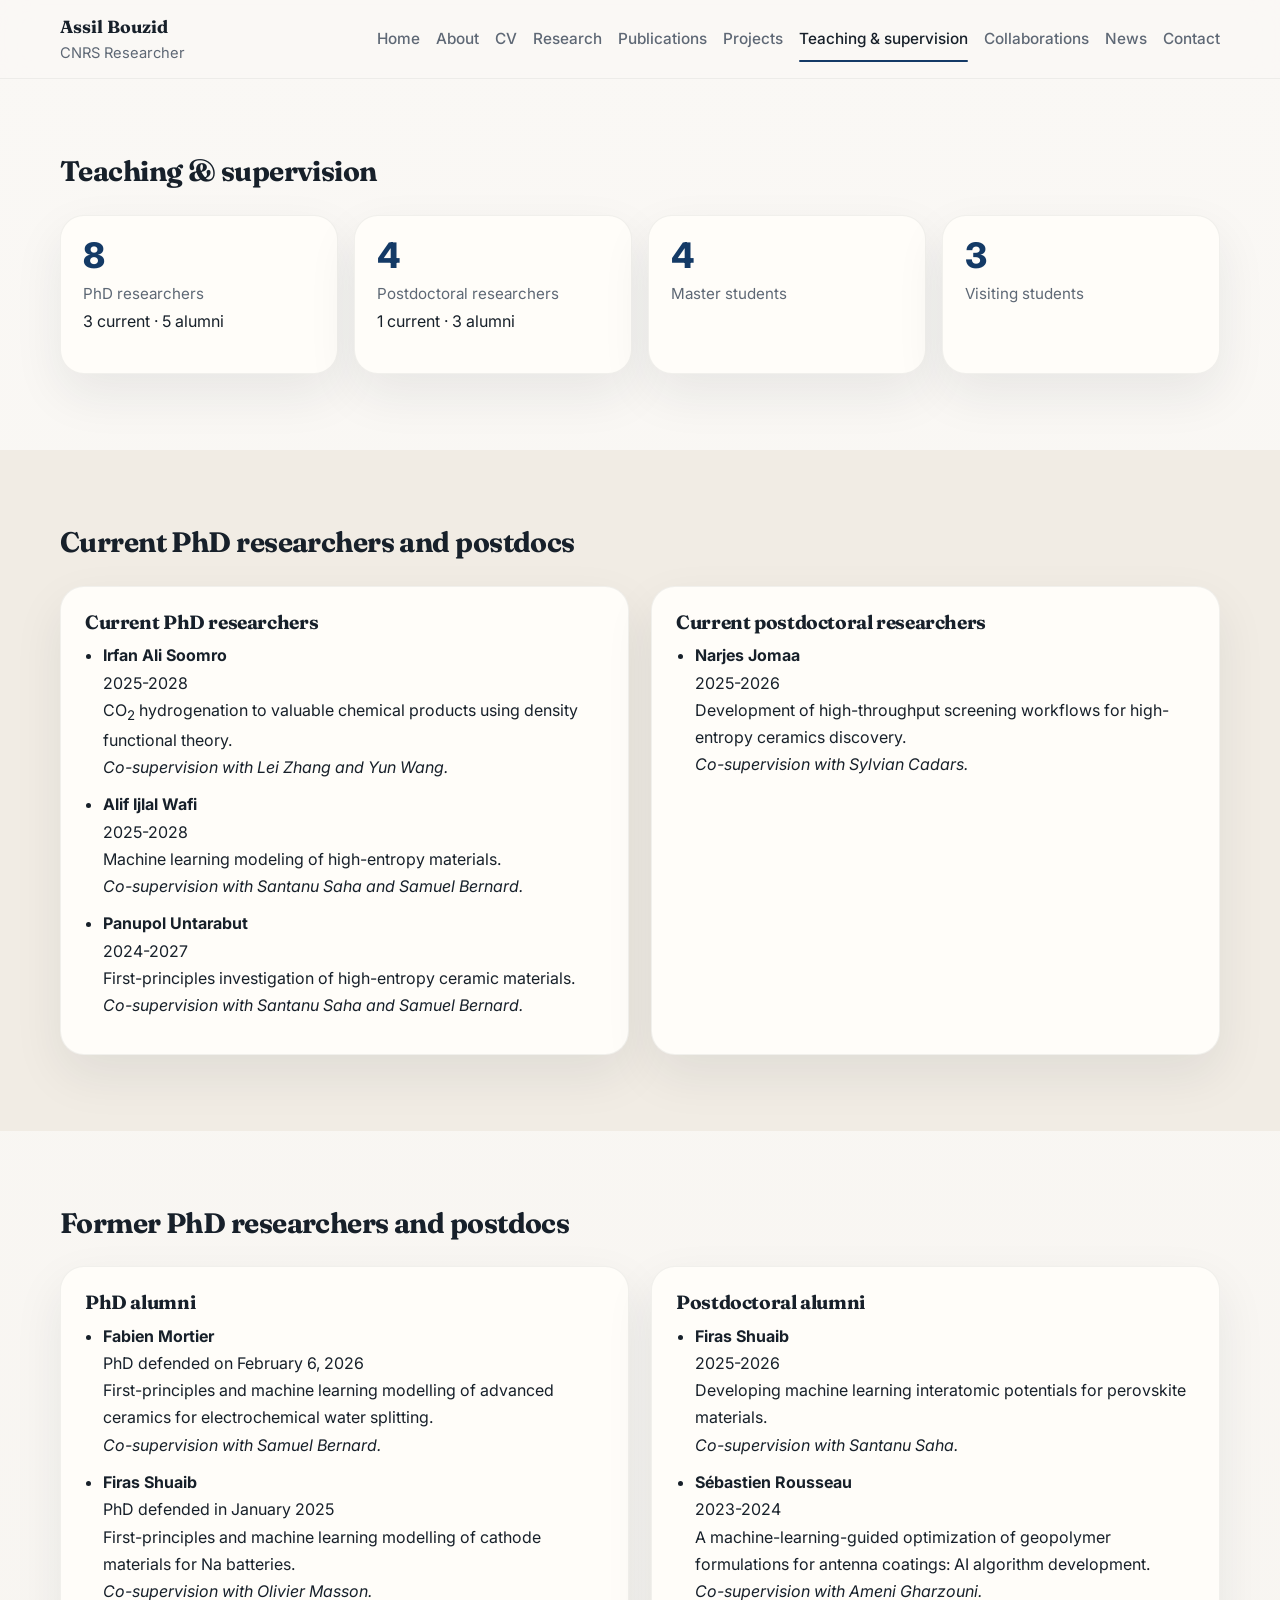
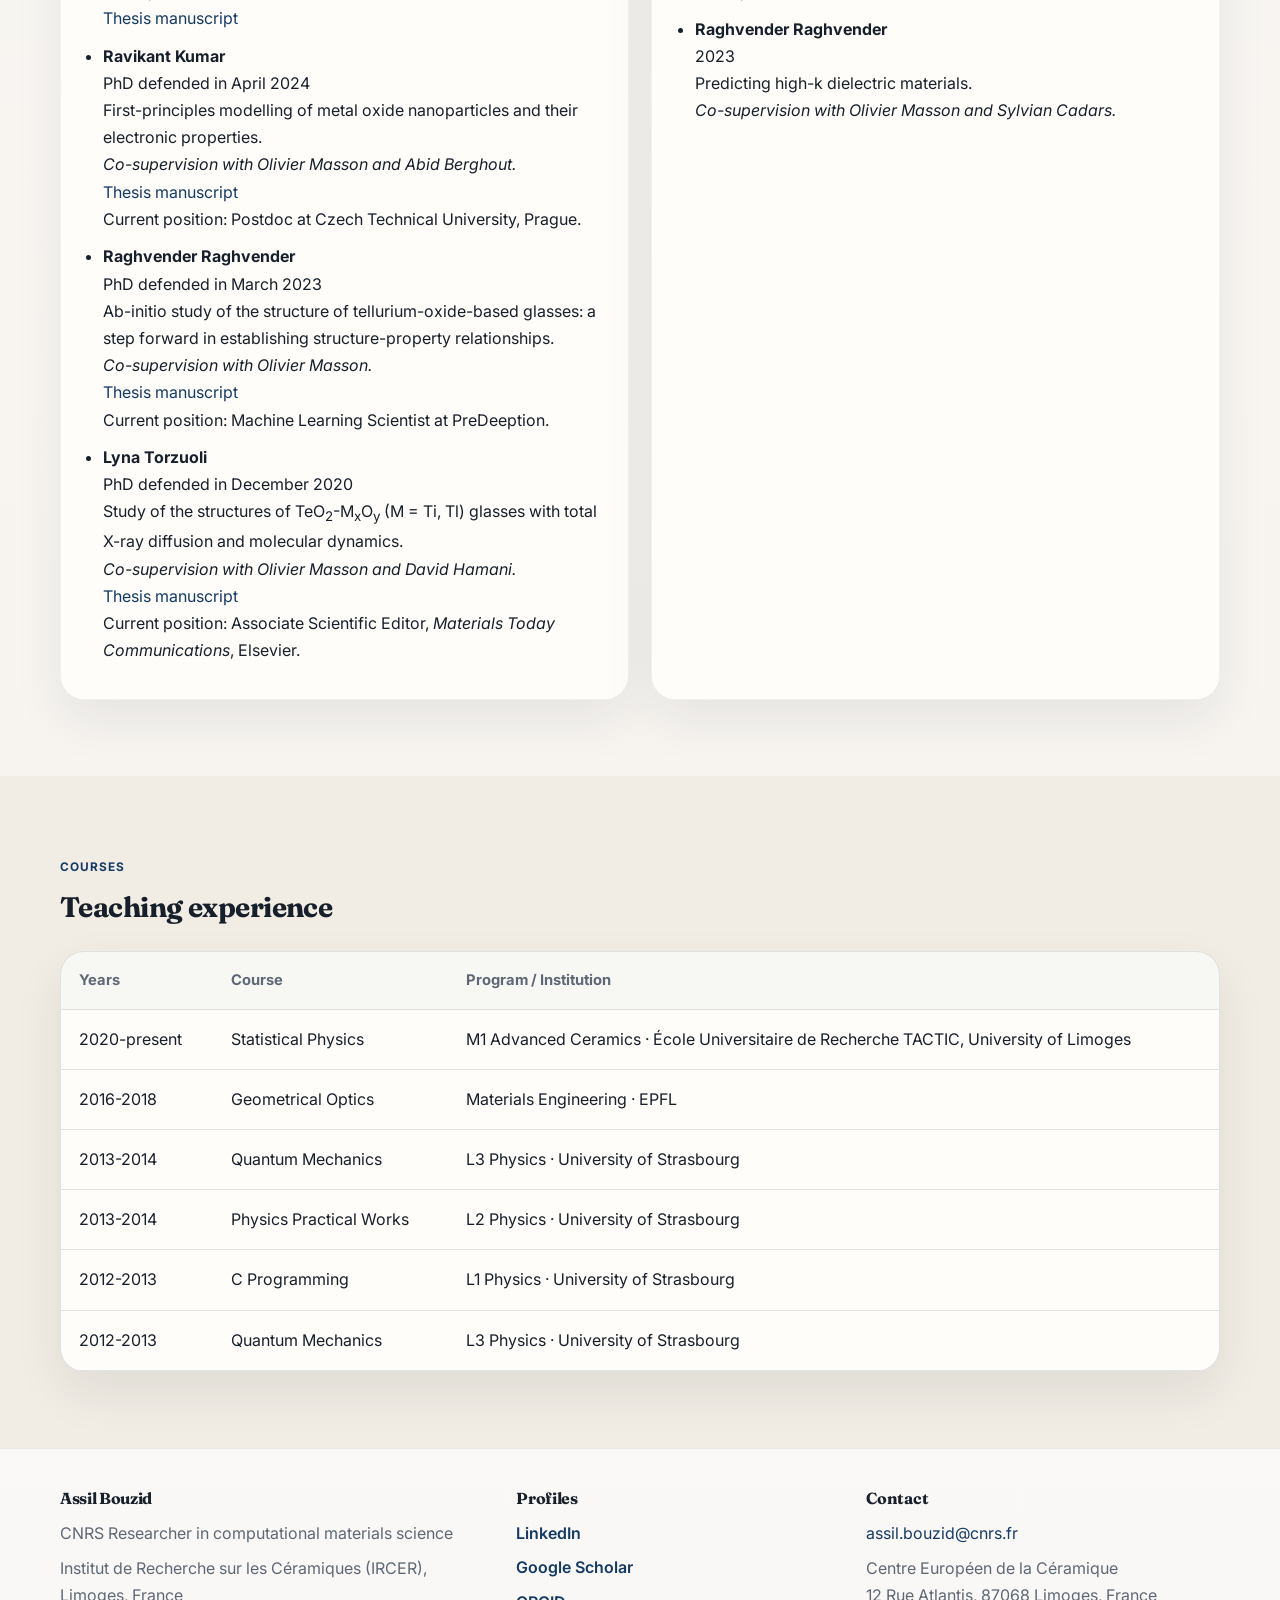
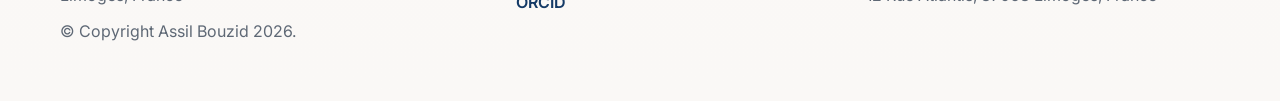
<file: teaching.html>
<!DOCTYPE html>
<html lang="en">
<head>
  <meta charset="UTF-8" />
  <meta name="viewport" content="width=device-width, initial-scale=1.0" />
  <title>Teaching | Assil Bouzid</title>
  <meta name="description" content="Academic website of Assil Bouzid, CNRS researcher in computational materials science." />
  <meta name="author" content="Assil Bouzid" />
  <meta name="robots" content="index, follow" />
  <link rel="canonical" href="https://assilbouzid.github.io/teaching.html" />

  <meta property="og:type" content="website" />
  <meta property="og:title" content="Teaching | Assil Bouzid" />
  <meta property="og:description" content="Academic website of Assil Bouzid, CNRS researcher in computational materials science." />
  <meta property="og:url" content="https://assilbouzid.github.io/teaching.html" />
  <meta property="og:site_name" content="Assil Bouzid" />
  <meta property="og:locale" content="en_US" />

  <meta name="twitter:card" content="summary" />
  <meta name="twitter:title" content="Teaching | Assil Bouzid" />
  <meta name="twitter:description" content="Academic website of Assil Bouzid, CNRS researcher in computational materials science." />

  <link rel="preconnect" href="https://fonts.googleapis.com">
  <link rel="preconnect" href="https://fonts.gstatic.com" crossorigin>
  <link href="https://fonts.googleapis.com/css2?family=Inter:wght@400;500;600;700;800&family=Fraunces:opsz,wght@9..144,600;9..144,700&display=swap" rel="stylesheet">
  <link rel="stylesheet" href="assets/css/style.css" />

  <script type="application/ld+json">
  {
    "@context": "https://schema.org",
    "@type": "WebPage",
    "name": "Teaching | Assil Bouzid",
    "url": "https://assilbouzid.github.io/teaching.html",
    "description": "Academic website of Assil Bouzid, CNRS researcher in computational materials science."
  }
  </script>

  <script type="application/ld+json">
  {
    "@context": "https://schema.org",
    "@type": "Person",
    "name": "Assil Bouzid",
    "url": "https://assilbouzid.github.io/",
    "jobTitle": "CNRS Researcher",
    "affiliation": {
      "@type": "Organization",
      "name": "Institut de Recherche sur les Céramiques (IRCER)"
    },
    "sameAs": [
      "https://www.linkedin.com/in/assil-bouzid-abba86112/",
      "https://scholar.google.ch/citations?user=bP3VzBwAAAAJ&hl=en",
      "https://orcid.org/0000-0002-9363-7240"
    ]
  }
  </script>
</head>
<body>
  <header class="site-header">
    <div class="container header-inner">
      <a class="brand" href="index.html">
        <span class="brand-name">Assil Bouzid</span>
        <span class="brand-role">CNRS Researcher</span>
      </a>
      <button class="nav-toggle" aria-label="Toggle navigation" aria-expanded="false">Menu</button>
      <nav class="site-nav" id="site-nav">
        <a href="index.html">Home</a>
        <a href="about.html">About</a>
        <a href="education.html">CV</a>
        <a href="research.html">Research</a>
        <a href="publications.html">Publications</a>
        <a href="projects.html">Projects</a>
        <a href="teaching.html" class="active">Teaching & supervision</a>
        <a href="collaborations.html">Collaborations</a>
        <a href="news.html">News</a>
        <a href="contact.html">Contact</a>
      </nav>
    </div>
  </header>

  <main>

    <section class="section">
      <div class="container">
        <div class="section-heading">
          <h2>Teaching &amp; supervision</h2>
        </div>
        <div class="stats-grid">
          <article class="stat-card">
            <span class="stat-number">8</span>
            <span class="stat-label">PhD researchers</span>
            <p>3 current · 5 alumni</p>
          </article>
          <article class="stat-card">
            <span class="stat-number">4</span>
            <span class="stat-label">Postdoctoral researchers</span>
            <p>1 current · 3 alumni</p>
          </article>
          <article class="stat-card">
            <span class="stat-number">4</span>
            <span class="stat-label">Master students</span>
          </article>
          <article class="stat-card">
            <span class="stat-number">3</span>
            <span class="stat-label">Visiting students</span>
          </article>
        </div>
      </div>
    </section>

    <section class="section section-soft">
      <div class="container">
        <div class="section-heading">
          <h2>Current PhD researchers and postdocs</h2>
        </div>

        <div class="card-grid two-up">
          <article class="card">
            <h3>Current PhD researchers</h3>
            <ul class="clean-list">
              <li>
                <strong>Irfan Ali Soomro</strong><br>
                <span>2025-2028</span><br>
                CO<sub>2</sub> hydrogenation to valuable chemical products using density functional theory.<br>
                <em>Co-supervision with Lei Zhang and Yun Wang.</em>
              </li>
              <li>
                <strong>Alif Ijlal Wafi</strong><br>
                <span>2025-2028</span><br>
                Machine learning modeling of high-entropy materials.<br>
                <em>Co-supervision with Santanu Saha and Samuel Bernard.</em>
              </li>
              <li>
                <strong>Panupol Untarabut</strong><br>
                <span>2024-2027</span><br>
                First-principles investigation of high-entropy ceramic materials.<br>
                <em>Co-supervision with Santanu Saha and Samuel Bernard.</em>
              </li>
            </ul>
          </article>

          <article class="card">
            <h3>Current postdoctoral researchers</h3>
            <ul class="clean-list">
              <li>
                <strong>Narjes Jomaa</strong><br>
                <span>2025-2026</span><br>
                Development of high-throughput screening workflows for high-entropy ceramics discovery.<br>
                <em>Co-supervision with Sylvian Cadars.</em>
              </li>
            </ul>
          </article>
        </div>
      </div>
    </section>

    <section class="section">
      <div class="container">
        <div class="section-heading">
          <h2>Former PhD researchers and postdocs</h2>
        </div>

        <div class="card-grid two-up">
          <article class="card">
            <h3>PhD alumni</h3>
            <ul class="clean-list">
              <li>
                <strong>Fabien Mortier</strong><br>
                <span>PhD defended on February 6, 2026</span><br>
                First-principles and machine learning modelling of advanced ceramics for electrochemical water splitting.<br>
                <em>Co-supervision with Samuel Bernard.</em>
              </li>
              <li>
                <strong>Firas Shuaib</strong><br>
                <span>PhD defended in January 2025</span><br>
                First-principles and machine learning modelling of cathode materials for Na batteries.<br>
                <em>Co-supervision with Olivier Masson.</em><br>
                <a href="https://theses.hal.science/tel-05131810" target="_blank" rel="noopener">Thesis manuscript</a>
              </li>
              <li>
                <strong>Ravikant Kumar</strong><br>
                <span>PhD defended in April 2024</span><br>
                First-principles modelling of metal oxide nanoparticles and their electronic properties.<br>
                <em>Co-supervision with Olivier Masson and Abid Berghout.</em><br>
                <a href="https://theses.hal.science/tel-04871574" target="_blank" rel="noopener">Thesis manuscript</a><br>
                Current position: Postdoc at Czech Technical University, Prague.
              </li>
              <li>
                <strong>Raghvender Raghvender</strong><br>
                <span>PhD defended in March 2023</span><br>
                Ab-initio study of the structure of tellurium-oxide-based glasses: a step forward in establishing structure-property relationships.<br>
                <em>Co-supervision with Olivier Masson.</em><br>
                <a href="https://theses.hal.science/tel-04126904" target="_blank" rel="noopener">Thesis manuscript</a><br>
                Current position: Machine Learning Scientist at PreDeeption.
              </li>
              <li>
                <strong>Lyna Torzuoli</strong><br>
                <span>PhD defended in December 2020</span><br>
                Study of the structures of TeO<sub>2</sub>-M<sub>x</sub>O<sub>y</sub> (M = Ti, Tl) glasses with total X-ray diffusion and molecular dynamics.<br>
                <em>Co-supervision with Olivier Masson and David Hamani.</em><br>
                <a href="https://theses.hal.science/tel-03151273" target="_blank" rel="noopener">Thesis manuscript</a><br>
                Current position: Associate Scientific Editor, <em>Materials Today Communications</em>, Elsevier.
              </li>
            </ul>
          </article>

          <article class="card">
            <h3>Postdoctoral alumni</h3>
            <ul class="clean-list">
              <li>
                <strong>Firas Shuaib</strong><br>
                <span>2025-2026</span><br>
                Developing machine learning interatomic potentials for perovskite materials.<br>
                <em>Co-supervision with Santanu Saha.</em>
              </li>
              <li>
                <strong>Sébastien Rousseau</strong><br>
                <span>2023-2024</span><br>
                A machine-learning-guided optimization of geopolymer formulations for antenna coatings: AI algorithm development.<br>
                <em>Co-supervision with Ameni Gharzouni.</em>
              </li>
              <li>
                <strong>Raghvender Raghvender</strong><br>
                <span>2023</span><br>
                Predicting high-k dielectric materials.<br>
                <em>Co-supervision with Olivier Masson and Sylvian Cadars.</em>
              </li>
            </ul>
          </article>
        </div>
      </div>
    </section>

    <section class="section section-soft">
      <div class="container">
        <div class="section-heading">
          <span class="eyebrow">Courses</span>
          <h2>Teaching experience</h2>
        </div>
        <div class="table-wrap">
          <table>
            <thead>
              <tr>
                <th>Years</th>
                <th>Course</th>
                <th>Program / Institution</th>
              </tr>
            </thead>
            <tbody>
              <tr>
                <td>2020-present</td>
                <td>Statistical Physics</td>
                <td>M1 Advanced Ceramics · École Universitaire de Recherche TACTIC, University of Limoges</td>
              </tr>
              <tr>
                <td>2016-2018</td>
                <td>Geometrical Optics</td>
                <td>Materials Engineering · EPFL</td>
              </tr>
              <tr>
                <td>2013-2014</td>
                <td>Quantum Mechanics</td>
                <td>L3 Physics · University of Strasbourg</td>
              </tr>
              <tr>
                <td>2013-2014</td>
                <td>Physics Practical Works</td>
                <td>L2 Physics · University of Strasbourg</td>
              </tr>
              <tr>
                <td>2012-2013</td>
                <td>C Programming</td>
                <td>L1 Physics · University of Strasbourg</td>
              </tr>
              <tr>
                <td>2012-2013</td>
                <td>Quantum Mechanics</td>
                <td>L3 Physics · University of Strasbourg</td>
              </tr>
            </tbody>
          </table>
        </div>
      </div>
    </section>

  </main>

  <footer class="site-footer">
    <div class="container footer-grid">
      <div>
        <h3>Assil Bouzid</h3>
        <p>CNRS Researcher in computational materials science</p>
        <p>Institut de Recherche sur les Céramiques (IRCER), Limoges, France</p>
        <p>&copy; Copyright Assil Bouzid 2026.</p>
      </div>
      <div>
        <h3>Profiles</h3>
        <div class="footer-links">
          <a href="https://www.linkedin.com/in/assil-bouzid-abba86112/" target="_blank" rel="noopener">LinkedIn</a>
          <a href="https://scholar.google.ch/citations?user=bP3VzBwAAAAJ&hl=en" target="_blank" rel="noopener">Google Scholar</a>
          <a href="https://orcid.org/0000-0002-9363-7240" target="_blank" rel="noopener">ORCID</a>
        </div>
      </div>
      <div>
        <h3>Contact</h3>
        <p><a href="mailto:assil.bouzid@cnrs.fr">assil.bouzid@cnrs.fr</a></p>
        <p>Centre Européen de la Céramique<br>12 Rue Atlantis, 87068 Limoges, France</p>
      </div>
    </div>
  </footer>

  <script src="assets/js/main.js"></script>
</body>
</html>
</file>
<file: assets/css/style.css>
:root {
  --bg: #f6f3ee;
  --surface: #fffdf9;
  --surface-2: #f1ece4;
  --text: #17202a;
  --muted: #5e6875;
  --line: rgba(23, 32, 42, 0.12);
  --accent: #143a66;
  --accent-soft: rgba(20, 58, 102, 0.08);
  --shadow: 0 20px 50px rgba(24, 35, 52, 0.08);
  --radius: 24px;
  --radius-sm: 16px;
  --container: 1160px;
  --container-narrow: 840px;
}

*,
*::before,
*::after {
  box-sizing: border-box;
}

html {
  scroll-behavior: smooth;
}

body {
  margin: 0;
  font-family: "Inter", system-ui, sans-serif;
  color: var(--text);
  background: linear-gradient(180deg, #faf8f5 0%, var(--bg) 100%);
  line-height: 1.7;
}

img {
  max-width: 100%;
  display: block;
}

a {
  color: var(--accent);
  text-decoration: none;
}

a:hover {
  text-decoration: underline;
}

.container {
  width: min(calc(100% - 2rem), var(--container));
  margin: 0 auto;
}

.narrow {
  width: min(calc(100% - 2rem), var(--container-narrow));
  margin: 0 auto;
}

.site-header {
  position: sticky;
  top: 0;
  z-index: 30;
  backdrop-filter: blur(16px);
  background: rgba(250, 248, 245, 0.78);
  border-bottom: 1px solid rgba(23, 32, 42, 0.06);
}

.header-inner {
  display: flex;
  align-items: center;
  justify-content: space-between;
  gap: 1.5rem;
  min-height: 78px;
}

.brand {
  display: inline-flex;
  flex-direction: column;
  color: var(--text);
  text-decoration: none;
}

.brand-name {
  font-family: "Fraunces", Georgia, serif;
  font-size: 1.1rem;
  font-weight: 700;
}

.brand-role {
  color: var(--muted);
  font-size: 0.92rem;
}

.site-nav {
  display: flex;
  align-items: center;
  flex-wrap: wrap;
  gap: 1rem;
}

.site-nav a {
  color: var(--muted);
  font-size: 0.96rem;
  font-weight: 500;
  padding: 0.2rem 0;
  position: relative;
  text-decoration: none;
}

.site-nav a.active,
.site-nav a:hover {
  color: var(--text);
}

.site-nav a.active::after {
  content: "";
  position: absolute;
  left: 0;
  right: 0;
  bottom: -0.45rem;
  height: 2px;
  background: var(--accent);
  border-radius: 999px;
}

.nav-toggle {
  display: none;
  border: 1px solid var(--line);
  background: var(--surface);
  padding: 0.65rem 0.9rem;
  border-radius: 999px;
  font: inherit;
}

.section {
  padding: 4.75rem 0;
}

.section-soft {
  background: var(--surface-2);
}

.page-hero {
  padding: 4rem 0 1rem;
}

.eyebrow {
  display: inline-block;
  letter-spacing: 0.08em;
  text-transform: uppercase;
  font-size: 0.74rem;
  font-weight: 700;
  color: var(--accent);
  margin-bottom: 0.9rem;
}

.display-title,
.page-hero h1,
h1,
h2,
h3 {
  font-family: "Fraunces", Georgia, serif;
  line-height: 1.15;
  letter-spacing: -0.02em;
  margin-top: 0;
}

.display-title {
  font-size: clamp(2.8rem, 5vw, 5rem);
  max-width: 12ch;
  margin-bottom: 1rem;
}

.page-hero h1 {
  font-size: clamp(2.4rem, 4.5vw, 4.2rem);
  margin-bottom: 1rem;
}

h2 {
  font-size: clamp(1.7rem, 2.2vw, 2.4rem);
  margin-bottom: 0.9rem;
}

h3 {
  font-size: 1.2rem;
  margin-bottom: 0.6rem;
}

p {
  margin-top: 0;
  color: var(--text);
}

.lead {
  font-size: 1.16rem;
  color: var(--muted);
  max-width: 62ch;
}

.hero-intro {
  max-width: 62ch;
  color: var(--muted);
}

.hero-grid {
  display: grid;
  grid-template-columns: minmax(0, 1.5fr) minmax(280px, 0.9fr);
  gap: 2rem;
  align-items: start;
}

.hero-card,
.card,
.stat-card {
  background: var(--surface);
  border: 1px solid rgba(23, 32, 42, 0.06);
  border-radius: var(--radius);
  box-shadow: var(--shadow);
}

.hero-card {
  padding: 1.5rem;
}

.card {
  padding: 1.5rem;
}

.project-card {
  min-height: 100%;
}

.project-tag {
  display: inline-block;
  font-size: 0.82rem;
  color: var(--accent);
  background: var(--accent-soft);
  padding: 0.35rem 0.65rem;
  border-radius: 999px;
  margin-bottom: 1rem;
}

.icon-list,
.clean-list,
.link-list {
  margin: 0;
  padding-left: 1.15rem;
}

.clean-list li,
.link-list li,
.icon-list li {
  margin-bottom: 0.65rem;
}

.button-row {
  display: flex;
  flex-wrap: wrap;
  gap: 0.85rem;
  margin: 1.75rem 0 1rem;
}

.button {
  display: inline-flex;
  align-items: center;
  justify-content: center;
  border-radius: 999px;
  padding: 0.9rem 1.2rem;
  font-weight: 600;
  text-decoration: none;
  transition: transform 0.15s ease, box-shadow 0.15s ease;
}

.button:hover {
  text-decoration: none;
  transform: translateY(-1px);
}

.button-primary {
  color: white;
  background: var(--accent);
  box-shadow: 0 14px 30px rgba(20, 58, 102, 0.18);
}

.button-secondary {
  color: var(--text);
  background: rgba(255, 255, 255, 0.75);
  border: 1px solid var(--line);
}

.profile-links {
  display: flex;
  flex-wrap: wrap;
  gap: 1rem;
  margin-top: 1rem;
}

.profile-links a,
.footer-links a,
.text-link {
  font-weight: 600;
}

.section-heading {
  margin-bottom: 1.7rem;
}

.two-column-text {
  display: grid;
  grid-template-columns: 1fr 1fr;
  gap: 2rem;
}

.card-grid {
  display: grid;
  gap: 1.4rem;
}

.card-grid.two-up {
  grid-template-columns: repeat(2, minmax(0, 1fr));
}

.card-grid.three-up {
  grid-template-columns: repeat(3, minmax(0, 1fr));
}

.stats-grid {
  display: grid;
  grid-template-columns: repeat(4, minmax(0, 1fr));
  gap: 1rem;
}

.stat-card {
  padding: 1.4rem;
}

.stat-number {
  display: block;
  font-size: 2.2rem;
  font-weight: 800;
  line-height: 1;
  color: var(--accent);
  margin-bottom: 0.45rem;
}

.stat-label {
  color: var(--muted);
  font-size: 0.95rem;
}

.pill-grid {
  display: flex;
  flex-wrap: wrap;
  gap: 0.8rem;
}

.pill {
  display: inline-flex;
  align-items: center;
  padding: 0.65rem 0.95rem;
  border-radius: 999px;
  background: var(--surface);
  border: 1px solid var(--line);
  box-shadow: var(--shadow);
  font-size: 0.95rem;
}

.timeline {
  display: grid;
  gap: 1.25rem;
}

.timeline-item {
  display: grid;
  grid-template-columns: 160px minmax(0, 1fr);
  gap: 1.2rem;
  padding: 1.4rem 0;
  border-top: 1px solid var(--line);
}

.timeline-item:last-child {
  border-bottom: 1px solid var(--line);
}

.timeline-year {
  color: var(--accent);
  font-weight: 700;
}

.publication-list {
  display: grid;
  gap: 1rem;
}

.publication-item {
  display: grid;
  grid-template-columns: 84px 1fr;
  gap: 1rem;
  padding: 1.2rem 1.3rem;
  background: var(--surface);
  border-radius: var(--radius-sm);
  border: 1px solid var(--line);
  box-shadow: var(--shadow);
}

.pub-year {
  font-weight: 800;
  color: var(--accent);
  font-size: 0.95rem;
}

.pub-body p {
  color: var(--muted);
  margin-bottom: 0.35rem;
}

.link-list {
  list-style: none;
  padding-left: 0;
}

.link-list li {
  display: flex;
  align-items: baseline;
  gap: 0.9rem;
  padding: 0.65rem 0;
  border-top: 1px solid var(--line);
}

.link-list li:first-child {
  border-top: 0;
  padding-top: 0;
}

.list-year {
  min-width: 3.25rem;
  color: var(--accent);
  font-weight: 700;
}

.table-wrap {
  overflow-x: auto;
  background: var(--surface);
  border-radius: var(--radius);
  border: 1px solid var(--line);
  box-shadow: var(--shadow);
}

table {
  width: 100%;
  border-collapse: collapse;
  min-width: 680px;
}

th,
td {
  text-align: left;
  padding: 1rem 1.1rem;
  border-bottom: 1px solid var(--line);
  vertical-align: top;
}

th {
  color: var(--muted);
  font-size: 0.92rem;
  font-weight: 700;
  background: rgba(20, 58, 102, 0.03);
}

.site-footer {
  border-top: 1px solid rgba(23, 32, 42, 0.08);
  background: rgba(255, 255, 255, 0.42);
  padding: 2.5rem 0 3rem;
}

.footer-grid {
  display: grid;
  grid-template-columns: 1.2fr 0.9fr 1fr;
  gap: 2rem;
}

.footer-grid h3 {
  font-size: 1rem;
  margin-bottom: 0.8rem;
}

.footer-grid p {
  color: var(--muted);
  margin-bottom: 0.5rem;
}

.footer-links {
  display: grid;
  gap: 0.45rem;
}

@media (max-width: 1040px) {
  .card-grid.three-up,
  .stats-grid,
  .footer-grid,
  .hero-grid,
  .two-column-text {
    grid-template-columns: 1fr;
  }

  .card-grid.two-up {
    grid-template-columns: 1fr;
  }
}

@media (max-width: 860px) {
  .nav-toggle {
    display: inline-flex;
  }

  .site-nav {
    position: absolute;
    left: 1rem;
    right: 1rem;
    top: calc(100% + 0.5rem);
    display: none;
    flex-direction: column;
    align-items: flex-start;
    background: rgba(255,255,255,0.98);
    border: 1px solid rgba(23, 32, 42, 0.08);
    box-shadow: var(--shadow);
    border-radius: 22px;
    padding: 1rem;
  }

  .site-nav.open {
    display: flex;
  }

  .timeline-item,
  .publication-item {
    grid-template-columns: 1fr;
  }
}

.research-card {
  padding: 0;
  overflow: hidden;
}

.research-card-image {
  display: block;
  width: 100%;
  height: 220px;
  object-fit: cover;
}

.research-card-content {
  padding: 1.5rem;
}

.about-layout {
  display: grid;
  grid-template-columns: minmax(0, 1.7fr) minmax(260px, 380px);
  gap: 2rem;
  align-items: start;
}

.about-photo-card {
  background: #ffffff;
  border-radius: 24px;
  overflow: hidden;
  box-shadow: 0 12px 30px rgba(15, 23, 42, 0.08);
  margin-top: 15%;
}

.about-photo {
  display: block;
  width: 100%;
  height: auto;
  object-fit: cover;
}

@media (max-width: 900px) {
  .about-layout {
    grid-template-columns: 1fr;
  }

  .about-photo-card {
    max-width: 380px;
  }
  }

  .news-grid {
  display: grid;
  grid-template-columns: repeat(2, minmax(0, 1fr));
  gap: 1.5rem;
}

.news-card {
  padding: 0;
  overflow: hidden;
}

.news-card-image {
  display: block;
  width: 100%;
  height: auto;
  aspect-ratio: 16 / 9;
  object-fit: contain;
  background: #f6f3ee;
}

.news-card-content {
  padding: 1.4rem 1.5rem 1.5rem;
}

.news-date {
  display: inline-block;
  margin-bottom: 0.75rem;
  font-size: 0.82rem;
  font-weight: 700;
  letter-spacing: 0.04em;
  text-transform: uppercase;
  color: var(--accent);
}

.news-card h3 {
  margin-bottom: 0.65rem;
}

.news-card p {
  color: var(--muted);
  margin-bottom: 0;
}

@media (max-width: 1040px) {
  .news-grid {
    grid-template-columns: 1fr;
  }
}

.hero-side {
  display: flex;
  flex-direction: column;
  gap: 1rem;
}

.hero-logo {
  background: var(--surface);
  border: 1px solid rgba(23, 32, 42, 0.06);
  border-radius: var(--radius);
  box-shadow: var(--shadow);
  padding: 1.25rem;
}

.hero-logo-image {
  display: block;
  width: 100%;
  height: auto;
  }
</file>
